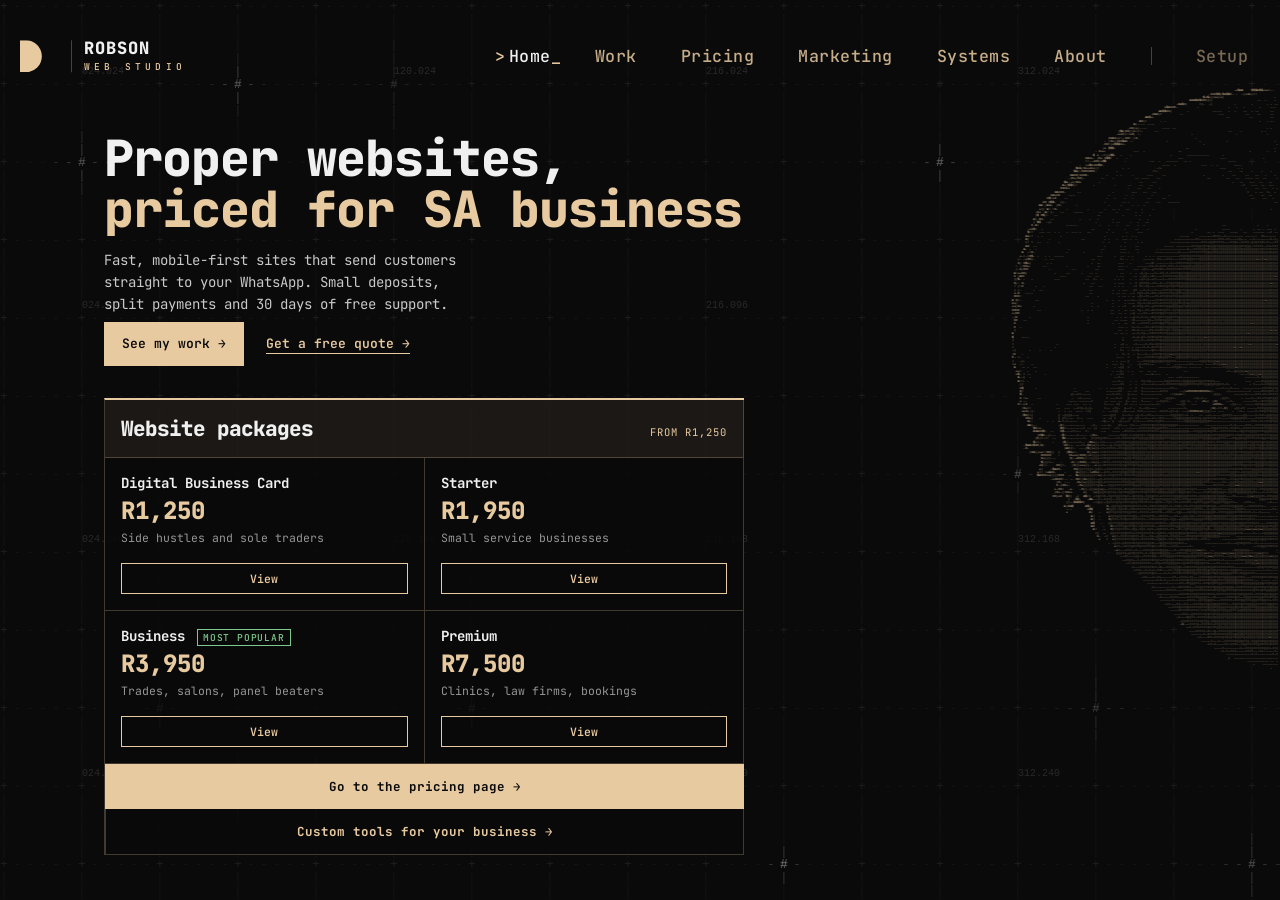
<file: index.html>
<!doctype html>
<html lang="en">
<head>
<meta charset="utf-8">
<meta name="viewport" content="width=device-width, initial-scale=1">
<title>Robson Web Studio — Websites for South African business</title>
<meta name="description" content="Fast, mobile-first websites for South African businesses. Packages from R1,250, split payments, free copywriting and 30 days of free support. Johannesburg.">
<link rel="canonical" href="https://robsonwebstudio.com/">
<meta property="og:type" content="website">
<meta property="og:site_name" content="Robson Web Studio">
<meta property="og:title" content="Robson Web Studio — Websites for South African business">
<meta property="og:description" content="Fast, mobile-first websites for South African businesses. Packages from R1,250, split payments, free copywriting and 30 days of free support. Johannesburg.">
<meta property="og:url" content="https://robsonwebstudio.com/">
<meta property="og:image" content="https://robsonwebstudio.com/img/og-studio.png">
<meta property="og:image:width" content="1200">
<meta property="og:image:height" content="630">
<meta property="og:image:alt" content="Robson Web Studio: Proper websites, priced for SA business">
<meta name="twitter:card" content="summary_large_image">
<meta name="twitter:image" content="https://robsonwebstudio.com/img/og-studio.png">
<meta name="theme-color" content="#0a0a0a">
<link rel="icon" type="image/svg+xml" href="img/favicon.svg?v=2">
<link rel="preconnect" href="https://fonts.googleapis.com">
<link rel="preconnect" href="https://fonts.gstatic.com" crossorigin>
<link href="https://fonts.googleapis.com/css2?family=JetBrains+Mono:wght@400..800&amp;display=swap" rel="stylesheet">
<link rel="stylesheet" href="css/style.css?v=187">
<script src="js/nav.js?v=14"></script>
<script type="application/ld+json">{
  "@context": "https://schema.org",
  "@type": "ProfessionalService",
  "name": "Robson Web Studio",
  "url": "https://robsonwebstudio.com/",
  "image": "https://robsonwebstudio.com/img/og-studio.png",
  "description": "Fast, mobile-first websites for South African businesses. Packages from R1,250, split payments, free copywriting and 30 days of free support.",
  "telephone": "+27844114748",
  "email": "darren@robsonwebstudio.com",
  "priceRange": "R1,250 - R7,500",
  "areaServed": {
    "@type": "Country",
    "name": "South Africa"
  },
  "address": {
    "@type": "PostalAddress",
    "addressLocality": "Johannesburg",
    "addressCountry": "ZA"
  },
  "founder": {
    "@type": "Person",
    "name": "Darren Robson"
  },
  "sameAs": [
    "https://github.com/darrenrosbon",
    "https://www.linkedin.com/in/darren-robson-215b77373/",
    "https://www.instagram.com/robsonwebstudio_/"
  ]
}</script>
</head>
<body>
<a class="skip-link" href="#main">Skip to content</a>

<section id="hero" data-page="home">
  <canvas id="c"></canvas>
  <header>
  <a class="site-mark" href="#hero" aria-label="Darren Robson — back to top">
    <img src="img/logo-mark.svg?v=4" width="37" height="31" alt="">
    <span class="site-mark-text" aria-hidden="true"><b>ROBSON</b><i>WEB STUDIO</i></span>
  </a>
  <div class="heading-wrap">
    <div class="hero-eyebrow">ROBSON WEB STUDIO</div>
    <h1 class="heading">Proper websites,<br><span class="heading-accent">priced for SA business</span></h1>
    <p class="hero-sub">Fast, mobile-first sites that send customers straight to your WhatsApp. Small deposits, split payments and 30 days of free support.</p>
    <div class="hero-actions">
      <a class="hero-work-btn" href="work.html">See my work &rarr;</a>
      <a class="hero-quote-link" href="pricing.html#quote">Get a free quote &rarr;</a>
    </div>
  </div>
  <nav class="byline top-nav" aria-label="Main">
    <a href="index.html" aria-current="page">Home</a><a href="work.html">Work</a><a href="pricing.html">Pricing</a><a href="ads.html">Marketing</a><a href="custom.html">Systems</a><a href="about.html">About</a><span class="nav-div" aria-hidden="true"></span><a class="nav-muted" href="setup-guide.html">Setup</a>
  </nav>
  </header>

  <main id="main" tabindex="-1">
  <div id="packages">
    <div class="cards offer-block">
      <div class="grid-head"><h2 class="heading2">Website packages</h2><span class="grid-meta">From R1,250</span></div>
      <div class="offer-cell"><div class="offer-name">Digital Business Card</div><div class="offer-price">R1,250</div><div class="offer-for">Side hustles and sole traders</div><a class="offer-add" href="pricing.html?view=Digital%20Business%20Card" aria-label="View the Digital Business Card package">View</a></div>
      <div class="offer-cell"><div class="offer-name">Starter</div><div class="offer-price">R1,950</div><div class="offer-for">Small service businesses</div><a class="offer-add" href="pricing.html?view=Starter" aria-label="View the Starter package">View</a></div>
      <div class="offer-cell"><div class="offer-name">Business <span class="offer-badge">Most popular</span></div><div class="offer-price">R3,950</div><div class="offer-for">Trades, salons, panel beaters</div><a class="offer-add" href="pricing.html?view=Business" aria-label="View the Business package">View</a></div>
      <div class="offer-cell"><div class="offer-name">Premium</div><div class="offer-price">R7,500</div><div class="offer-for">Clinics, law firms, bookings</div><a class="offer-add" href="pricing.html?view=Premium" aria-label="View the Premium package">View</a></div>
      <a class="offer-link" href="pricing.html">Go to the pricing page &rarr;</a>
      <a class="offer-link offer-link-alt" href="custom.html">Custom tools for your business &rarr;</a>
    </div>
  </div>

  </main>

  <div class="contact-modal-overlay" id="contactModalOverlay" hidden>
    <div class="contact-modal" id="contactModal" role="dialog" aria-modal="true" aria-labelledby="contactModalTitle">
      <div class="contact-modal-head">
        <span id="contactModalTitle">Contact me</span>
        <button class="contact-modal-close" type="button" aria-label="Close">
          <svg viewBox="0 0 24 24" fill="none" stroke="currentColor" stroke-width="2" stroke-linecap="round" aria-hidden="true"><path d="M6 6l12 12M18 6 6 18"/></svg>
        </button>
      </div>
      <ul class="contact-modal-list">
        <li>
          <svg viewBox="0 0 24 24" fill="none" stroke="currentColor" stroke-width="1.8" stroke-linecap="round" stroke-linejoin="round" aria-hidden="true"><rect x="3" y="5" width="18" height="14" rx="2"/><path d="m4 7 8 6 8-6"/></svg>
          <a href="mailto:darren@robsonwebstudio.com">darren@robsonwebstudio.com</a>
        </li>
        <li>
          <svg viewBox="0 0 24 24" width="24" height="24" fill="currentColor" aria-hidden="true"><path d="M12 .5C5.73.5.5 5.73.5 12c0 5.09 3.29 9.39 7.86 10.91.57.1.78-.25.78-.55 0-.27-.01-1.13-.02-2.05-3.2.7-3.88-1.36-3.88-1.36-.53-1.34-1.29-1.7-1.29-1.7-1.05-.72.08-.71.08-.71 1.17.08 1.78 1.2 1.78 1.2 1.03 1.77 2.71 1.26 3.37.96.1-.75.4-1.26.73-1.55-2.55-.29-5.23-1.28-5.23-5.7 0-1.26.45-2.29 1.19-3.09-.12-.29-.52-1.46.11-3.05 0 0 .97-.31 3.18 1.18a11.1 11.1 0 0 1 2.9-.39c.98.01 1.97.13 2.9.39 2.2-1.49 3.17-1.18 3.17-1.18.63 1.59.23 2.76.11 3.05.74.8 1.19 1.83 1.19 3.09 0 4.43-2.69 5.4-5.25 5.69.41.36.78 1.06.78 2.15 0 1.55-.01 2.8-.01 3.18 0 .3.2.66.79.55A10.52 10.52 0 0 0 23.5 12C23.5 5.73 18.27.5 12 .5Z"/></svg>
          <a href="https://github.com/darrenrosbon" target="_blank" rel="noopener noreferrer">github.com/darrenrosbon</a>
        </li>
        <li>
          <svg viewBox="0 0 24 24" width="24" height="24" fill="currentColor" aria-hidden="true"><path d="M20.45 20.45h-3.55v-5.57c0-1.33-.02-3.04-1.85-3.04-1.85 0-2.14 1.45-2.14 2.94v5.67H9.36V9h3.41v1.56h.05c.47-.9 1.63-1.85 3.36-1.85 3.59 0 4.26 2.36 4.26 5.44v6.3ZM5.34 7.43a2.06 2.06 0 1 1 0-4.12 2.06 2.06 0 0 1 0 4.12ZM7.12 20.45H3.56V9h3.56v11.45Z"/></svg>
          <a href="https://www.linkedin.com/in/darren-robson-215b77373/" target="_blank" rel="noopener noreferrer">linkedin.com/in/darren-robson</a>
        </li>
        <li>
          <svg viewBox="0 0 24 24" width="24" height="24" fill="currentColor" aria-hidden="true"><path fill-rule="evenodd" d="M7 2h10a5 5 0 0 1 5 5v10a5 5 0 0 1-5 5H7a5 5 0 0 1-5-5V7a5 5 0 0 1 5-5zm0 2a3 3 0 0 0-3 3v10a3 3 0 0 0 3 3h10a3 3 0 0 0 3-3V7a3 3 0 0 0-3-3H7zm5 3.5a4.5 4.5 0 1 1 0 9 4.5 4.5 0 0 1 0-9zm0 2a2.5 2.5 0 1 0 0 5 2.5 2.5 0 0 0 0-5zM17.5 5.5a1.2 1.2 0 1 1 0 2.4 1.2 1.2 0 0 1 0-2.4z"/></svg>
          <a href="https://www.instagram.com/robsonwebstudio_/" target="_blank" rel="noopener noreferrer">instagram.com/robsonwebstudio_</a>
        </li>
        <li>
          <svg viewBox="0 0 24 24" width="24" height="24" fill="currentColor" aria-hidden="true"><path d="M20.317 4.37a19.79 19.79 0 0 0-4.885-1.515.074.074 0 0 0-.079.037c-.21.375-.444.864-.608 1.25a18.27 18.27 0 0 0-5.487 0 12.64 12.64 0 0 0-.617-1.25.077.077 0 0 0-.079-.037A19.736 19.736 0 0 0 3.677 4.37a.07.07 0 0 0-.032.027C.533 9.046-.32 13.58.099 18.057a.082.082 0 0 0 .031.056 19.9 19.9 0 0 0 5.993 3.03.078.078 0 0 0 .084-.028c.462-.63.874-1.295 1.226-1.994a.076.076 0 0 0-.041-.106 13.107 13.107 0 0 1-1.872-.892.077.077 0 0 1-.008-.128c.126-.094.252-.192.372-.291a.074.074 0 0 1 .077-.01c3.928 1.793 8.18 1.793 12.062 0a.074.074 0 0 1 .078.01c.12.099.246.198.373.292a.077.077 0 0 1-.006.127c-.598.35-1.22.645-1.873.892a.076.076 0 0 0-.04.107c.36.698.772 1.362 1.225 1.993a.077.077 0 0 0 .084.028 19.84 19.84 0 0 0 6.002-3.03.077.077 0 0 0 .032-.055c.5-5.177-.838-9.674-3.549-13.66a.061.061 0 0 0-.031-.028ZM8.02 15.33c-1.183 0-2.157-1.085-2.157-2.419 0-1.333.955-2.418 2.157-2.418 1.21 0 2.176 1.094 2.157 2.418 0 1.334-.955 2.419-2.157 2.419Zm7.975 0c-1.183 0-2.157-1.085-2.157-2.419 0-1.333.955-2.418 2.157-2.418 1.21 0 2.176 1.094 2.157 2.418 0 1.334-.946 2.419-2.157 2.419Z"/></svg>
          <span><a href="https://discord.com/users/971722365669109780" target="_blank" rel="noopener noreferrer">Discord</a> <span class="contact-modal-hint">- darrencord</span></span>
        </li>
      </ul>
    </div>
  </div>
</section>


<script defer src="js/face-art.js?v=113"></script>
<script defer src="js/site.js?v=140"></script>
<script>
  (function () {
    // Mobile and desktop each have their own .copy-btn — wire up every one
    // found, not just the first.
    document.querySelectorAll('.copy-btn').forEach((btn) => {
      const iconCopy = btn.querySelector('.icon-copy');
      const iconCheck = btn.querySelector('.icon-check');
      let resetTimer = null;

      btn.addEventListener('click', async () => {
        const email = btn.dataset.email;
        try {
          await navigator.clipboard.writeText(email);
        } catch (err) {
          // Clipboard API needs a secure context (https/localhost) and can be
          // blocked by browser permissions — fall back to a manual copy via
          // a temporary offscreen textarea rather than silently doing nothing.
          const ta = document.createElement('textarea');
          ta.value = email;
          ta.style.position = 'fixed';
          ta.style.opacity = '0';
          document.body.appendChild(ta);
          ta.select();
          document.execCommand('copy');
          document.body.removeChild(ta);
        }
        btn.classList.add('copied');
        iconCopy.hidden = true;
        iconCheck.hidden = false;
        clearTimeout(resetTimer);
        resetTimer = setTimeout(() => {
          btn.classList.remove('copied');
          iconCopy.hidden = false;
          iconCheck.hidden = true;
        }, 1600);
      });
    });
  })();

  (function () {
    // Both the mobile and desktop icon rows have their own [i] trigger —
    // either one opens the same shared modal.
    const overlay = document.getElementById('contactModalOverlay');
    const closeBtn = overlay.querySelector('.contact-modal-close');
    let lastFocused = null;

    function openModal() {
      lastFocused = document.activeElement;
      overlay.hidden = false;
      closeBtn.focus();
      document.addEventListener('keydown', onKeydown);
    }
    function closeModal() {
      overlay.hidden = true;
      document.removeEventListener('keydown', onKeydown);
      if (lastFocused) lastFocused.focus();
    }
    function onKeydown(e) {
      if (e.key === 'Escape') closeModal();
    }

    document.querySelectorAll('.info-btn').forEach((btn) => {
      btn.addEventListener('click', (e) => {
        e.preventDefault(); // it's an <a href="#"> for sizing parity with its sibling icons, not real navigation
        openModal();
      });
    });
    closeBtn.addEventListener('click', closeModal);
    overlay.addEventListener('click', (e) => {
      if (e.target === overlay) closeModal(); // click on the backdrop, not the modal itself
    });
  })();
</script>
<script defer src="js/scrollbar.js?v=2"></script>
</body>
</html>
</file>
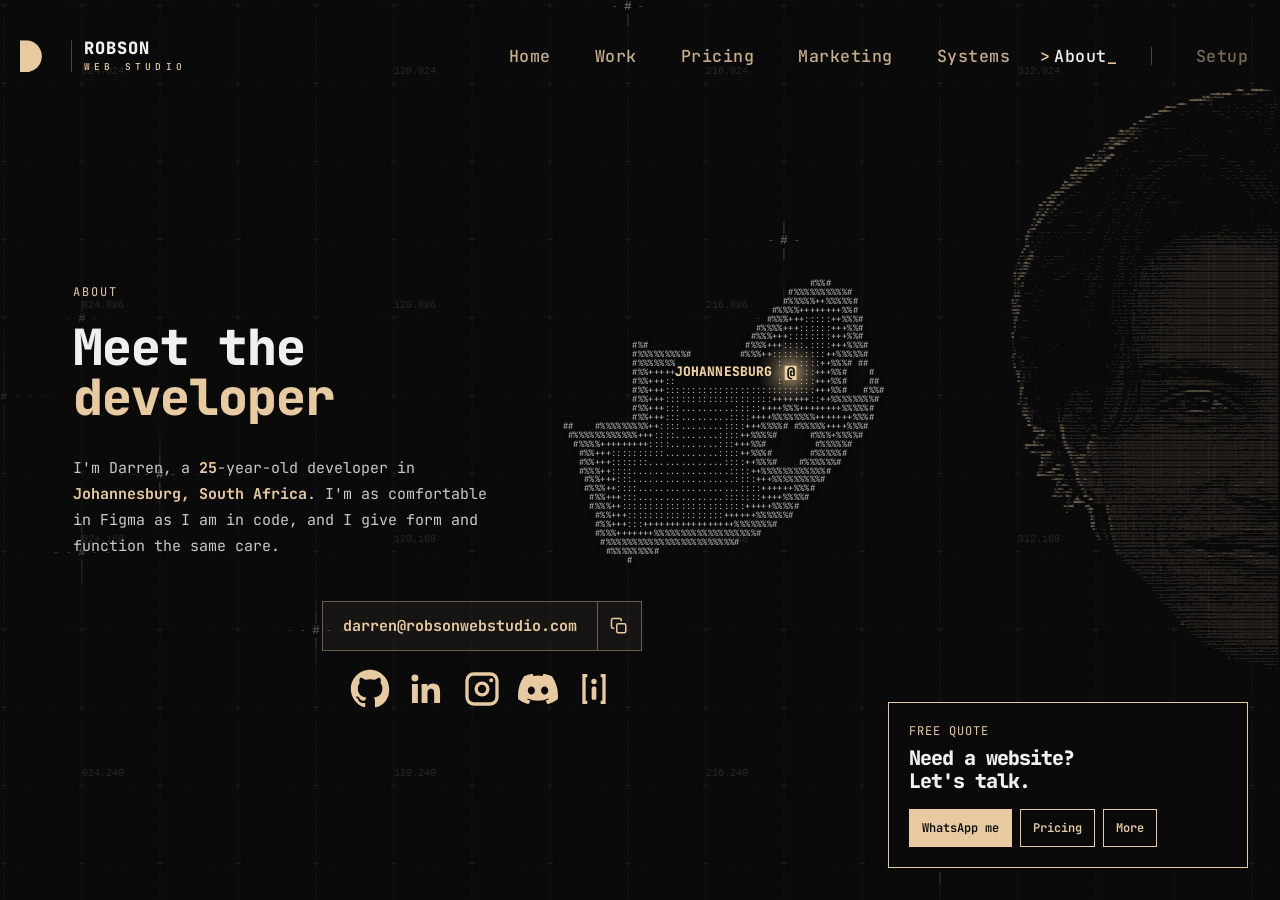
<file: about.html>
<!doctype html>
<html lang="en">
<head>
<meta charset="utf-8">
<meta name="viewport" content="width=device-width, initial-scale=1">
<title>About — Robson Web Studio</title>
<meta name="description" content="Meet Darren Robson, the developer behind Robson Web Studio in Johannesburg. Websites, chatbots and brand work for South African businesses.">
<link rel="canonical" href="https://robsonwebstudio.com/about.html">
<meta property="og:type" content="website">
<meta property="og:site_name" content="Robson Web Studio">
<meta property="og:title" content="About — Robson Web Studio">
<meta property="og:description" content="Meet Darren Robson, the developer behind Robson Web Studio in Johannesburg. Websites, chatbots and brand work for South African businesses.">
<meta property="og:url" content="https://robsonwebstudio.com/about.html">
<meta property="og:image" content="https://robsonwebstudio.com/img/og-studio.png">
<meta property="og:image:width" content="1200">
<meta property="og:image:height" content="630">
<meta property="og:image:alt" content="Robson Web Studio: Proper websites, priced for SA business">
<meta name="twitter:card" content="summary_large_image">
<meta name="twitter:image" content="https://robsonwebstudio.com/img/og-studio.png">
<meta name="theme-color" content="#0a0a0a">
<link rel="icon" type="image/svg+xml" href="img/favicon.svg?v=2">
<link rel="preconnect" href="https://fonts.googleapis.com">
<link rel="preconnect" href="https://fonts.gstatic.com" crossorigin>
<link href="https://fonts.googleapis.com/css2?family=JetBrains+Mono:wght@400..800&amp;display=swap" rel="stylesheet">
<link rel="stylesheet" href="css/style.css?v=187">
<script src="js/nav.js?v=14"></script>
</head>
<body>
<a class="skip-link" href="#main">Skip to content</a>

<section id="hero" data-page="about">
  <canvas id="c"></canvas>
  <header>
  <a class="site-mark" href="index.html" aria-label="Robson Web Studio, home">
    <img src="img/logo-mark.svg?v=4" width="37" height="31" alt="">
    <span class="site-mark-text" aria-hidden="true"><b>ROBSON</b><i>WEB STUDIO</i></span>
  </a>
  <div class="heading-wrap">
    <div class="hero-eyebrow">ROBSON WEB STUDIO</div>
  </div>
  <nav class="byline top-nav" aria-label="Main">
    <a href="index.html">Home</a><a href="work.html">Work</a><a href="pricing.html">Pricing</a><a href="ads.html">Marketing</a><a href="custom.html">Systems</a><a href="about.html" aria-current="page">About</a><span class="nav-div" aria-hidden="true"></span><a class="nav-muted" href="setup-guide.html">Setup</a>
  </nav>
  <aside class="cta-card" aria-labelledby="ctaTitle">
    <div class="cta-copy">
      <div class="cta-eyebrow">FREE QUOTE</div>
      <div class="cta-title" id="ctaTitle">Need a website? <br>Let's talk.</div>
    </div>
    <div class="cta-actions">
      <a class="cta-btn cta-btn-primary" href="https://wa.me/27844114748?text=Hi%20Darren%2C%20I%27d%20like%20a%20website%20quote" target="_blank" rel="noopener noreferrer">WhatsApp me</a>
      <a class="cta-btn cta-btn-ghost cta-btn-pricing" href="pricing.html">Pricing</a>
      <button class="cta-btn cta-btn-ghost info-btn" type="button" aria-haspopup="dialog" aria-controls="contactModal" aria-label="More contact options">More</button>
    </div>
  </aside>
  </header>

  <main id="main" tabindex="-1">
  <div id="about">
    <div class="about-eyebrow">ABOUT</div>
    <div class="guy-heading-row">
      <h1 class="guy-heading">Meet the <br class="force-break"><span class="heading-accent">developer</span></h1>
    </div>
    <div class="about-body">
      <p class="about-text">
        I'm Darren, a <span id="age"></span>-year-old developer in <span class="location">Johannesburg, South Africa</span>.
        I'm as comfortable in Figma as I am in code, and I give form and
        function the same care.
      </p>
      <canvas id="saMap" class="sa-map" width="372" height="320" role="img" aria-label="Map of South Africa with Johannesburg marked"></canvas>
    </div>
  </div>

  </main>

  <footer>
  <!-- Desktop only: centered in the empty space below the about section.
       Mobile has its own separate contact bar + icon row (in the
       heading row), hidden/shown per breakpoint in CSS. -->
  <div class="desktop-contact">
    <div class="contact-bar-desktop">
      <a class="contact-email-desktop" href="mailto:darren@robsonwebstudio.com">darren@robsonwebstudio.com</a>
      <button class="copy-btn" type="button" aria-label="Copy email address" data-email="darren@robsonwebstudio.com">
        <svg class="icon-copy" viewBox="0 0 24 24" fill="none" stroke="currentColor" stroke-width="2" stroke-linecap="round" stroke-linejoin="round" aria-hidden="true">
          <rect x="9" y="9" width="12" height="12" rx="2"></rect>
          <path d="M5 15H4a2 2 0 0 1-2-2V4a2 2 0 0 1 2-2h9a2 2 0 0 1 2 2v1"></path>
        </svg>
        <svg class="icon-check" viewBox="0 0 24 24" fill="none" stroke="currentColor" stroke-width="2" stroke-linecap="round" stroke-linejoin="round" aria-hidden="true" hidden>
          <path d="M20 6 9 17l-5-5"></path>
        </svg>
      </button>
    </div>
    <div class="social-row-desktop">
      <a class="social-icon-desktop" href="https://github.com/darrenrosbon" target="_blank" rel="noopener noreferrer" aria-label="GitHub">
        <svg viewBox="0 0 24 24" width="24" height="24" fill="currentColor" aria-hidden="true"><path d="M12 .5C5.73.5.5 5.73.5 12c0 5.09 3.29 9.39 7.86 10.91.57.1.78-.25.78-.55 0-.27-.01-1.13-.02-2.05-3.2.7-3.88-1.36-3.88-1.36-.53-1.34-1.29-1.7-1.29-1.7-1.05-.72.08-.71.08-.71 1.17.08 1.78 1.2 1.78 1.2 1.03 1.77 2.71 1.26 3.37.96.1-.75.4-1.26.73-1.55-2.55-.29-5.23-1.28-5.23-5.7 0-1.26.45-2.29 1.19-3.09-.12-.29-.52-1.46.11-3.05 0 0 .97-.31 3.18 1.18a11.1 11.1 0 0 1 2.9-.39c.98.01 1.97.13 2.9.39 2.2-1.49 3.17-1.18 3.17-1.18.63 1.59.23 2.76.11 3.05.74.8 1.19 1.83 1.19 3.09 0 4.43-2.69 5.4-5.25 5.69.41.36.78 1.06.78 2.15 0 1.55-.01 2.8-.01 3.18 0 .3.2.66.79.55A10.52 10.52 0 0 0 23.5 12C23.5 5.73 18.27.5 12 .5Z"/></svg>
      </a>
      <a class="social-icon-desktop" href="https://www.linkedin.com/in/darren-robson-215b77373/" target="_blank" rel="noopener noreferrer" aria-label="LinkedIn">
        <svg viewBox="0 0 24 24" width="24" height="24" fill="currentColor" aria-hidden="true"><path d="M20.45 20.45h-3.55v-5.57c0-1.33-.02-3.04-1.85-3.04-1.85 0-2.14 1.45-2.14 2.94v5.67H9.36V9h3.41v1.56h.05c.47-.9 1.63-1.85 3.36-1.85 3.59 0 4.26 2.36 4.26 5.44v6.3ZM5.34 7.43a2.06 2.06 0 1 1 0-4.12 2.06 2.06 0 0 1 0 4.12ZM7.12 20.45H3.56V9h3.56v11.45Z"/></svg>
      </a>
      <a class="social-icon-desktop" href="https://www.instagram.com/robsonwebstudio_/" target="_blank" rel="noopener noreferrer" aria-label="Instagram">
        <svg viewBox="0 0 24 24" width="24" height="24" fill="currentColor" aria-hidden="true"><path fill-rule="evenodd" d="M7 2h10a5 5 0 0 1 5 5v10a5 5 0 0 1-5 5H7a5 5 0 0 1-5-5V7a5 5 0 0 1 5-5zm0 2a3 3 0 0 0-3 3v10a3 3 0 0 0 3 3h10a3 3 0 0 0 3-3V7a3 3 0 0 0-3-3H7zm5 3.5a4.5 4.5 0 1 1 0 9 4.5 4.5 0 0 1 0-9zm0 2a2.5 2.5 0 1 0 0 5 2.5 2.5 0 0 0 0-5zM17.5 5.5a1.2 1.2 0 1 1 0 2.4 1.2 1.2 0 0 1 0-2.4z"/></svg>
      </a>
      <a class="social-icon-desktop" href="https://discord.com/users/971722365669109780" target="_blank" rel="noopener noreferrer" aria-label="Discord">
        <svg viewBox="0 0 24 24" width="24" height="24" fill="currentColor" aria-hidden="true"><path d="M20.317 4.37a19.79 19.79 0 0 0-4.885-1.515.074.074 0 0 0-.079.037c-.21.375-.444.864-.608 1.25a18.27 18.27 0 0 0-5.487 0 12.64 12.64 0 0 0-.617-1.25.077.077 0 0 0-.079-.037A19.736 19.736 0 0 0 3.677 4.37a.07.07 0 0 0-.032.027C.533 9.046-.32 13.58.099 18.057a.082.082 0 0 0 .031.056 19.9 19.9 0 0 0 5.993 3.03.078.078 0 0 0 .084-.028c.462-.63.874-1.295 1.226-1.994a.076.076 0 0 0-.041-.106 13.107 13.107 0 0 1-1.872-.892.077.077 0 0 1-.008-.128c.126-.094.252-.192.372-.291a.074.074 0 0 1 .077-.01c3.928 1.793 8.18 1.793 12.062 0a.074.074 0 0 1 .078.01c.12.099.246.198.373.292a.077.077 0 0 1-.006.127c-.598.35-1.22.645-1.873.892a.076.076 0 0 0-.04.107c.36.698.772 1.362 1.225 1.993a.077.077 0 0 0 .084.028 19.84 19.84 0 0 0 6.002-3.03.077.077 0 0 0 .032-.055c.5-5.177-.838-9.674-3.549-13.66a.061.061 0 0 0-.031-.028ZM8.02 15.33c-1.183 0-2.157-1.085-2.157-2.419 0-1.333.955-2.418 2.157-2.418 1.21 0 2.176 1.094 2.157 2.418 0 1.334-.955 2.419-2.157 2.419Zm7.975 0c-1.183 0-2.157-1.085-2.157-2.419 0-1.333.955-2.418 2.157-2.418 1.21 0 2.176 1.094 2.157 2.418 0 1.334-.946 2.419-2.157 2.419Z"/></svg>
      </a>
      <a class="social-icon-desktop info-btn" href="#" role="button" aria-haspopup="dialog" aria-controls="contactModal" aria-label="More contact options">
        <svg viewBox="0 0 24 24" width="24" height="24" fill="currentColor" aria-hidden="true">
          <path d="M8 3H5v18h3v-2H7V5h1V3z"/>
          <path d="M16 3h3v18h-3v-2h1V5h-1V3z"/>
          <circle cx="12" cy="7.5" r="1.6"/>
          <rect x="10.6" y="10.5" width="2.8" height="8" rx="1"/>
        </svg>
      </a>
    </div>
  </div>

  <div class="contact-bar">
    <a class="contact-email" href="mailto:darren@robsonwebstudio.com">darren@robsonwebstudio.com</a>
    <button class="copy-btn" type="button" aria-label="Copy email address" data-email="darren@robsonwebstudio.com">
      <svg class="icon-copy" viewBox="0 0 24 24" fill="none" stroke="currentColor" stroke-width="2" stroke-linecap="round" stroke-linejoin="round" aria-hidden="true">
        <rect x="9" y="9" width="12" height="12" rx="2"></rect>
        <path d="M5 15H4a2 2 0 0 1-2-2V4a2 2 0 0 1 2-2h9a2 2 0 0 1 2 2v1"></path>
      </svg>
      <svg class="icon-check" viewBox="0 0 24 24" fill="none" stroke="currentColor" stroke-width="2" stroke-linecap="round" stroke-linejoin="round" aria-hidden="true" hidden>
        <path d="M20 6 9 17l-5-5"></path>
      </svg>
    </button>
  </div>
  <div class="social-row-mobile">
      <a class="social-icon" href="https://github.com/darrenrosbon" target="_blank" rel="noopener noreferrer" aria-label="GitHub">
        <svg viewBox="0 0 24 24" width="24" height="24" fill="currentColor" aria-hidden="true"><path d="M12 .5C5.73.5.5 5.73.5 12c0 5.09 3.29 9.39 7.86 10.91.57.1.78-.25.78-.55 0-.27-.01-1.13-.02-2.05-3.2.7-3.88-1.36-3.88-1.36-.53-1.34-1.29-1.7-1.29-1.7-1.05-.72.08-.71.08-.71 1.17.08 1.78 1.2 1.78 1.2 1.03 1.77 2.71 1.26 3.37.96.1-.75.4-1.26.73-1.55-2.55-.29-5.23-1.28-5.23-5.7 0-1.26.45-2.29 1.19-3.09-.12-.29-.52-1.46.11-3.05 0 0 .97-.31 3.18 1.18a11.1 11.1 0 0 1 2.9-.39c.98.01 1.97.13 2.9.39 2.2-1.49 3.17-1.18 3.17-1.18.63 1.59.23 2.76.11 3.05.74.8 1.19 1.83 1.19 3.09 0 4.43-2.69 5.4-5.25 5.69.41.36.78 1.06.78 2.15 0 1.55-.01 2.8-.01 3.18 0 .3.2.66.79.55A10.52 10.52 0 0 0 23.5 12C23.5 5.73 18.27.5 12 .5Z"/></svg>
      </a>
      <a class="social-icon" href="https://www.linkedin.com/in/darren-robson-215b77373/" target="_blank" rel="noopener noreferrer" aria-label="LinkedIn">
        <svg viewBox="0 0 24 24" width="24" height="24" fill="currentColor" aria-hidden="true"><path d="M20.45 20.45h-3.55v-5.57c0-1.33-.02-3.04-1.85-3.04-1.85 0-2.14 1.45-2.14 2.94v5.67H9.36V9h3.41v1.56h.05c.47-.9 1.63-1.85 3.36-1.85 3.59 0 4.26 2.36 4.26 5.44v6.3ZM5.34 7.43a2.06 2.06 0 1 1 0-4.12 2.06 2.06 0 0 1 0 4.12ZM7.12 20.45H3.56V9h3.56v11.45Z"/></svg>
      </a>
      <a class="social-icon" href="https://www.instagram.com/robsonwebstudio_/" target="_blank" rel="noopener noreferrer" aria-label="Instagram">
        <svg viewBox="0 0 24 24" width="24" height="24" fill="currentColor" aria-hidden="true"><path fill-rule="evenodd" d="M7 2h10a5 5 0 0 1 5 5v10a5 5 0 0 1-5 5H7a5 5 0 0 1-5-5V7a5 5 0 0 1 5-5zm0 2a3 3 0 0 0-3 3v10a3 3 0 0 0 3 3h10a3 3 0 0 0 3-3V7a3 3 0 0 0-3-3H7zm5 3.5a4.5 4.5 0 1 1 0 9 4.5 4.5 0 0 1 0-9zm0 2a2.5 2.5 0 1 0 0 5 2.5 2.5 0 0 0 0-5zM17.5 5.5a1.2 1.2 0 1 1 0 2.4 1.2 1.2 0 0 1 0-2.4z"/></svg>
      </a>
      <a class="social-icon" href="https://discord.com/users/971722365669109780" target="_blank" rel="noopener noreferrer" aria-label="Discord">
        <svg viewBox="0 0 24 24" width="24" height="24" fill="currentColor" aria-hidden="true"><path d="M20.317 4.37a19.79 19.79 0 0 0-4.885-1.515.074.074 0 0 0-.079.037c-.21.375-.444.864-.608 1.25a18.27 18.27 0 0 0-5.487 0 12.64 12.64 0 0 0-.617-1.25.077.077 0 0 0-.079-.037A19.736 19.736 0 0 0 3.677 4.37a.07.07 0 0 0-.032.027C.533 9.046-.32 13.58.099 18.057a.082.082 0 0 0 .031.056 19.9 19.9 0 0 0 5.993 3.03.078.078 0 0 0 .084-.028c.462-.63.874-1.295 1.226-1.994a.076.076 0 0 0-.041-.106 13.107 13.107 0 0 1-1.872-.892.077.077 0 0 1-.008-.128c.126-.094.252-.192.372-.291a.074.074 0 0 1 .077-.01c3.928 1.793 8.18 1.793 12.062 0a.074.074 0 0 1 .078.01c.12.099.246.198.373.292a.077.077 0 0 1-.006.127c-.598.35-1.22.645-1.873.892a.076.076 0 0 0-.04.107c.36.698.772 1.362 1.225 1.993a.077.077 0 0 0 .084.028 19.84 19.84 0 0 0 6.002-3.03.077.077 0 0 0 .032-.055c.5-5.177-.838-9.674-3.549-13.66a.061.061 0 0 0-.031-.028ZM8.02 15.33c-1.183 0-2.157-1.085-2.157-2.419 0-1.333.955-2.418 2.157-2.418 1.21 0 2.176 1.094 2.157 2.418 0 1.334-.955 2.419-2.157 2.419Zm7.975 0c-1.183 0-2.157-1.085-2.157-2.419 0-1.333.955-2.418 2.157-2.418 1.21 0 2.176 1.094 2.157 2.418 0 1.334-.946 2.419-2.157 2.419Z"/></svg>
      </a>
      <a class="social-icon info-btn" href="#" role="button" aria-haspopup="dialog" aria-controls="contactModal" aria-label="More contact options">
        <svg viewBox="0 0 24 24" width="24" height="24" fill="currentColor" aria-hidden="true">
          <path d="M8 3H5v18h3v-2H7V5h1V3z"/>
          <path d="M16 3h3v18h-3v-2h1V5h-1V3z"/>
          <circle cx="12" cy="7.5" r="1.6"/>
          <rect x="10.6" y="10.5" width="2.8" height="8" rx="1"/>
        </svg>
      </a>
  </div>

  </footer>

  <div class="contact-modal-overlay" id="contactModalOverlay" hidden>
    <div class="contact-modal" id="contactModal" role="dialog" aria-modal="true" aria-labelledby="contactModalTitle">
      <div class="contact-modal-head">
        <span id="contactModalTitle">Contact me</span>
        <button class="contact-modal-close" type="button" aria-label="Close">
          <svg viewBox="0 0 24 24" fill="none" stroke="currentColor" stroke-width="2" stroke-linecap="round" aria-hidden="true"><path d="M6 6l12 12M18 6 6 18"/></svg>
        </button>
      </div>
      <ul class="contact-modal-list">
        <li>
          <svg viewBox="0 0 24 24" fill="none" stroke="currentColor" stroke-width="1.8" stroke-linecap="round" stroke-linejoin="round" aria-hidden="true"><rect x="3" y="5" width="18" height="14" rx="2"/><path d="m4 7 8 6 8-6"/></svg>
          <a href="mailto:darren@robsonwebstudio.com">darren@robsonwebstudio.com</a>
        </li>
        <li>
          <svg viewBox="0 0 24 24" width="24" height="24" fill="currentColor" aria-hidden="true"><path d="M12 .5C5.73.5.5 5.73.5 12c0 5.09 3.29 9.39 7.86 10.91.57.1.78-.25.78-.55 0-.27-.01-1.13-.02-2.05-3.2.7-3.88-1.36-3.88-1.36-.53-1.34-1.29-1.7-1.29-1.7-1.05-.72.08-.71.08-.71 1.17.08 1.78 1.2 1.78 1.2 1.03 1.77 2.71 1.26 3.37.96.1-.75.4-1.26.73-1.55-2.55-.29-5.23-1.28-5.23-5.7 0-1.26.45-2.29 1.19-3.09-.12-.29-.52-1.46.11-3.05 0 0 .97-.31 3.18 1.18a11.1 11.1 0 0 1 2.9-.39c.98.01 1.97.13 2.9.39 2.2-1.49 3.17-1.18 3.17-1.18.63 1.59.23 2.76.11 3.05.74.8 1.19 1.83 1.19 3.09 0 4.43-2.69 5.4-5.25 5.69.41.36.78 1.06.78 2.15 0 1.55-.01 2.8-.01 3.18 0 .3.2.66.79.55A10.52 10.52 0 0 0 23.5 12C23.5 5.73 18.27.5 12 .5Z"/></svg>
          <a href="https://github.com/darrenrosbon" target="_blank" rel="noopener noreferrer">github.com/darrenrosbon</a>
        </li>
        <li>
          <svg viewBox="0 0 24 24" width="24" height="24" fill="currentColor" aria-hidden="true"><path d="M20.45 20.45h-3.55v-5.57c0-1.33-.02-3.04-1.85-3.04-1.85 0-2.14 1.45-2.14 2.94v5.67H9.36V9h3.41v1.56h.05c.47-.9 1.63-1.85 3.36-1.85 3.59 0 4.26 2.36 4.26 5.44v6.3ZM5.34 7.43a2.06 2.06 0 1 1 0-4.12 2.06 2.06 0 0 1 0 4.12ZM7.12 20.45H3.56V9h3.56v11.45Z"/></svg>
          <a href="https://www.linkedin.com/in/darren-robson-215b77373/" target="_blank" rel="noopener noreferrer">linkedin.com/in/darren-robson</a>
        </li>
        <li>
          <svg viewBox="0 0 24 24" width="24" height="24" fill="currentColor" aria-hidden="true"><path fill-rule="evenodd" d="M7 2h10a5 5 0 0 1 5 5v10a5 5 0 0 1-5 5H7a5 5 0 0 1-5-5V7a5 5 0 0 1 5-5zm0 2a3 3 0 0 0-3 3v10a3 3 0 0 0 3 3h10a3 3 0 0 0 3-3V7a3 3 0 0 0-3-3H7zm5 3.5a4.5 4.5 0 1 1 0 9 4.5 4.5 0 0 1 0-9zm0 2a2.5 2.5 0 1 0 0 5 2.5 2.5 0 0 0 0-5zM17.5 5.5a1.2 1.2 0 1 1 0 2.4 1.2 1.2 0 0 1 0-2.4z"/></svg>
          <a href="https://www.instagram.com/robsonwebstudio_/" target="_blank" rel="noopener noreferrer">instagram.com/robsonwebstudio_</a>
        </li>
        <li>
          <svg viewBox="0 0 24 24" width="24" height="24" fill="currentColor" aria-hidden="true"><path d="M20.317 4.37a19.79 19.79 0 0 0-4.885-1.515.074.074 0 0 0-.079.037c-.21.375-.444.864-.608 1.25a18.27 18.27 0 0 0-5.487 0 12.64 12.64 0 0 0-.617-1.25.077.077 0 0 0-.079-.037A19.736 19.736 0 0 0 3.677 4.37a.07.07 0 0 0-.032.027C.533 9.046-.32 13.58.099 18.057a.082.082 0 0 0 .031.056 19.9 19.9 0 0 0 5.993 3.03.078.078 0 0 0 .084-.028c.462-.63.874-1.295 1.226-1.994a.076.076 0 0 0-.041-.106 13.107 13.107 0 0 1-1.872-.892.077.077 0 0 1-.008-.128c.126-.094.252-.192.372-.291a.074.074 0 0 1 .077-.01c3.928 1.793 8.18 1.793 12.062 0a.074.074 0 0 1 .078.01c.12.099.246.198.373.292a.077.077 0 0 1-.006.127c-.598.35-1.22.645-1.873.892a.076.076 0 0 0-.04.107c.36.698.772 1.362 1.225 1.993a.077.077 0 0 0 .084.028 19.84 19.84 0 0 0 6.002-3.03.077.077 0 0 0 .032-.055c.5-5.177-.838-9.674-3.549-13.66a.061.061 0 0 0-.031-.028ZM8.02 15.33c-1.183 0-2.157-1.085-2.157-2.419 0-1.333.955-2.418 2.157-2.418 1.21 0 2.176 1.094 2.157 2.418 0 1.334-.955 2.419-2.157 2.419Zm7.975 0c-1.183 0-2.157-1.085-2.157-2.419 0-1.333.955-2.418 2.157-2.418 1.21 0 2.176 1.094 2.157 2.418 0 1.334-.946 2.419-2.157 2.419Z"/></svg>
          <span><a href="https://discord.com/users/971722365669109780" target="_blank" rel="noopener noreferrer">Discord</a> <span class="contact-modal-hint">- darrencord</span></span>
        </li>
      </ul>
    </div>
  </div>
</section>


<script defer src="js/face-art.js?v=113"></script>
<script defer src="js/site.js?v=140"></script>
<script defer src="js/sa-map.js?v=113"></script>
<script>
  // Computed on load, not hardcoded, so it stays correct without upkeep.
  (function () {
    const birthDate = new Date(2001, 5, 30); // June 30, 2001 (month is 0-indexed)
    const today = new Date();
    let age = today.getFullYear() - birthDate.getFullYear();
    const hasHadBirthdayThisYear =
      today.getMonth() > birthDate.getMonth() ||
      (today.getMonth() === birthDate.getMonth() && today.getDate() >= birthDate.getDate());
    if (!hasHadBirthdayThisYear) age--;
    document.getElementById('age').textContent = age;
  })();

  (function () {
    // Mobile and desktop each have their own .copy-btn — wire up every one
    // found, not just the first.
    document.querySelectorAll('.copy-btn').forEach((btn) => {
      const iconCopy = btn.querySelector('.icon-copy');
      const iconCheck = btn.querySelector('.icon-check');
      let resetTimer = null;

      btn.addEventListener('click', async () => {
        const email = btn.dataset.email;
        try {
          await navigator.clipboard.writeText(email);
        } catch (err) {
          // Clipboard API needs a secure context (https/localhost) and can be
          // blocked by browser permissions — fall back to a manual copy via
          // a temporary offscreen textarea rather than silently doing nothing.
          const ta = document.createElement('textarea');
          ta.value = email;
          ta.style.position = 'fixed';
          ta.style.opacity = '0';
          document.body.appendChild(ta);
          ta.select();
          document.execCommand('copy');
          document.body.removeChild(ta);
        }
        btn.classList.add('copied');
        iconCopy.hidden = true;
        iconCheck.hidden = false;
        clearTimeout(resetTimer);
        resetTimer = setTimeout(() => {
          btn.classList.remove('copied');
          iconCopy.hidden = false;
          iconCheck.hidden = true;
        }, 1600);
      });
    });
  })();

  (function () {
    // Both the mobile and desktop icon rows have their own [i] trigger —
    // either one opens the same shared modal.
    const overlay = document.getElementById('contactModalOverlay');
    const closeBtn = overlay.querySelector('.contact-modal-close');
    let lastFocused = null;

    function openModal() {
      lastFocused = document.activeElement;
      overlay.hidden = false;
      closeBtn.focus();
      document.addEventListener('keydown', onKeydown);
    }
    function closeModal() {
      overlay.hidden = true;
      document.removeEventListener('keydown', onKeydown);
      if (lastFocused) lastFocused.focus();
    }
    function onKeydown(e) {
      if (e.key === 'Escape') closeModal();
    }

    document.querySelectorAll('.info-btn').forEach((btn) => {
      btn.addEventListener('click', (e) => {
        e.preventDefault(); // it's an <a href="#"> for sizing parity with its sibling icons, not real navigation
        openModal();
      });
    });
    closeBtn.addEventListener('click', closeModal);
    overlay.addEventListener('click', (e) => {
      if (e.target === overlay) closeModal(); // click on the backdrop, not the modal itself
    });
  })();
</script>
<script defer src="js/scrollbar.js?v=2"></script>
</body>
</html>
</file>
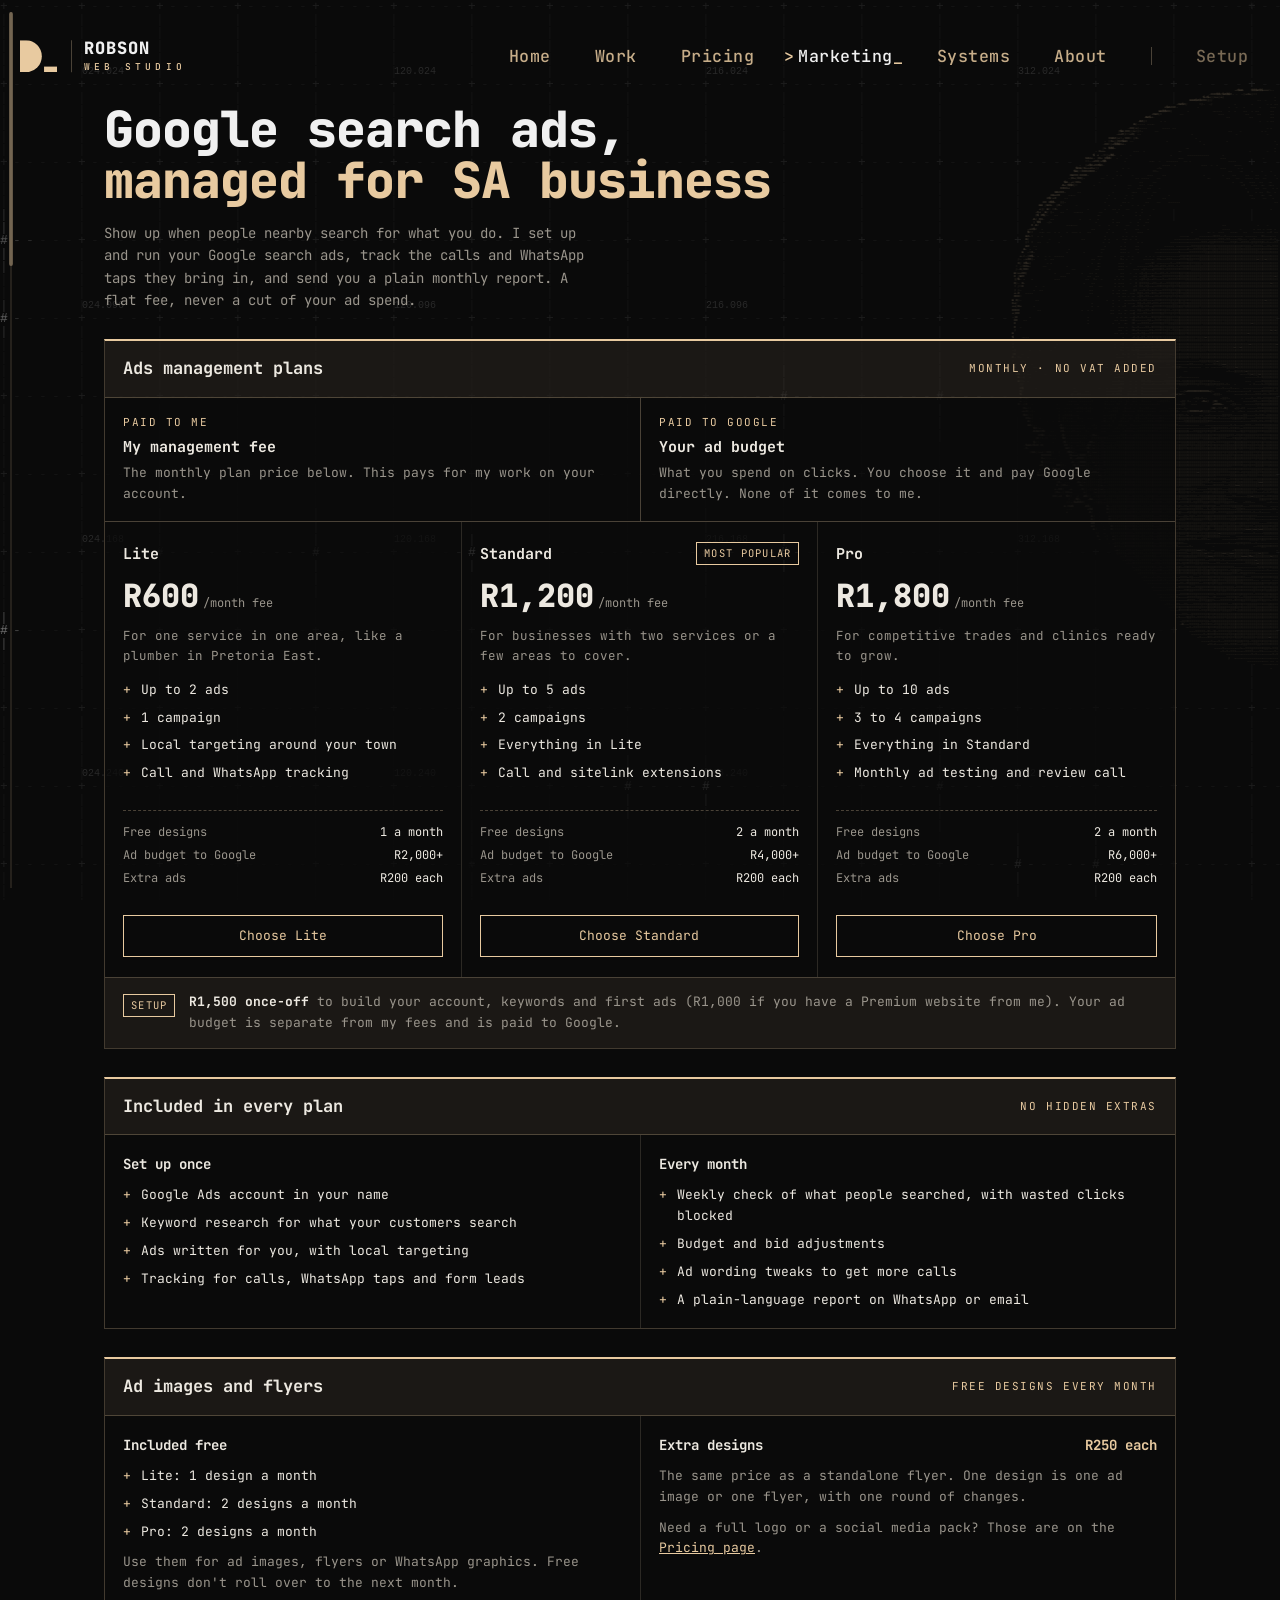
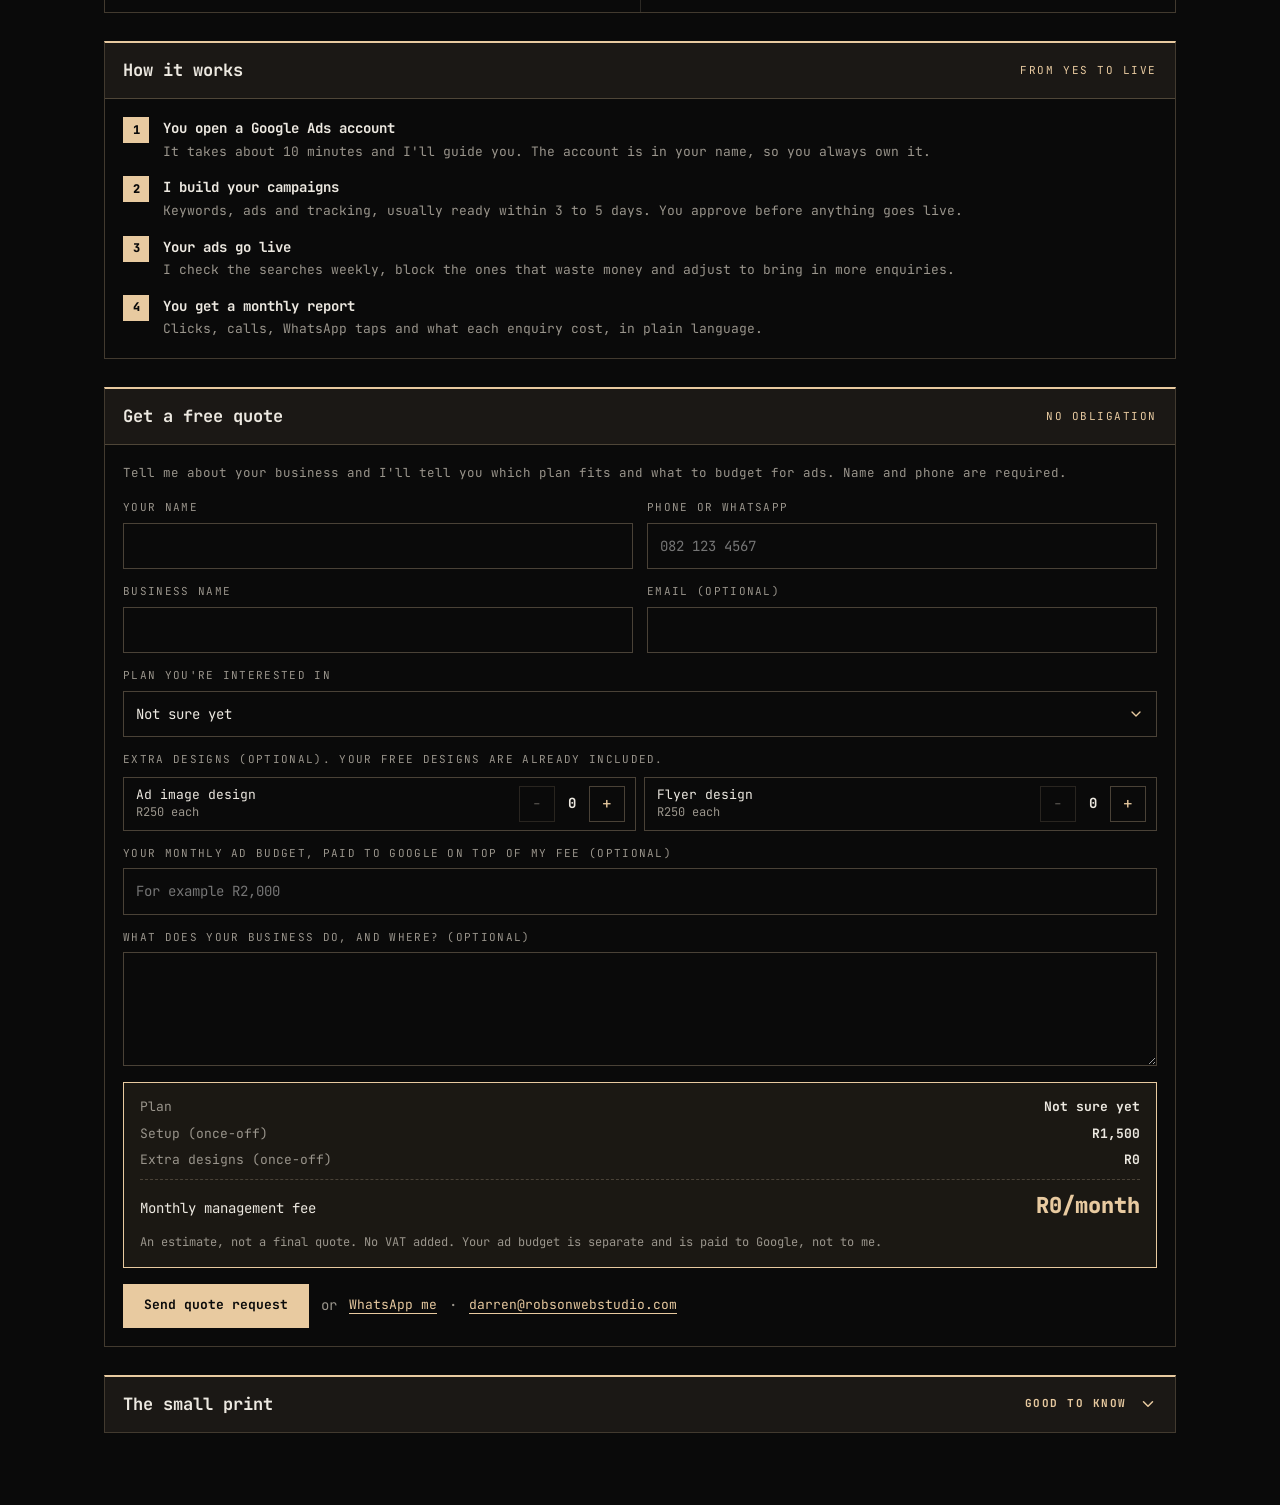
<file: ads.html>
<!doctype html>
<html lang="en">
<head>
<meta charset="utf-8">
<meta name="viewport" content="width=device-width, initial-scale=1, viewport-fit=cover">
<title>Google Ads — Robson Web Studio</title>
<meta name="description" content="Google search ads management for South African businesses from R600 a month. Flat fee, no percentage of your ad spend, and the account stays in your name.">
<link rel="canonical" href="https://robsonwebstudio.com/ads.html">
<meta property="og:type" content="website">
<meta property="og:site_name" content="Robson Web Studio">
<meta property="og:title" content="Google Ads — Robson Web Studio">
<meta property="og:description" content="Google search ads management from R600 a month. Flat fee, no percentage of your ad spend.">
<meta property="og:url" content="https://robsonwebstudio.com/ads.html">
<meta property="og:image" content="https://robsonwebstudio.com/img/og-studio.png">
<meta property="og:image:width" content="1200">
<meta property="og:image:height" content="630">
<meta property="og:image:alt" content="Robson Web Studio: Proper websites, priced for SA business">
<meta name="twitter:card" content="summary_large_image">
<meta name="twitter:image" content="https://robsonwebstudio.com/img/og-studio.png">
<meta name="theme-color" content="#0a0a0a">
<link rel="icon" type="image/svg+xml" href="img/favicon.svg?v=2">
<link rel="preconnect" href="https://fonts.googleapis.com">
<link rel="preconnect" href="https://fonts.gstatic.com" crossorigin>
<link rel="stylesheet" href="https://fonts.googleapis.com/css2?family=JetBrains+Mono:wght@400;500;700;800&display=swap">
<style>
/* Layout: one column of terminal-style panels (header strip + body), matching robsonwebstudio.com.
   Single dark look by choice: it is the studio's brand. */
:root {
  --bg: #0a0a0a;
  --panel: rgba(10, 10, 10, .7);
  --panel-head: rgba(232, 202, 160, .08);
  --line: #2c2924;
  --line-strong: #4a4237;
  --fg: #ede9e1;
  --muted: #9a958c;
  --gold: #e8caa0;
  --on-gold: #0a0a0a;
  --green: #7ec98f;
  --mono: "JetBrains Mono", ui-monospace, "Cascadia Mono", Consolas, monospace;
  color-scheme: dark;
}
* { box-sizing: border-box; }
html { scrollbar-width: none; }
html::-webkit-scrollbar { display: none; width: 0; height: 0; }
body {
  margin: 0;
  background: var(--bg);
  color: var(--fg);
  font-family: var(--mono);
  font-size: 14px;
  line-height: 1.6;
}
.wrap { max-width: 1200px; margin: 0 auto; padding-inline: 64px; padding-block: 48px 72px; display: grid; gap: 28px; }
a { color: var(--gold); }
:focus-visible { outline: 2px solid var(--gold); outline-offset: 2px; }

/* Site nav: same as the home page */
.skip-link { position: absolute; left: -9999px; top: 8px; background: var(--bg); color: var(--gold); border: 1px solid var(--gold); padding: 8px 12px; z-index: 100; font-weight: 700; font-size: 13px; text-decoration: none; }
.skip-link:focus { left: 12px; top: 12px; }
.site-head { height: 0; }
.site-mark { position: absolute; top: 56px; transform: translateY(-50%); left: 20px; z-index: 6; display: block; line-height: 0; transition: opacity .15s ease; }
.site-mark img { display: block; }
.site-mark:hover { opacity: .8; }
.site-mark { display: flex; align-items: center; gap: 14px; text-decoration: none; }
.site-mark img { height: 31.5px; width: auto; }
@media (max-width: 700px) { .site-mark img { box-sizing: content-box; width: 18.8px; height: 16px; padding: 6px 4.6px; } }
.site-mark-text { display: block; line-height: 1; border-left: 1px solid #4a4237; padding-left: 12px; font-family: 'JetBrains Mono', monospace; text-align: left; }
.site-mark-text b { display: block; color: #f0f0f0; font-weight: 800; font-size: 17px; letter-spacing: 1px; }
.site-mark-text i { display: block; color: #e8caa0; font-style: normal; font-weight: 500; font-size: 9.5px; letter-spacing: 4.2px; margin-top: 5px; white-space: nowrap; }
@media (max-width: 700px) { .site-mark-text { display: none; } }
.byline { position: absolute; top: 56px; transform: translateY(-50%); right: 32px; z-index: 5; color: var(--gold); font-weight: 500; font-size: clamp(13px, 1.3vw, 18px); letter-spacing: .5px; text-align: right; line-height: normal; }
.top-nav { display: flex; gap: 6px 18px; align-items: center; }
.top-nav a { color: var(--gold); text-decoration: none; opacity: .85; }
.top-nav a:hover { opacity: 1; text-decoration: underline; text-underline-offset: 4px; }
.top-nav a[aria-current="page"] { opacity: 1; text-decoration: underline; text-underline-offset: 6px; text-decoration-thickness: 1px; }
.nav-div { display: none; }
@media (min-width: 701px) {
  .top-nav { gap: 6px clamp(12px, calc((100vw - 255px - 26.2 * clamp(13px, 1.3vw, 18px)) / 7), 44px); }
  .top-nav .nav-div { display: block; width: 1px; height: 18px; background: #4a4237; }
  .top-nav a.nav-muted { opacity: .5; }
  .top-nav a.nav-muted:hover { opacity: 1; }
  .top-nav a[aria-current="page"] { position: relative; color: #f0f0f0; opacity: 1; text-decoration: none; }
  .top-nav a[aria-current="page"]::before { content: ">"; position: absolute; left: -14px; color: #e8caa0; }
  .top-nav a[aria-current="page"]::after { content: "_"; position: absolute; right: -11px; color: #e8caa0; animation: nav-blink 1.1s steps(1) infinite; }
}
@keyframes nav-blink { 0%, 45% { opacity: 1; } 50%, 95% { opacity: 0; } }
@media (prefers-reduced-motion: reduce) { .top-nav a[aria-current="page"]::after { animation: none; } }
@media (max-width: 700px) { .site-mark { top: 34px; } .byline { top: 34px; right: 16px; font-size: 11px; } .top-nav { gap: 4px 12px; } }

/* Hero */
@media (min-width: 701px) { .eyebrow { visibility: hidden; } }
.eyebrow { color: var(--gold); font-size: 12px; line-height: normal; letter-spacing: 2px; font-weight: 500; text-transform: uppercase; margin: 0 0 40px; }
/* Same headline scale and eyebrow gap as the Home, Work and About pages */
h1 { color: #f0f0f0; font-size: clamp(26px, 3.9vw, 60px); line-height: 1.02; margin: 0; font-weight: 800; letter-spacing: -1px; text-wrap: balance; }
h1 span { color: var(--gold); }
.lede { color: var(--muted); max-width: 62ch; margin: 16px 0 0; }

/* Panels */
canvas#c { display: block; position: fixed; top: 0; left: 0; z-index: 0; pointer-events: none; }
.wrap { position: relative; z-index: 5; }
.site-head { position: relative; z-index: 20; }
.panel { border: 1px solid rgba(232, 202, 160, .25); border-top: 2px solid var(--gold); background: var(--panel); }
.panel > header {
  display: flex; justify-content: space-between; align-items: center; gap: 12px; flex-wrap: wrap;
  padding: 14px 18px; background: var(--panel-head); border-bottom: 1px solid rgba(232, 202, 160, .25);
}
.panel > header h2 { margin: 0; font-size: 17px; font-weight: 700; }
.tag { font-size: 11px; letter-spacing: .14em; text-transform: uppercase; color: var(--gold); }
.panel-body { padding: 18px; }
.note { color: var(--muted); font-size: 12.5px; margin: 0; }

/* Package grid */
.grid { display: grid; grid-template-columns: repeat(4, minmax(0, 1fr)); }
.pkg { padding: 20px 18px; border-right: 1px solid var(--line); display: flex; flex-direction: column; gap: 14px; min-width: 0; position: relative; }
.pkg:last-child { border-right: 0; }
.pkg-top { display: flex; justify-content: space-between; align-items: center; gap: 8px; min-height: 24px; }
.pkg h3 { margin: 0; font-size: 15px; font-weight: 700; }
.badge { font-size: 10.5px; letter-spacing: .12em; text-transform: uppercase; padding: 2px 7px; border: 1px solid var(--green); color: var(--green); white-space: nowrap; }
.badge.gold { border-color: var(--gold); color: var(--gold); }
.price { font-size: 32px; font-weight: 800; line-height: 1; font-variant-numeric: tabular-nums; }
.price small { font-size: 12px; font-weight: 400; color: var(--muted); margin-left: 4px; }
.for { color: var(--muted); font-size: 12.5px; margin: 0; min-height: 40px; }
.feats { list-style: none; margin: 0; padding: 0; display: grid; align-content: start; gap: 7px; font-size: 13px; flex: 1; }
.feats li { padding-left: 18px; position: relative; }
.feats li::before { content: "+"; position: absolute; left: 0; color: var(--gold); }
.meta { display: grid; grid-template-columns: auto 1fr; gap: 4px 12px; font-size: 12px; color: var(--muted); border-top: 1px dashed var(--line-strong); padding-top: 12px; }
.meta dd { margin: 0; color: var(--fg); text-align: right; font-variant-numeric: tabular-nums; }
.splits { display: grid; grid-template-columns: 1fr auto; gap: 6px 12px; margin: 0; padding: 10px 12px; border: 1px solid var(--line-strong); font-size: 12.5px; color: var(--muted); font-variant-numeric: tabular-nums; }
.splits dt { margin: 0; }
.splits dd { margin: 0; text-align: right; color: var(--fg); }
.splits dd.first { color: var(--gold); font-weight: 700; font-size: 14px; }
.deposit { border: 1px solid var(--line-strong); padding: 10px 12px; font-size: 12.5px; display: flex; justify-content: space-between; align-items: baseline; gap: 4px 10px; flex-wrap: wrap; color: var(--muted); }
.deposit strong { color: var(--gold); font-size: 14px; font-variant-numeric: tabular-nums; }

.support { display: flex; align-items: flex-start; gap: 14px; padding: 14px 18px; border-top: 1px solid var(--line-strong); background: var(--panel-head); }
.support p { margin: 0; font-size: 13px; color: var(--muted); min-width: 0; }
.support strong { color: var(--fg); }
.support .badge { margin-top: 2px; }
@media (max-width: 600px) { .support { flex-direction: column; gap: 8px; } }

.add-quote { width: 100%; min-height: 40px; transition: background-color .2s ease, color .2s ease; }
.add-quote[aria-pressed="true"] { background: var(--gold); color: var(--on-gold); font-weight: 700; }
.add-quote[aria-pressed="true"]::before { content: "\2713\00a0"; }

/* Accordion (small print) */
.acc-h { margin: 0; font-size: inherit; }
.acc-btn { font: inherit; color: var(--fg); width: 100%; display: flex; justify-content: space-between; align-items: center; gap: 12px; flex-wrap: wrap; padding: 14px 18px; background: var(--panel-head); border: 0; cursor: pointer; text-align: left; transition: background-color .2s ease; }
.acc-btn:hover { background: rgba(232, 202, 160, .14); }
.acc-btn:focus-visible { outline: 2px solid var(--gold); outline-offset: -2px; }
.acc-title { font-size: 17px; font-weight: 700; }
.acc-meta { display: inline-flex; align-items: center; gap: 12px; }
.acc-chev { width: 18px; height: 18px; color: var(--gold); flex: none; transition: transform .25s cubic-bezier(.4, 0, .2, 1); }
.acc-btn[aria-expanded="true"] .acc-chev { transform: rotate(180deg); }
.acc-btn[aria-expanded="true"] { border-bottom: 1px solid var(--line-strong); }
.acc-wrap { display: grid; grid-template-rows: 0fr; visibility: hidden; transition: grid-template-rows .3s cubic-bezier(.4, 0, .2, 1), visibility 0s linear .3s; }
.acc-wrap.open { grid-template-rows: 1fr; visibility: visible; transition: grid-template-rows .3s cubic-bezier(.4, 0, .2, 1), visibility 0s; }
.acc-inner { overflow: hidden; min-height: 0; }

.pkg.highlight { box-shadow: inset 0 0 0 2px var(--gold); background: rgba(27, 24, 19, .8); animation: pkgPulse 1.4s ease-out 1; }
@keyframes pkgPulse { 0% { box-shadow: inset 0 0 0 2px var(--gold), 0 0 0 0 rgba(232, 202, 160, .55); } 100% { box-shadow: inset 0 0 0 2px var(--gold), 0 0 0 18px rgba(232, 202, 160, 0); } }
@media (prefers-reduced-motion: reduce) { .pkg.highlight { animation: none; } }

/* Tables */
.table-scroll { overflow-x: auto; }
table { width: 100%; border-collapse: collapse; font-size: 13px; font-variant-numeric: tabular-nums; }
th, td { text-align: left; padding: 11px 18px; border-bottom: 1px solid var(--line); vertical-align: top; }
th { font-size: 11px; letter-spacing: .14em; text-transform: uppercase; color: var(--muted); font-weight: 500; background: var(--panel); }
tr:last-child td { border-bottom: 0; }
td.num { white-space: nowrap; }
td .sub { display: block; color: var(--muted); font-size: 12px; }
.gold-t { color: var(--gold); }

/* Two-column sections */
.duo { display: grid; grid-template-columns: repeat(2, minmax(0, 1fr)); }
.duo > div { padding: 18px; display: grid; gap: 10px; align-content: start; min-width: 0; }
.duo > div + div { border-left: 1px solid var(--line); }
.duo h3 { margin: 0; font-size: 14px; display: flex; justify-content: space-between; gap: 10px; flex-wrap: wrap; }
.duo h3 .gold-t { font-variant-numeric: tabular-nums; }
.duo p { margin: 0; color: var(--muted); font-size: 13px; }


.fine { list-style: none; margin: 0; padding: 0; display: grid; gap: 10px; font-size: 13px; }
.fine li { padding-left: 22px; position: relative; color: var(--fg); }
.fine li::before { content: "//"; position: absolute; left: 0; color: var(--gold); }

/* Quote form */
.qform { padding: 18px; display: grid; gap: 16px; }
.qgrid { display: grid; grid-template-columns: repeat(2, minmax(0, 1fr)); gap: 14px; }
.field { display: grid; gap: 6px; min-width: 0; }
.field.wide { grid-column: 1 / -1; }
.field label { font-size: 11px; letter-spacing: .12em; text-transform: uppercase; color: var(--muted); }
.field input, .field select, .field textarea {
  font: inherit; font-size: 14px; color: var(--fg); background: var(--bg); border: 1px solid var(--line-strong);
  border-radius: 0; padding: 11px 12px; width: 100%; min-width: 0;
}
.field textarea { resize: vertical; min-height: 96px; }
.field input:focus, .field select:focus, .field textarea:focus { outline: 2px solid var(--gold); outline-offset: 1px; border-color: var(--gold); }
.field .bad { border-color: #e07a7a; }

/* Custom dropdown (built from the native select by JS; the select stays as the form value) */
.dd { position: relative; }
.dd-ready select { position: absolute; width: 1px; height: 1px; opacity: 0; pointer-events: none; }
.dd-btn { font: inherit; font-size: 14px; width: 100%; display: flex; align-items: center; justify-content: space-between; gap: 12px; text-align: left; color: var(--fg); background: var(--bg); border: 1px solid var(--line-strong); padding: 11px 12px; cursor: pointer; border-radius: 0; transition: border-color .2s ease, background-color .2s ease; }
.dd-btn:hover { border-color: var(--gold); }
.dd-btn:focus-visible, .dd.open .dd-btn { outline: 2px solid var(--gold); outline-offset: 1px; border-color: var(--gold); }
.dd.open .dd-btn { background: #1b1813; }
.dd-chev { width: 16px; height: 16px; flex: none; color: var(--gold); transition: transform .25s cubic-bezier(.4, 0, .2, 1); }
.dd.open .dd-chev { transform: rotate(180deg); }
.dd-menu { list-style: none; margin: 4px 0 0; padding: 0; position: absolute; left: 0; right: 0; top: 100%; z-index: 20; max-height: 400px; overflow-y: auto; scrollbar-width: thin; scrollbar-color: var(--line-strong) transparent; background: #12110f; border: 1px solid var(--gold); box-shadow: 0 12px 28px rgba(0, 0, 0, .6);
  opacity: 0; visibility: hidden; transform: translateY(-6px); transform-origin: top; transition: opacity .18s ease, transform .18s ease, visibility 0s linear .18s; }
.dd.open .dd-menu { opacity: 1; visibility: visible; transform: none; transition: opacity .18s ease, transform .18s ease, visibility 0s; }
.dd-opt { display: flex; justify-content: space-between; align-items: baseline; gap: 12px; padding: 10px 12px 10px 14px; font-size: 13px; cursor: pointer; border-bottom: 1px solid var(--line); position: relative; }
.dd-opt:last-child { border-bottom: 0; }
.dd-opt .p { color: var(--muted); font-variant-numeric: tabular-nums; white-space: nowrap; }
.dd-opt.active { background: rgba(232, 202, 160, .1); }
.dd-opt[aria-selected="true"] { color: var(--gold); }
.dd-opt[aria-selected="true"]::before { content: ""; position: absolute; left: 0; top: 0; bottom: 0; width: 3px; background: var(--gold); }
.dd-opt[aria-selected="true"] .p { color: var(--gold); }
.addons-field { border: 0; padding: 0; margin: 0; }
.addons-field legend { font-size: 11px; letter-spacing: .12em; text-transform: uppercase; color: var(--muted); padding: 0; margin-bottom: 8px; }
.qty-list { display: grid; grid-template-columns: repeat(2, minmax(0, 1fr)); gap: 8px; }
.qty-row { display: flex; align-items: center; justify-content: space-between; gap: 10px; border: 1px solid var(--line-strong); padding: 8px 10px 8px 12px; min-width: 0; }
.qty-row.has { border-color: var(--gold); background: #1b1813; }
.qty-label { min-width: 0; font-size: 13px; line-height: 1.4; }
.qty-label span { display: block; }
.qty-label em { display: block; font-style: normal; color: var(--muted); font-size: 12px; }
.stepper { display: flex; align-items: center; flex: none; }
.stepper button { font: inherit; font-size: 16px; width: 36px; height: 36px; background: transparent; color: var(--gold); border: 1px solid var(--line-strong); cursor: pointer; padding: 0; }
.stepper button:hover:not([disabled]) { border-color: var(--gold); }
.stepper button[disabled] { color: var(--muted); opacity: .5; cursor: default; }
.stepper output { min-width: 34px; text-align: center; font-variant-numeric: tabular-nums; font-weight: 700; }
.qtotal { border: 1px solid var(--gold); background: #1b1813; padding: 14px 16px; display: grid; gap: 6px; }
.qt-row { display: flex; justify-content: space-between; align-items: baseline; gap: 12px; font-size: 13px; color: var(--muted); }
.qt-row strong { color: var(--fg); font-variant-numeric: tabular-nums; text-align: right; }
.qt-sum { border-top: 1px dashed var(--line-strong); padding-top: 8px; margin-top: 2px; color: var(--fg); font-size: 14px; }
.qt-sum strong { color: var(--gold); font-size: 22px; font-weight: 800; }
.qtotal .note { margin-top: 4px; font-size: 12px; }
@media (max-width: 600px) { .qty-list { grid-template-columns: 1fr; } }
.hp { position: absolute; left: -9999px; width: 1px; height: 1px; opacity: 0; }
.qerr { margin: 0; color: #e07a7a; font-size: 13px; }
.qok { margin: 0; color: var(--green); font-size: 13px; border: 1px solid var(--green); padding: 10px 12px; }
.qactions { display: flex; gap: 10px; flex-wrap: wrap; }
.qactions .btn { min-height: 44px; }
.qactions { align-items: center; gap: 10px 12px; }
.q-or { color: var(--muted); }
.q-link { font: inherit; font-size: 13px; color: var(--gold); background: none; border: 0; padding: 4px 0; cursor: pointer; text-decoration: underline; text-underline-offset: 4px; }
.q-link:hover { color: #f2dcb9; }
.q-link:focus-visible { outline: 2px solid var(--gold); outline-offset: 3px; }
@media (max-width: 600px) { .qactions { column-gap: 6px; } .qactions .q-or, .qactions .q-link { font-size: clamp(10px, 2.9vw, 11.5px); white-space: nowrap; } }
.qactions .btn[disabled] { opacity: .6; cursor: wait; }
@media (max-width: 600px) { .qgrid { grid-template-columns: 1fr; } .qform { padding: 14px; } .qactions .btn { flex: 1 1 100%; } }

/* CTA */
.cta { display: flex; justify-content: space-between; align-items: center; gap: 20px; flex-wrap: wrap; padding: 22px; }
.cta h2 { margin: 0 0 4px; font-size: 20px; }
.cta p { margin: 0; color: var(--muted); }
.actions { display: flex; gap: 10px; flex-wrap: wrap; align-items: stretch; }
.btn { font: inherit; font-size: 13px; padding: 10px 20px; display: inline-flex; align-items: center; justify-content: center; border: 1px solid var(--gold); cursor: pointer; text-decoration: none; }
.btn.solid { background: var(--gold); color: var(--on-gold); font-weight: 700; }
.btn.ghost { background: transparent; color: var(--gold); }
.btn:hover { filter: brightness(1.08); }
.contact-bar { display: flex; align-items: center; border: 1px solid rgba(232, 202, 160, .4); background: rgba(232, 202, 160, .06); min-width: 0; max-width: 100%; }
.contact-email { padding: 14px 20px; color: var(--gold); font-weight: 700; font-size: 15px; text-decoration: none; min-width: 0; overflow: hidden; text-overflow: ellipsis; white-space: nowrap; }
.contact-email:hover, .copy-btn:hover { background: rgba(232, 202, 160, .12); }
.copy-btn { flex: 0 0 auto; display: flex; align-items: center; justify-content: center; width: 44px; align-self: stretch; border: 0; border-left: 1px solid rgba(232, 202, 160, .4); background: transparent; color: var(--gold); padding: 0; cursor: pointer; }
.copy-btn svg { width: 18px; height: 18px; }
.copy-btn.copied { color: var(--green); }
.actions .btn { min-height: 54px; }
@media (max-width: 600px) { .actions { flex-direction: column; width: 100%; } .contact-email { font-size: 13px; padding: 16px 14px; flex: 1 1 0; } .copy-btn { width: 52px; } }

@media (max-width: 980px) {
  .grid { grid-template-columns: repeat(2, minmax(0, 1fr)); }
  .pkg:nth-child(2n) { border-right: 0; }
  .pkg:nth-child(-n+2) { border-bottom: 1px solid var(--line); }
}
@media (max-width: 600px) {
  .wrap { padding-inline: 24px; padding-block: 56px 56px; }
  .eyebrow { margin-bottom: 28px; }
  .grid, .duo { grid-template-columns: 1fr; }
  .pkg { border-right: 0; border-bottom: 1px solid var(--line); }
  .pkg:last-child { border-bottom: 0; }
  .for { min-height: 0; }
  .duo > div + div { border-left: 0; border-top: 1px solid var(--line); }
  th, td { padding: 10px 12px; }
}
@media (prefers-reduced-motion: reduce) { * { transition: none !important; } }
/* Phones: 16px inputs (stops iOS zooming the page on focus) and 44px tap targets */
@media (max-width: 700px) {
  .field input, .field select, .field textarea { font-size: 16px; }
  .field input:not([type=checkbox]), .field select { min-height: 48px; }
  .dd-btn { font-size: 16px; min-height: 48px; }
  .dd-opt { padding-block: 13px; font-size: 14px; }
  .stepper button { width: 44px; height: 44px; }
  .add-quote { min-height: 44px; }
  .q-link { min-height: 44px; display: inline-flex; align-items: center; }
  .acc-btn { min-height: 56px; }
  .btn { min-height: 44px; }
  .support a { display: inline-block; padding: 13px 0; }
}


/* Ads page */
.grid.three { grid-template-columns: repeat(3, minmax(0, 1fr)); }
.costsplit { display: grid; grid-template-columns: repeat(2, minmax(0, 1fr)); border-bottom: 1px solid var(--line-strong); }
.costsplit > div { padding: 16px 18px; display: grid; gap: 4px; align-content: start; }
.costsplit > div + div { border-left: 1px solid var(--line-strong); }
.costsplit h3 { margin: 0; font-size: 15px; }
.costsplit p { margin: 0; color: var(--muted); font-size: 13px; }
@media (max-width: 600px) { .costsplit { grid-template-columns: 1fr; } .costsplit > div + div { border-left: 0; border-top: 1px solid var(--line-strong); } }
.setup-note { display: flex; align-items: flex-start; gap: 14px; padding: 14px 18px; border-top: 1px solid var(--line-strong); background: var(--panel-head); }
.setup-note p { margin: 0; font-size: 13px; color: var(--muted); min-width: 0; }
.setup-note strong { color: var(--fg); }
.setup-note .badge { margin-top: 2px; }
.steps-list { list-style: none; margin: 0; padding: 0; display: grid; gap: 14px; counter-reset: step; font-size: 13px; }
.steps-list li { counter-increment: step; padding-left: 40px; position: relative; color: var(--muted); }
.steps-list li strong { display: block; color: var(--fg); font-size: 14px; margin-bottom: 2px; }
.steps-list li::before { content: counter(step); position: absolute; left: 0; top: 0; width: 26px; height: 26px; display: flex; align-items: center; justify-content: center; background: var(--gold); color: var(--on-gold); font-weight: 800; font-size: 12px; }
@media (max-width: 980px) {
  .grid.three { grid-template-columns: 1fr; }
  .grid.three .pkg { border-right: 0; border-bottom: 1px solid var(--line); }
  .grid.three .pkg:last-child { border-bottom: 0; }
}
@media (max-width: 600px) { .setup-note { flex-direction: column; gap: 8px; } }
</style>
<script src="js/nav.js?v=14"></script>
</head>
<body>
<canvas id="c"></canvas>
<a class="skip-link" href="#main">Skip to content</a>
<header class="site-head">
  <a class="site-mark" href="index.html" aria-label="Robson Web Studio, home">
    <img src="img/logo-mark.svg?v=4" width="37" height="31" alt="">
    <span class="site-mark-text" aria-hidden="true"><b>ROBSON</b><i>WEB STUDIO</i></span>
  </a>
  <nav class="byline top-nav" aria-label="Main">
    <a href="index.html">Home</a><a href="work.html">Work</a><a href="pricing.html">Pricing</a><a href="ads.html" aria-current="page">Marketing</a><a href="custom.html">Systems</a><a href="about.html">About</a><span class="nav-div" aria-hidden="true"></span><a class="nav-muted" href="setup-guide.html">Setup</a>
  </nav>
</header>

<main class="wrap" id="main" tabindex="-1">
  <section>
    <p class="eyebrow">ROBSON WEB STUDIO</p>
    <h1>Google search ads,<br><span>managed for SA business</span></h1>
    <p class="lede">Show up when people nearby search for what you do. I set up and run your Google search ads, track the calls and WhatsApp taps they bring in, and send you a plain monthly report. A flat fee, never a cut of your ad spend.</p>
  </section>

  <section class="panel" aria-labelledby="pl">
    <header><h2 id="pl">Ads management plans</h2><span class="tag">Monthly · No VAT added</span></header>
    <div class="costsplit">
      <div>
        <span class="tag">Paid to me</span>
        <h3>My management fee</h3>
        <p>The monthly plan price below. This pays for my work on your account.</p>
      </div>
      <div>
        <span class="tag">Paid to Google</span>
        <h3>Your ad budget</h3>
        <p>What you spend on clicks. You choose it and pay Google directly. None of it comes to me.</p>
      </div>
    </div>
    <div class="grid three">
      <article class="pkg">
        <div class="pkg-top"><h3>Lite</h3></div>
        <div class="price">R600<small>/month fee</small></div>
        <p class="for">For one service in one area, like a plumber in Pretoria East.</p>
        <ul class="feats">
          <li>Up to 2 ads</li>
          <li>1 campaign</li>
          <li>Local targeting around your town</li>
          <li>Call and WhatsApp tracking</li>
        </ul>
        <dl class="meta"><dt>Free designs</dt><dd>1 a month</dd><dt>Ad budget to Google</dt><dd>R2,000+</dd><dt>Extra ads</dt><dd>R200 each</dd></dl>
        <button class="btn ghost add-quote" type="button" data-pkg="Lite (R600/month)" aria-pressed="false">Choose Lite</button>
      </article>

      <article class="pkg">
        <div class="pkg-top"><h3>Standard</h3><span class="badge gold">Most popular</span></div>
        <div class="price">R1,200<small>/month fee</small></div>
        <p class="for">For businesses with two services or a few areas to cover.</p>
        <ul class="feats">
          <li>Up to 5 ads</li>
          <li>2 campaigns</li>
          <li>Everything in Lite</li>
          <li>Call and sitelink extensions</li>
        </ul>
        <dl class="meta"><dt>Free designs</dt><dd>2 a month</dd><dt>Ad budget to Google</dt><dd>R4,000+</dd><dt>Extra ads</dt><dd>R200 each</dd></dl>
        <button class="btn ghost add-quote" type="button" data-pkg="Standard (R1,200/month)" aria-pressed="false">Choose Standard</button>
      </article>

      <article class="pkg">
        <div class="pkg-top"><h3>Pro</h3></div>
        <div class="price">R1,800<small>/month fee</small></div>
        <p class="for">For competitive trades and clinics ready to grow.</p>
        <ul class="feats">
          <li>Up to 10 ads</li>
          <li>3 to 4 campaigns</li>
          <li>Everything in Standard</li>
          <li>Monthly ad testing and review call</li>
        </ul>
        <dl class="meta"><dt>Free designs</dt><dd>2 a month</dd><dt>Ad budget to Google</dt><dd>R6,000+</dd><dt>Extra ads</dt><dd>R200 each</dd></dl>
        <button class="btn ghost add-quote" type="button" data-pkg="Pro (R1,800/month)" aria-pressed="false">Choose Pro</button>
      </article>
    </div>
    <div class="setup-note">
      <span class="badge gold">Setup</span>
      <p><strong>R1,500 once-off</strong> to build your account, keywords and first ads (R1,000 if you have a Premium website from me). Your ad budget is separate from my fees and is paid to Google.</p>
    </div>
  </section>

  <section class="panel" aria-labelledby="inc">
    <header><h2 id="inc">Included in every plan</h2><span class="tag">No hidden extras</span></header>
    <div class="duo">
      <div>
        <h3>Set up once</h3>
        <ul class="feats">
          <li>Google Ads account in your name</li>
          <li>Keyword research for what your customers search</li>
          <li>Ads written for you, with local targeting</li>
          <li>Tracking for calls, WhatsApp taps and form leads</li>
        </ul>
      </div>
      <div>
        <h3>Every month</h3>
        <ul class="feats">
          <li>Weekly check of what people searched, with wasted clicks blocked</li>
          <li>Budget and bid adjustments</li>
          <li>Ad wording tweaks to get more calls</li>
          <li>A plain-language report on WhatsApp or email</li>
        </ul>
      </div>
    </div>
  </section>

  <section class="panel" aria-labelledby="ds">
    <header><h2 id="ds">Ad images and flyers</h2><span class="tag">Free designs every month</span></header>
    <div class="duo">
      <div>
        <h3>Included free</h3>
        <ul class="feats">
          <li>Lite: 1 design a month</li>
          <li>Standard: 2 designs a month</li>
          <li>Pro: 2 designs a month</li>
        </ul>
        <p>Use them for ad images, flyers or WhatsApp graphics. Free designs don't roll over to the next month.</p>
      </div>
      <div>
        <h3>Extra designs <span class="gold-t">R250 each</span></h3>
        <p>The same price as a standalone flyer. One design is one ad image or one flyer, with one round of changes.</p>
        <p>Need a full logo or a social media pack? Those are on the <a href="pricing.html#quote">Pricing page</a>.</p>
      </div>
    </div>
  </section>

  <section class="panel" aria-labelledby="hw">
    <header><h2 id="hw">How it works</h2><span class="tag">From yes to live</span></header>
    <div class="panel-body">
      <ol class="steps-list">
        <li><strong>You open a Google Ads account</strong>It takes about 10 minutes and I'll guide you. The account is in your name, so you always own it.</li>
        <li><strong>I build your campaigns</strong>Keywords, ads and tracking, usually ready within 3 to 5 days. You approve before anything goes live.</li>
        <li><strong>Your ads go live</strong>I check the searches weekly, block the ones that waste money and adjust to bring in more enquiries.</li>
        <li><strong>You get a monthly report</strong>Clicks, calls, WhatsApp taps and what each enquiry cost, in plain language.</li>
      </ol>
    </div>
  </section>

  <section class="panel" id="quote" aria-labelledby="qt">
    <header><h2 id="qt">Get a free quote</h2><span class="tag">No obligation</span></header>
    <form class="qform" id="quoteForm" novalidate>
      <p class="note">Tell me about your business and I'll tell you which plan fits and what to budget for ads. Name and phone are required.</p>
      <div class="qgrid">
        <div class="field"><label for="qName">Your name</label><input id="qName" name="name" type="text" autocomplete="name" autocapitalize="words" enterkeyhint="next" required></div>
        <div class="field"><label for="qPhone">Phone or WhatsApp</label><input id="qPhone" name="phone" type="tel" autocomplete="tel" inputmode="tel" enterkeyhint="next" placeholder="082 123 4567" required></div>
        <div class="field"><label for="qBiz">Business name</label><input id="qBiz" name="business" type="text" autocomplete="organization" autocapitalize="words" enterkeyhint="next"></div>
        <div class="field"><label for="qEmail">Email (optional)</label><input id="qEmail" name="email" type="email" autocomplete="email" inputmode="email" autocapitalize="none" autocorrect="off" spellcheck="false" enterkeyhint="next"></div>
        <div class="field wide"><label for="qPkg">Plan you're interested in</label>
          <select id="qPkg" name="plan">
            <option value="Not sure yet">Not sure yet</option>
            <option data-monthly="600">Lite (R600/month)</option>
            <option data-monthly="1200">Standard (R1,200/month)</option>
            <option data-monthly="1800">Pro (R1,800/month)</option>
          </select>
        </div>
        <fieldset class="field wide addons-field">
          <legend>Extra designs (optional). Your free designs are already included.</legend>
          <div class="qty-list">
            <div class="qty-row" data-name="Ad image design" data-once="250"><div class="qty-label"><span>Ad image design</span><em>R250 each</em></div><div class="stepper"><button type="button" class="dec" aria-label="Remove one ad image design" disabled>&minus;</button><output aria-live="polite">0</output><button type="button" class="inc" aria-label="Add one ad image design">+</button></div></div>
            <div class="qty-row" data-name="Flyer design" data-once="250"><div class="qty-label"><span>Flyer design</span><em>R250 each</em></div><div class="stepper"><button type="button" class="dec" aria-label="Remove one flyer design" disabled>&minus;</button><output aria-live="polite">0</output><button type="button" class="inc" aria-label="Add one flyer design">+</button></div></div>
          </div>
        </fieldset>
        <div class="field wide"><label for="qSpend">Your monthly ad budget, paid to Google on top of my fee (optional)</label><input id="qSpend" name="ad_budget" type="text" placeholder="For example R2,000" enterkeyhint="next"></div>
        <div class="field wide"><label for="qMsg">What does your business do, and where? (optional)</label><textarea id="qMsg" name="message" rows="4" autocapitalize="sentences"></textarea></div>
      </div>
      <div class="qtotal" id="qTotal" aria-live="polite">
        <div class="qt-row"><span>Plan</span><strong id="qtPkg">Not chosen</strong></div>
        <div class="qt-row"><span>Setup (once-off)</span><strong id="qtSetup">R1,500</strong></div>
        <div class="qt-row"><span>Extra designs (once-off)</span><strong id="qtDesign">R0</strong></div>
        <div class="qt-row qt-sum"><span>Monthly management fee</span><strong id="qtMonth">R0/month</strong></div>
        <p class="note">An estimate, not a final quote. No VAT added. Your ad budget is separate and is paid to Google, not to me.</p>
      </div>
      <input type="text" name="_honey" tabindex="-1" autocomplete="off" aria-hidden="true" class="hp">
      <p class="qerr" id="qErr" role="alert" hidden></p>
      <div class="qactions">
        <button class="btn solid" type="submit" id="qSubmit">Send quote request</button>
        <span class="q-or">or</span>
        <button class="q-link" type="button" id="qWa">WhatsApp me</button>
        <span class="q-or q-dot">&middot;</span>
        <a class="q-link" href="mailto:darren@robsonwebstudio.com?subject=Google%20ads%20quote">darren@robsonwebstudio.com</a>
      </div>
      <p class="qok" id="qOk" role="status" hidden>Thanks, got it. I'll be in touch on the number you gave me.</p>
    </form>
  </section>

  <section class="panel acc" id="sp-panel">
    <h2 class="acc-h"><button class="acc-btn" type="button" id="spBtn" aria-expanded="false" aria-controls="spBody">
      <span class="acc-title">The small print</span>
      <span class="acc-meta"><span class="tag">Good to know</span><svg class="acc-chev" viewBox="0 0 24 24" fill="none" stroke="currentColor" stroke-width="2" stroke-linecap="round" stroke-linejoin="round" aria-hidden="true"><path d="M6 9l6 6 6-6"/></svg></span>
    </button></h2>
    <div class="acc-wrap" id="spBody" role="region" aria-labelledby="spBtn">
      <div class="acc-inner">
        <div class="panel-body">
          <ul class="fine">
            <li>My fee is flat and monthly. Your ad spend is separate and is paid straight to Google from your own account.</li>
            <li>The Google Ads account is in your name. You keep it, and everything in it, if we stop working together.</li>
            <li>Plans run month to month after a 3-month minimum. After that, give me a month's notice to stop.</li>
            <li>I manage the ads but can't promise results. Enquiries depend on your budget, your area, your competition and your website.</li>
            <li>An ad is one live search ad that I write and set up. Editing an existing ad is free, and a new service or offer counts as a new ad.</li>
            <li>The recommended ad spend on each plan is a guide, not a rule. You choose your own budget and can change it at any time.</li>
            <li>Extra ads beyond your plan are R200 each per month.</li>
            <li>Free designs (1 a month on Lite, 2 on Standard and Pro) don't roll over. Extra designs are R250 each, with one round of changes.</li>
            <li>The setup fee is R1,500 once-off, or R1,000 if you have a Premium website from me, and is paid before work starts.</li>
          </ul>
        </div>
      </div>
    </div>
  </section>
</main>

<script>
(function () {
  var form = document.getElementById('quoteForm');
  var err = document.getElementById('qErr'), ok = document.getElementById('qOk');
  var submit = document.getElementById('qSubmit');
  var ENDPOINT = 'https://formsubmit.co/ajax/darren@robsonwebstudio.com';
  var WA = 'https://wa.me/27844114748?text=';
  var SETUP = 1500;

  function val(id) { return document.getElementById(id).value.trim(); }
  function show(msg) { err.textContent = msg; err.hidden = !msg; }
  function check() {
    var bad = [];
    ['qName', 'qPhone'].forEach(function (id) {
      var el = document.getElementById(id), v = el.value.trim();
      var fail = !v || (id === 'qPhone' && v.replace(/\D/g, '').length < 9);
      el.classList.toggle('bad', fail);
      if (fail) bad.push(el);
    });
    var em = document.getElementById('qEmail');
    var emBad = em.value.trim() !== '' && !em.checkValidity();
    em.classList.toggle('bad', emBad);
    if (emBad) bad.push(em);
    if (bad.length) {
      show(bad[0].id === 'qPhone' ? 'Enter a phone number we can reach you on.' : bad[0].id === 'qEmail' ? 'That email address looks off.' : 'Enter your name.');
      bad[0].focus();
      return false;
    }
    show('');
    return true;
  }
  (function () {
    var sel = document.getElementById('qPkg');
    var wrap = document.createElement('div');
    wrap.className = 'dd';
    sel.parentNode.insertBefore(wrap, sel);
    wrap.appendChild(sel);
    wrap.classList.add('dd-ready');
    sel.tabIndex = -1;

    var btn = document.createElement('button');
    btn.type = 'button'; btn.className = 'dd-btn'; btn.id = 'qPkgBtn';
    btn.setAttribute('aria-haspopup', 'listbox'); btn.setAttribute('aria-expanded', 'false');
    btn.innerHTML = '<span class="dd-val"></span><svg class="dd-chev" viewBox="0 0 24 24" fill="none" stroke="currentColor" stroke-width="2" stroke-linecap="round" stroke-linejoin="round" aria-hidden="true"><path d="m6 9 6 6 6-6"></path></svg>';
    var menu = document.createElement('ul');
    menu.className = 'dd-menu'; menu.id = 'qPkgMenu'; menu.setAttribute('role', 'listbox'); menu.tabIndex = -1;
    btn.setAttribute('aria-controls', 'qPkgMenu');
    wrap.appendChild(btn); wrap.appendChild(menu);
    var label = document.querySelector('label[for="qPkg"]');
    if (label) { label.setAttribute('for', 'qPkgBtn'); menu.setAttribute('aria-labelledby', label.id || (label.id = 'qPkgLabel')); }

    var opts = Array.prototype.map.call(sel.options, function (o, i) {
      var m = /^(.*?)\s*\((R[\d,]+(?:\/month)?)\)$/.exec(o.value);
      var li = document.createElement('li');
      li.className = 'dd-opt'; li.id = 'qPkgOpt' + i; li.setAttribute('role', 'option');
      li.innerHTML = '<span></span><span class="p"></span>';
      li.children[0].textContent = m ? m[1] : o.value;
      li.children[1].textContent = m ? m[2] : '';
      li.addEventListener('mousedown', function (e) { e.preventDefault(); });
      li.addEventListener('click', function () { choose(i); close(true); });
      li.addEventListener('mousemove', function () { setActive(i); });
      menu.appendChild(li);
      return li;
    });
    var active = sel.selectedIndex;

    function paint() {
      var cur = sel.selectedIndex;
      btn.querySelector('.dd-val').textContent = sel.options[cur].value;
      opts.forEach(function (li, i) { li.setAttribute('aria-selected', i === cur ? 'true' : 'false'); });
    }
    function setActive(i) {
      active = Math.max(0, Math.min(opts.length - 1, i));
      opts.forEach(function (li, k) { li.classList.toggle('active', k === active); });
      btn.setAttribute('aria-activedescendant', opts[active].id);
      var li = opts[active];
      if (li.offsetTop < menu.scrollTop) menu.scrollTop = li.offsetTop;
      else if (li.offsetTop + li.offsetHeight > menu.scrollTop + menu.clientHeight) menu.scrollTop = li.offsetTop + li.offsetHeight - menu.clientHeight;
    }
    function choose(i) {
      sel.selectedIndex = i; paint();
      sel.dispatchEvent(new Event('change', { bubbles: true }));
    }
    function open() {
      wrap.classList.add('open'); btn.setAttribute('aria-expanded', 'true');
      setActive(sel.selectedIndex);
    }
    function close(refocus) {
      wrap.classList.remove('open'); btn.setAttribute('aria-expanded', 'false');
      btn.removeAttribute('aria-activedescendant');
      if (refocus) btn.focus();
    }
    function isOpen() { return wrap.classList.contains('open'); }

    btn.addEventListener('click', function () { isOpen() ? close() : open(); });
    btn.addEventListener('keydown', function (e) {
      var k = e.key;
      if (!isOpen()) {
        if (k === 'ArrowDown' || k === 'ArrowUp' || k === 'Enter' || k === ' ') { e.preventDefault(); open(); }
        return;
      }
      if (k === 'ArrowDown') { e.preventDefault(); setActive(active + 1); }
      else if (k === 'ArrowUp') { e.preventDefault(); setActive(active - 1); }
      else if (k === 'Home') { e.preventDefault(); setActive(0); }
      else if (k === 'End') { e.preventDefault(); setActive(opts.length - 1); }
      else if (k === 'Enter' || k === ' ') { e.preventDefault(); choose(active); close(true); }
      else if (k === 'Escape') { e.preventDefault(); close(true); }
      else if (k === 'Tab') { close(); }
    });
    document.addEventListener('click', function (e) { if (isOpen() && !wrap.contains(e.target)) close(); });
    form.addEventListener('reset', function () { setTimeout(function () { paint(); }, 0); });
    sel.addEventListener('change', paint);
    paint();
  })();

  function money(n) { return 'R' + n.toLocaleString('en-ZA').replace(/\s/g, ','); }
  function planInfo() {
    var sel = document.getElementById('qPkg'), opt = sel.options[sel.selectedIndex];
    return { name: opt.value, monthly: Number(opt.getAttribute('data-monthly')) || 0 };
  }
  var MAX_QTY = 20;
  function designs() {
    var list = [], once = 0;
    form.querySelectorAll('.qty-row').forEach(function (row) {
      var q = parseInt(row.querySelector('output').textContent, 10) || 0;
      if (q > 0) { list.push(q + ' x ' + row.dataset.name); once += q * Number(row.dataset.once); }
    });
    return { list: list, once: once };
  }
  var btns = document.querySelectorAll('.add-quote');
  function estimate() {
    var p = planInfo();
    document.getElementById('qtPkg').textContent = p.monthly ? p.name.replace(/ \(R[\d,]+\/month\)$/, '') : p.name;
    document.getElementById('qtSetup').textContent = money(SETUP);
    document.getElementById('qtDesign').textContent = money(designs().once);
    document.getElementById('qtMonth').textContent = money(p.monthly) + '/month';
  }
  function syncBtns() {
    var cur = document.getElementById('qPkg').value;
    btns.forEach(function (b) {
      var on = b.getAttribute('data-pkg') === cur;
      b.setAttribute('aria-pressed', on ? 'true' : 'false');
      b.textContent = on ? 'Chosen' : 'Choose ' + b.getAttribute('data-pkg').split(' (')[0];
    });
  }
  document.getElementById('qPkg').addEventListener('change', function () { estimate(); syncBtns(); });
  form.addEventListener('reset', function () { setTimeout(function () { estimate(); syncBtns(); }, 0); });
  btns.forEach(function (b) {
    b.addEventListener('click', function () {
      var sel = document.getElementById('qPkg');
      sel.value = b.getAttribute('data-pkg');
      sel.dispatchEvent(new Event('change', { bubbles: true }));
      var reduce = window.matchMedia && matchMedia('(prefers-reduced-motion: reduce)').matches;
      document.getElementById('quote').scrollIntoView({ behavior: reduce ? 'auto' : 'smooth', block: 'start' });
    });
  });
  form.querySelectorAll('.qty-row').forEach(function (row) {
    var out = row.querySelector('output'), dec = row.querySelector('.dec'), inc = row.querySelector('.inc');
    function set(n) {
      n = Math.max(0, Math.min(MAX_QTY, n));
      out.textContent = n; dec.disabled = n === 0; inc.disabled = n === MAX_QTY;
      row.classList.toggle('has', n > 0); estimate();
    }
    dec.addEventListener('click', function () { set((parseInt(out.textContent, 10) || 0) - 1); });
    inc.addEventListener('click', function () { set((parseInt(out.textContent, 10) || 0) + 1); });
    row._reset = function () { set(0); };
  });
  form.addEventListener('reset', function () {
    setTimeout(function () { form.querySelectorAll('.qty-row').forEach(function (r) { r._reset(); }); estimate(); }, 0);
  });
  estimate(); syncBtns();

  function waText() {
    var t = "Hi Darren, I'm " + val('qName');
    if (val('qBiz')) t += ' from ' + val('qBiz');
    t += ". I'd like a quote for Google ads management. Plan: " + document.getElementById('qPkg').value + '.';
    if (val('qSpend')) t += ' Ad budget: ' + val('qSpend') + '.';
    if (designs().list.length) t += ' Extra designs: ' + designs().list.join(', ') + '.';
    if (val('qMsg')) t += ' ' + val('qMsg');
    return t;
  }

  form.addEventListener('submit', function (e) {
    e.preventDefault();
    ok.hidden = true;
    if (!check()) return;
    if (document.querySelector('[name=_honey]').value) return;
    submit.disabled = true; submit.textContent = 'Sending…';
    fetch(ENDPOINT, {
      method: 'POST',
      headers: { 'Content-Type': 'application/json', 'Accept': 'application/json' },
      body: JSON.stringify({
        _subject: 'Google ads quote request: ' + val('qName'),
        _template: 'table',
        name: val('qName'), phone: val('qPhone'), business: val('qBiz'), email: val('qEmail'),
        plan: document.getElementById('qPkg').value,
        ad_budget: val('qSpend') || 'Not given',
        extra_designs: designs().list.join(', ') || 'None',
        message: val('qMsg')
      })
    }).then(function (r) { return r.json().then(function (j) { return { ok: r.ok, j: j }; }); })
      .then(function (res) {
        if (!res.ok || String(res.j.success) === 'false') throw new Error('send failed');
        form.reset(); ok.hidden = false; ok.scrollIntoView({ block: 'nearest' });
      })
      .catch(function () { show("Couldn't send that. Try WhatsApp instead, or email darren@robsonwebstudio.com."); })
      .then(function () { submit.disabled = false; submit.textContent = 'Send quote request'; });
  });

  document.getElementById('qWa').addEventListener('click', function () {
    if (!val('qName')) { document.getElementById('qName').classList.add('bad'); show('Enter your name first.'); document.getElementById('qName').focus(); return; }
    show('');
    window.open(WA + encodeURIComponent(waText()), '_blank', 'noopener');
  });
})();

(function () {
  var btn = document.getElementById('spBtn'), body = document.getElementById('spBody');
  btn.addEventListener('click', function () {
    var open = btn.getAttribute('aria-expanded') !== 'true';
    btn.setAttribute('aria-expanded', open ? 'true' : 'false');
    body.classList.toggle('open', open);
  });
})();
</script>
<script defer src="js/face-art.js?v=113"></script>
<script defer src="js/site.js?v=140"></script>
<script defer src="js/scrollbar.js?v=2"></script>
</body>
</html>
</file>
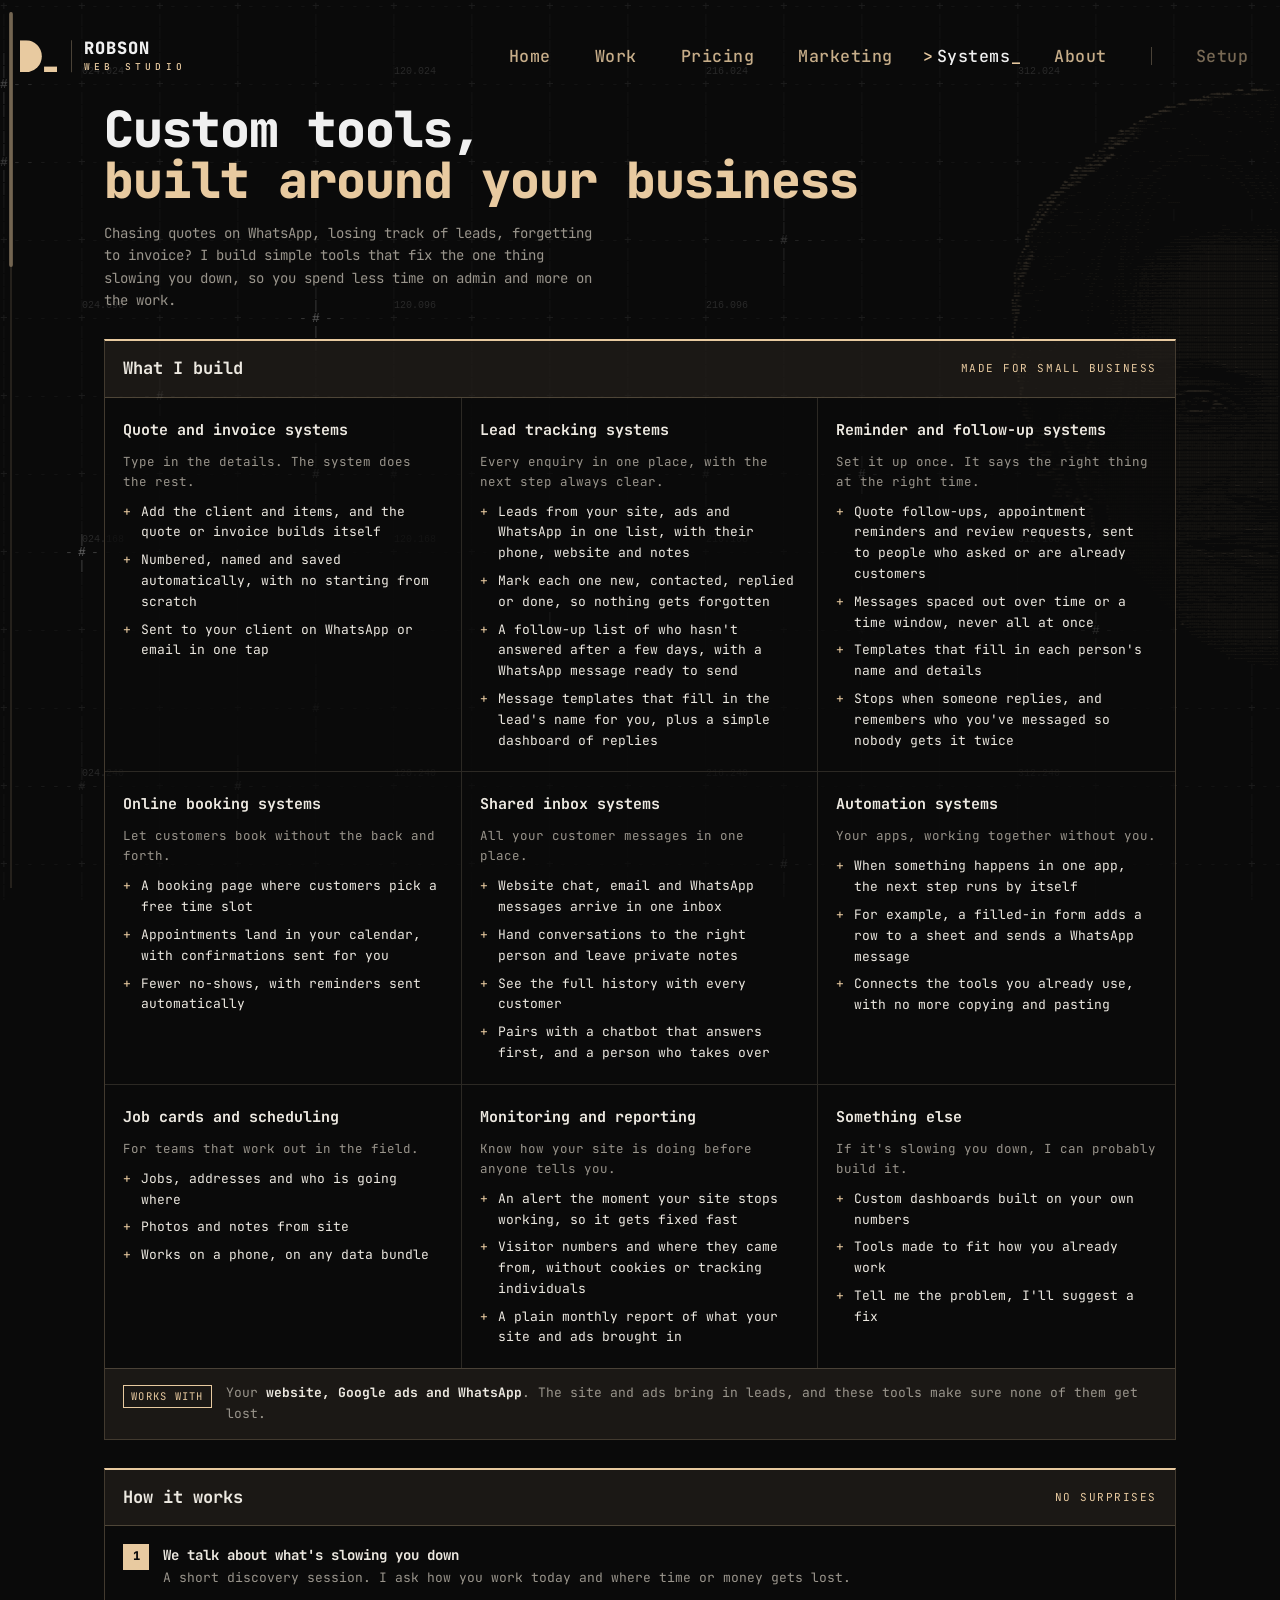
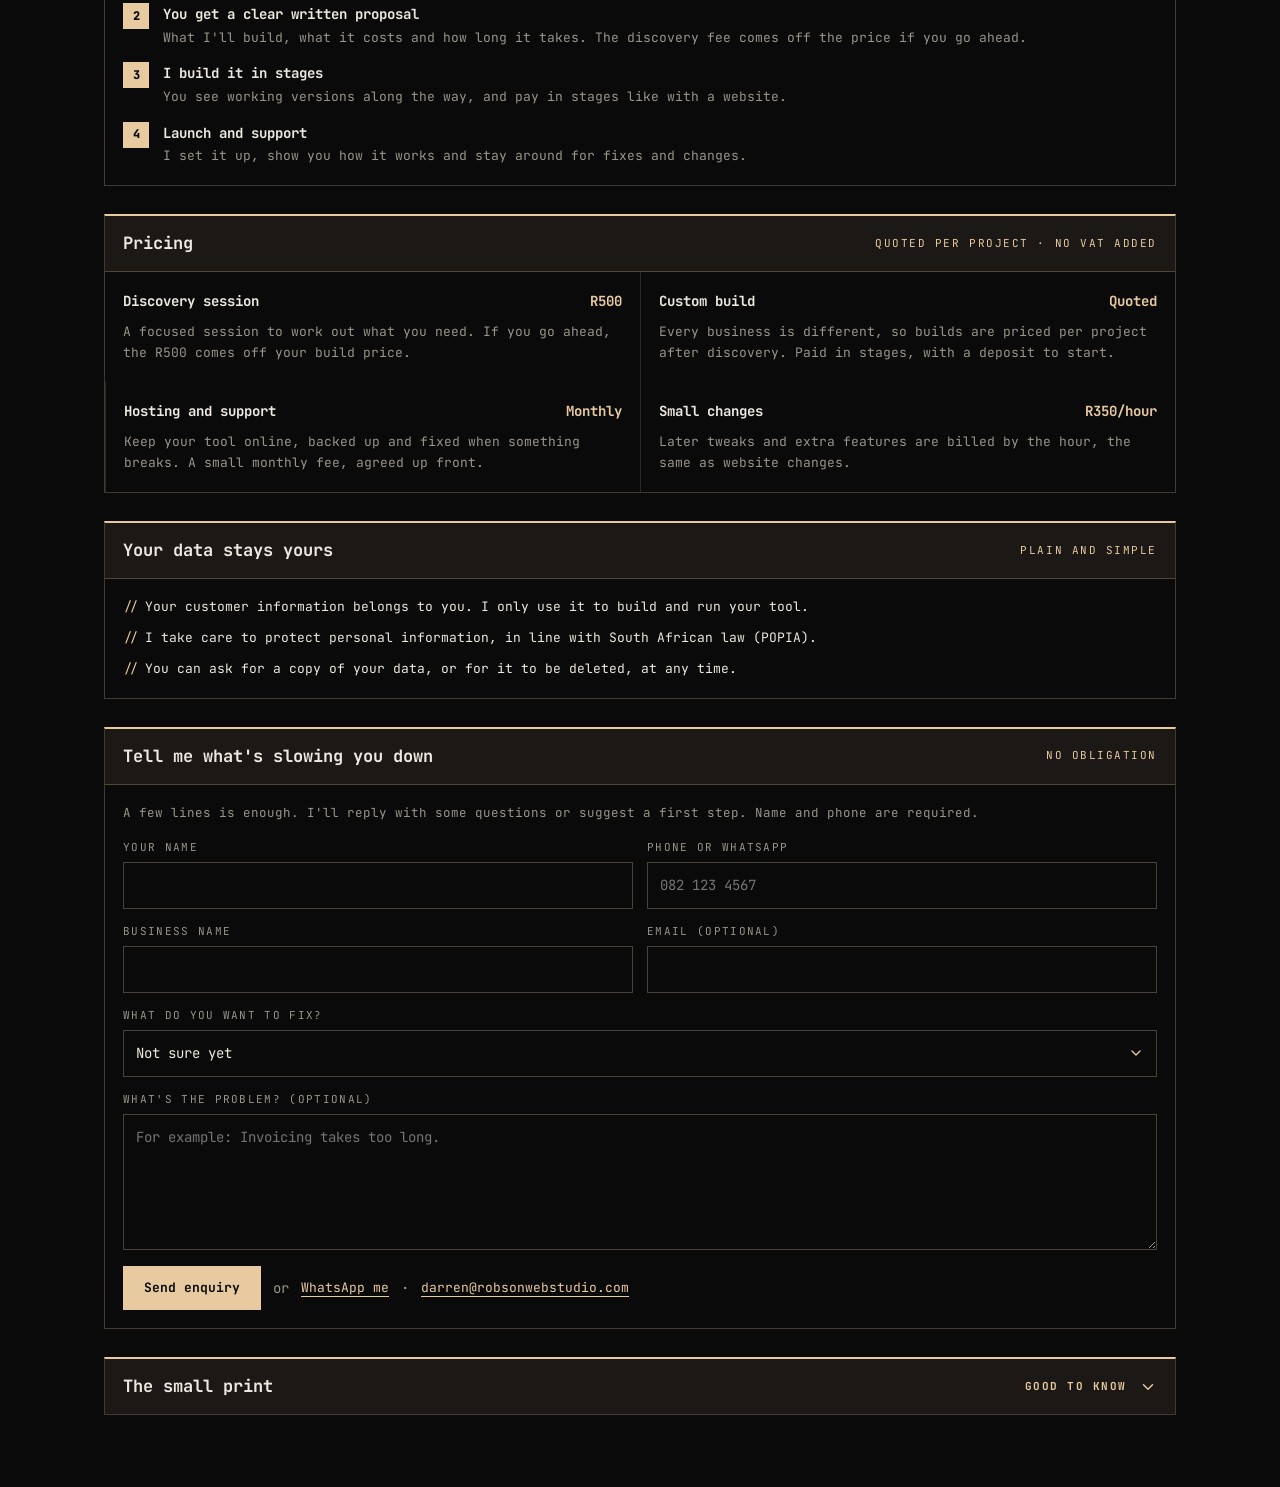
<file: custom.html>
<!doctype html>
<html lang="en">
<head>
<meta charset="utf-8">
<meta name="viewport" content="width=device-width, initial-scale=1, viewport-fit=cover">
<title>Custom Tools — Robson Web Studio</title>
<meta name="description" content="Custom tools for small business: quotes and invoices, lead tracking, reminders, job cards and bookings, built around how you work.">
<link rel="canonical" href="https://robsonwebstudio.com/custom.html">
<meta property="og:type" content="website">
<meta property="og:site_name" content="Robson Web Studio">
<meta property="og:title" content="Custom Tools — Robson Web Studio">
<meta property="og:description" content="Custom tools for small business, built around how you work.">
<meta property="og:url" content="https://robsonwebstudio.com/custom.html">
<meta property="og:image" content="https://robsonwebstudio.com/img/og-studio.png">
<meta property="og:image:width" content="1200">
<meta property="og:image:height" content="630">
<meta property="og:image:alt" content="Robson Web Studio: Proper websites, priced for SA business">
<meta name="twitter:card" content="summary_large_image">
<meta name="twitter:image" content="https://robsonwebstudio.com/img/og-studio.png">
<meta name="theme-color" content="#0a0a0a">
<link rel="icon" type="image/svg+xml" href="img/favicon.svg?v=2">
<link rel="preconnect" href="https://fonts.googleapis.com">
<link rel="preconnect" href="https://fonts.gstatic.com" crossorigin>
<link rel="stylesheet" href="https://fonts.googleapis.com/css2?family=JetBrains+Mono:wght@400;500;700;800&display=swap">
<style>
/* Layout: one column of terminal-style panels (header strip + body), matching robsonwebstudio.com.
   Single dark look by choice: it is the studio's brand. */
:root {
  --bg: #0a0a0a;
  --panel: rgba(10, 10, 10, .7);
  --panel-head: rgba(232, 202, 160, .08);
  --line: #2c2924;
  --line-strong: #4a4237;
  --fg: #ede9e1;
  --muted: #9a958c;
  --gold: #e8caa0;
  --on-gold: #0a0a0a;
  --green: #7ec98f;
  --mono: "JetBrains Mono", ui-monospace, "Cascadia Mono", Consolas, monospace;
  color-scheme: dark;
}
* { box-sizing: border-box; }
html { scrollbar-width: none; }
html::-webkit-scrollbar { display: none; width: 0; height: 0; }
body {
  margin: 0;
  background: var(--bg);
  color: var(--fg);
  font-family: var(--mono);
  font-size: 14px;
  line-height: 1.6;
}
.wrap { max-width: 1200px; margin: 0 auto; padding-inline: 64px; padding-block: 48px 72px; display: grid; gap: 28px; }
a { color: var(--gold); }
:focus-visible { outline: 2px solid var(--gold); outline-offset: 2px; }

/* Site nav: same as the home page */
.skip-link { position: absolute; left: -9999px; top: 8px; background: var(--bg); color: var(--gold); border: 1px solid var(--gold); padding: 8px 12px; z-index: 100; font-weight: 700; font-size: 13px; text-decoration: none; }
.skip-link:focus { left: 12px; top: 12px; }
.site-head { height: 0; }
.site-mark { position: absolute; top: 56px; transform: translateY(-50%); left: 20px; z-index: 6; display: block; line-height: 0; transition: opacity .15s ease; }
.site-mark img { display: block; }
.site-mark:hover { opacity: .8; }
.site-mark { display: flex; align-items: center; gap: 14px; text-decoration: none; }
.site-mark img { height: 31.5px; width: auto; }
@media (max-width: 700px) { .site-mark img { box-sizing: content-box; width: 18.8px; height: 16px; padding: 6px 4.6px; } }
.site-mark-text { display: block; line-height: 1; border-left: 1px solid #4a4237; padding-left: 12px; font-family: 'JetBrains Mono', monospace; text-align: left; }
.site-mark-text b { display: block; color: #f0f0f0; font-weight: 800; font-size: 17px; letter-spacing: 1px; }
.site-mark-text i { display: block; color: #e8caa0; font-style: normal; font-weight: 500; font-size: 9.5px; letter-spacing: 4.2px; margin-top: 5px; white-space: nowrap; }
@media (max-width: 700px) { .site-mark-text { display: none; } }
.byline { position: absolute; top: 56px; transform: translateY(-50%); right: 32px; z-index: 5; color: var(--gold); font-weight: 500; font-size: clamp(13px, 1.3vw, 18px); letter-spacing: .5px; text-align: right; line-height: normal; }
.top-nav { display: flex; gap: 6px 18px; align-items: center; }
.top-nav a { color: var(--gold); text-decoration: none; opacity: .85; }
.top-nav a:hover { opacity: 1; text-decoration: underline; text-underline-offset: 4px; }
.top-nav a[aria-current="page"] { opacity: 1; text-decoration: underline; text-underline-offset: 6px; text-decoration-thickness: 1px; }
.nav-div { display: none; }
@media (min-width: 701px) {
  .top-nav { gap: 6px clamp(12px, calc((100vw - 255px - 26.2 * clamp(13px, 1.3vw, 18px)) / 7), 44px); }
  .top-nav .nav-div { display: block; width: 1px; height: 18px; background: #4a4237; }
  .top-nav a.nav-muted { opacity: .5; }
  .top-nav a.nav-muted:hover { opacity: 1; }
  .top-nav a[aria-current="page"] { position: relative; color: #f0f0f0; opacity: 1; text-decoration: none; }
  .top-nav a[aria-current="page"]::before { content: ">"; position: absolute; left: -14px; color: #e8caa0; }
  .top-nav a[aria-current="page"]::after { content: "_"; position: absolute; right: -11px; color: #e8caa0; animation: nav-blink 1.1s steps(1) infinite; }
}
@keyframes nav-blink { 0%, 45% { opacity: 1; } 50%, 95% { opacity: 0; } }
@media (prefers-reduced-motion: reduce) { .top-nav a[aria-current="page"]::after { animation: none; } }
@media (max-width: 700px) { .site-mark { top: 34px; } .byline { top: 34px; right: 16px; font-size: 11px; } .top-nav { gap: 4px 12px; } }

/* Hero */
@media (min-width: 701px) { .eyebrow { visibility: hidden; } }
.eyebrow { color: var(--gold); font-size: 12px; line-height: normal; letter-spacing: 2px; font-weight: 500; text-transform: uppercase; margin: 0 0 40px; }
/* Same headline scale and eyebrow gap as the Home, Work and About pages */
h1 { color: #f0f0f0; font-size: clamp(26px, 3.9vw, 60px); line-height: 1.02; margin: 0; font-weight: 800; letter-spacing: -1px; text-wrap: balance; }
h1 span { color: var(--gold); }
.lede { color: var(--muted); max-width: 62ch; margin: 16px 0 0; }

/* Panels */
canvas#c { display: block; position: fixed; top: 0; left: 0; z-index: 0; pointer-events: none; }
.wrap { position: relative; z-index: 5; }
.site-head { position: relative; z-index: 20; }
.panel { border: 1px solid rgba(232, 202, 160, .25); border-top: 2px solid var(--gold); background: var(--panel); }
.panel > header {
  display: flex; justify-content: space-between; align-items: center; gap: 12px; flex-wrap: wrap;
  padding: 14px 18px; background: var(--panel-head); border-bottom: 1px solid rgba(232, 202, 160, .25);
}
.panel > header h2 { margin: 0; font-size: 17px; font-weight: 700; }
.tag { font-size: 11px; letter-spacing: .14em; text-transform: uppercase; color: var(--gold); }
.panel-body { padding: 18px; }
.note { color: var(--muted); font-size: 12.5px; margin: 0; }

/* Package grid */
.grid { display: grid; grid-template-columns: repeat(4, minmax(0, 1fr)); }
.pkg { padding: 20px 18px; border-right: 1px solid var(--line); display: flex; flex-direction: column; gap: 14px; min-width: 0; position: relative; }
.pkg:last-child { border-right: 0; }
.pkg-top { display: flex; justify-content: space-between; align-items: center; gap: 8px; min-height: 24px; }
.pkg h3 { margin: 0; font-size: 15px; font-weight: 700; }
.badge { font-size: 10.5px; letter-spacing: .12em; text-transform: uppercase; padding: 2px 7px; border: 1px solid var(--green); color: var(--green); white-space: nowrap; }
.badge.gold { border-color: var(--gold); color: var(--gold); }
.price { font-size: 32px; font-weight: 800; line-height: 1; font-variant-numeric: tabular-nums; }
.price small { font-size: 12px; font-weight: 400; color: var(--muted); margin-left: 4px; }
.for { color: var(--muted); font-size: 12.5px; margin: 0; min-height: 40px; }
.feats { list-style: none; margin: 0; padding: 0; display: grid; align-content: start; gap: 7px; font-size: 13px; flex: 1; }
.feats li { padding-left: 18px; position: relative; }
.feats li::before { content: "+"; position: absolute; left: 0; color: var(--gold); }
.meta { display: grid; grid-template-columns: auto 1fr; gap: 4px 12px; font-size: 12px; color: var(--muted); border-top: 1px dashed var(--line-strong); padding-top: 12px; }
.meta dd { margin: 0; color: var(--fg); text-align: right; font-variant-numeric: tabular-nums; }
.splits { display: grid; grid-template-columns: 1fr auto; gap: 6px 12px; margin: 0; padding: 10px 12px; border: 1px solid var(--line-strong); font-size: 12.5px; color: var(--muted); font-variant-numeric: tabular-nums; }
.splits dt { margin: 0; }
.splits dd { margin: 0; text-align: right; color: var(--fg); }
.splits dd.first { color: var(--gold); font-weight: 700; font-size: 14px; }
.deposit { border: 1px solid var(--line-strong); padding: 10px 12px; font-size: 12.5px; display: flex; justify-content: space-between; align-items: baseline; gap: 4px 10px; flex-wrap: wrap; color: var(--muted); }
.deposit strong { color: var(--gold); font-size: 14px; font-variant-numeric: tabular-nums; }

.support { display: flex; align-items: flex-start; gap: 14px; padding: 14px 18px; border-top: 1px solid var(--line-strong); background: var(--panel-head); }
.support p { margin: 0; font-size: 13px; color: var(--muted); min-width: 0; }
.support strong { color: var(--fg); }
.support .badge { margin-top: 2px; }
@media (max-width: 600px) { .support { flex-direction: column; gap: 8px; } }

.add-quote { width: 100%; min-height: 40px; transition: background-color .2s ease, color .2s ease; }
.add-quote[aria-pressed="true"] { background: var(--gold); color: var(--on-gold); font-weight: 700; }
.add-quote[aria-pressed="true"]::before { content: "\2713\00a0"; }

/* Accordion (small print) */
.acc-h { margin: 0; font-size: inherit; }
.acc-btn { font: inherit; color: var(--fg); width: 100%; display: flex; justify-content: space-between; align-items: center; gap: 12px; flex-wrap: wrap; padding: 14px 18px; background: var(--panel-head); border: 0; cursor: pointer; text-align: left; transition: background-color .2s ease; }
.acc-btn:hover { background: rgba(232, 202, 160, .14); }
.acc-btn:focus-visible { outline: 2px solid var(--gold); outline-offset: -2px; }
.acc-title { font-size: 17px; font-weight: 700; }
.acc-meta { display: inline-flex; align-items: center; gap: 12px; }
.acc-chev { width: 18px; height: 18px; color: var(--gold); flex: none; transition: transform .25s cubic-bezier(.4, 0, .2, 1); }
.acc-btn[aria-expanded="true"] .acc-chev { transform: rotate(180deg); }
.acc-btn[aria-expanded="true"] { border-bottom: 1px solid var(--line-strong); }
.acc-wrap { display: grid; grid-template-rows: 0fr; visibility: hidden; transition: grid-template-rows .3s cubic-bezier(.4, 0, .2, 1), visibility 0s linear .3s; }
.acc-wrap.open { grid-template-rows: 1fr; visibility: visible; transition: grid-template-rows .3s cubic-bezier(.4, 0, .2, 1), visibility 0s; }
.acc-inner { overflow: hidden; min-height: 0; }

.pkg.highlight { box-shadow: inset 0 0 0 2px var(--gold); background: rgba(27, 24, 19, .8); animation: pkgPulse 1.4s ease-out 1; }
@keyframes pkgPulse { 0% { box-shadow: inset 0 0 0 2px var(--gold), 0 0 0 0 rgba(232, 202, 160, .55); } 100% { box-shadow: inset 0 0 0 2px var(--gold), 0 0 0 18px rgba(232, 202, 160, 0); } }
@media (prefers-reduced-motion: reduce) { .pkg.highlight { animation: none; } }

/* Tables */
.table-scroll { overflow-x: auto; }
table { width: 100%; border-collapse: collapse; font-size: 13px; font-variant-numeric: tabular-nums; }
th, td { text-align: left; padding: 11px 18px; border-bottom: 1px solid var(--line); vertical-align: top; }
th { font-size: 11px; letter-spacing: .14em; text-transform: uppercase; color: var(--muted); font-weight: 500; background: var(--panel); }
tr:last-child td { border-bottom: 0; }
td.num { white-space: nowrap; }
td .sub { display: block; color: var(--muted); font-size: 12px; }
.gold-t { color: var(--gold); }

/* Two-column sections */
.duo { display: grid; grid-template-columns: repeat(2, minmax(0, 1fr)); }
.duo > div { padding: 18px; display: grid; gap: 10px; align-content: start; min-width: 0; }
.duo > div + div { border-left: 1px solid var(--line); }
.duo h3 { margin: 0; font-size: 14px; display: flex; justify-content: space-between; gap: 10px; flex-wrap: wrap; }
.duo h3 .gold-t { font-variant-numeric: tabular-nums; }
.duo p { margin: 0; color: var(--muted); font-size: 13px; }


.fine { list-style: none; margin: 0; padding: 0; display: grid; gap: 10px; font-size: 13px; }
.fine li { padding-left: 22px; position: relative; color: var(--fg); }
.fine li::before { content: "//"; position: absolute; left: 0; color: var(--gold); }

/* Quote form */
.qform { padding: 18px; display: grid; gap: 16px; }
.qgrid { display: grid; grid-template-columns: repeat(2, minmax(0, 1fr)); gap: 14px; }
.field { display: grid; gap: 6px; min-width: 0; }
.field.wide { grid-column: 1 / -1; }
.field label { font-size: 11px; letter-spacing: .12em; text-transform: uppercase; color: var(--muted); }
.field input, .field select, .field textarea {
  font: inherit; font-size: 14px; color: var(--fg); background: var(--bg); border: 1px solid var(--line-strong);
  border-radius: 0; padding: 11px 12px; width: 100%; min-width: 0;
}
.field textarea { resize: vertical; min-height: 96px; }
.field input:focus, .field select:focus, .field textarea:focus { outline: 2px solid var(--gold); outline-offset: 1px; border-color: var(--gold); }
.field .bad { border-color: #e07a7a; }

/* Custom dropdown (built from the native select by JS; the select stays as the form value) */
.dd { position: relative; }
.dd-ready select { position: absolute; width: 1px; height: 1px; opacity: 0; pointer-events: none; }
.dd-btn { font: inherit; font-size: 14px; width: 100%; display: flex; align-items: center; justify-content: space-between; gap: 12px; text-align: left; color: var(--fg); background: var(--bg); border: 1px solid var(--line-strong); padding: 11px 12px; cursor: pointer; border-radius: 0; transition: border-color .2s ease, background-color .2s ease; }
.dd-btn:hover { border-color: var(--gold); }
.dd-btn:focus-visible, .dd.open .dd-btn { outline: 2px solid var(--gold); outline-offset: 1px; border-color: var(--gold); }
.dd.open .dd-btn { background: #1b1813; }
.dd-chev { width: 16px; height: 16px; flex: none; color: var(--gold); transition: transform .25s cubic-bezier(.4, 0, .2, 1); }
.dd.open .dd-chev { transform: rotate(180deg); }
.dd-menu { list-style: none; margin: 4px 0 0; padding: 0; position: absolute; left: 0; right: 0; top: 100%; z-index: 20; max-height: 400px; overflow-y: auto; scrollbar-width: thin; scrollbar-color: var(--line-strong) transparent; background: #12110f; border: 1px solid var(--gold); box-shadow: 0 12px 28px rgba(0, 0, 0, .6);
  opacity: 0; visibility: hidden; transform: translateY(-6px); transform-origin: top; transition: opacity .18s ease, transform .18s ease, visibility 0s linear .18s; }
.dd.open .dd-menu { opacity: 1; visibility: visible; transform: none; transition: opacity .18s ease, transform .18s ease, visibility 0s; }
.dd-opt { display: flex; justify-content: space-between; align-items: baseline; gap: 12px; padding: 10px 12px 10px 14px; font-size: 13px; cursor: pointer; border-bottom: 1px solid var(--line); position: relative; }
.dd-opt:last-child { border-bottom: 0; }
.dd-opt .p { color: var(--muted); font-variant-numeric: tabular-nums; white-space: nowrap; }
.dd-opt.active { background: rgba(232, 202, 160, .1); }
.dd-opt[aria-selected="true"] { color: var(--gold); }
.dd-opt[aria-selected="true"]::before { content: ""; position: absolute; left: 0; top: 0; bottom: 0; width: 3px; background: var(--gold); }
.dd-opt[aria-selected="true"] .p { color: var(--gold); }
.addons-field { border: 0; padding: 0; margin: 0; }
.addons-field legend { font-size: 11px; letter-spacing: .12em; text-transform: uppercase; color: var(--muted); padding: 0; margin-bottom: 8px; }
.qty-list { display: grid; grid-template-columns: repeat(2, minmax(0, 1fr)); gap: 8px; }
.qty-row { display: flex; align-items: center; justify-content: space-between; gap: 10px; border: 1px solid var(--line-strong); padding: 8px 10px 8px 12px; min-width: 0; }
.qty-row.has { border-color: var(--gold); background: #1b1813; }
.qty-label { min-width: 0; font-size: 13px; line-height: 1.4; }
.qty-label span { display: block; }
.qty-label em { display: block; font-style: normal; color: var(--muted); font-size: 12px; }
.stepper { display: flex; align-items: center; flex: none; }
.stepper button { font: inherit; font-size: 16px; width: 36px; height: 36px; background: transparent; color: var(--gold); border: 1px solid var(--line-strong); cursor: pointer; padding: 0; }
.stepper button:hover:not([disabled]) { border-color: var(--gold); }
.stepper button[disabled] { color: var(--muted); opacity: .5; cursor: default; }
.stepper output { min-width: 34px; text-align: center; font-variant-numeric: tabular-nums; font-weight: 700; }
.qtotal { border: 1px solid var(--gold); background: #1b1813; padding: 14px 16px; display: grid; gap: 6px; }
.qt-row { display: flex; justify-content: space-between; align-items: baseline; gap: 12px; font-size: 13px; color: var(--muted); }
.qt-row strong { color: var(--fg); font-variant-numeric: tabular-nums; text-align: right; }
.qt-sum { border-top: 1px dashed var(--line-strong); padding-top: 8px; margin-top: 2px; color: var(--fg); font-size: 14px; }
.qt-sum strong { color: var(--gold); font-size: 22px; font-weight: 800; }
.qtotal .note { margin-top: 4px; font-size: 12px; }
@media (max-width: 600px) { .qty-list { grid-template-columns: 1fr; } }
.hp { position: absolute; left: -9999px; width: 1px; height: 1px; opacity: 0; }
.qerr { margin: 0; color: #e07a7a; font-size: 13px; }
.qok { margin: 0; color: var(--green); font-size: 13px; border: 1px solid var(--green); padding: 10px 12px; }
.qactions { display: flex; gap: 10px; flex-wrap: wrap; }
.qactions .btn { min-height: 44px; }
.qactions { align-items: center; gap: 10px 12px; }
.q-or { color: var(--muted); }
.q-link { font: inherit; font-size: 13px; color: var(--gold); background: none; border: 0; padding: 4px 0; cursor: pointer; text-decoration: underline; text-underline-offset: 4px; }
.q-link:hover { color: #f2dcb9; }
.q-link:focus-visible { outline: 2px solid var(--gold); outline-offset: 3px; }
@media (max-width: 600px) { .qactions { column-gap: 6px; } .qactions .q-or, .qactions .q-link { font-size: clamp(10px, 2.9vw, 11.5px); white-space: nowrap; } }
.qactions .btn[disabled] { opacity: .6; cursor: wait; }
@media (max-width: 600px) { .qgrid { grid-template-columns: 1fr; } .qform { padding: 14px; } .qactions .btn { flex: 1 1 100%; } }

/* CTA */
.cta { display: flex; justify-content: space-between; align-items: center; gap: 20px; flex-wrap: wrap; padding: 22px; }
.cta h2 { margin: 0 0 4px; font-size: 20px; }
.cta p { margin: 0; color: var(--muted); }
.actions { display: flex; gap: 10px; flex-wrap: wrap; align-items: stretch; }
.btn { font: inherit; font-size: 13px; padding: 10px 20px; display: inline-flex; align-items: center; justify-content: center; border: 1px solid var(--gold); cursor: pointer; text-decoration: none; }
.btn.solid { background: var(--gold); color: var(--on-gold); font-weight: 700; }
.btn.ghost { background: transparent; color: var(--gold); }
.btn:hover { filter: brightness(1.08); }
.contact-bar { display: flex; align-items: center; border: 1px solid rgba(232, 202, 160, .4); background: rgba(232, 202, 160, .06); min-width: 0; max-width: 100%; }
.contact-email { padding: 14px 20px; color: var(--gold); font-weight: 700; font-size: 15px; text-decoration: none; min-width: 0; overflow: hidden; text-overflow: ellipsis; white-space: nowrap; }
.contact-email:hover, .copy-btn:hover { background: rgba(232, 202, 160, .12); }
.copy-btn { flex: 0 0 auto; display: flex; align-items: center; justify-content: center; width: 44px; align-self: stretch; border: 0; border-left: 1px solid rgba(232, 202, 160, .4); background: transparent; color: var(--gold); padding: 0; cursor: pointer; }
.copy-btn svg { width: 18px; height: 18px; }
.copy-btn.copied { color: var(--green); }
.actions .btn { min-height: 54px; }
@media (max-width: 600px) { .actions { flex-direction: column; width: 100%; } .contact-email { font-size: 13px; padding: 16px 14px; flex: 1 1 0; } .copy-btn { width: 52px; } }

@media (max-width: 980px) {
  .grid { grid-template-columns: repeat(2, minmax(0, 1fr)); }
  .pkg:nth-child(2n) { border-right: 0; }
  .pkg:nth-child(-n+2) { border-bottom: 1px solid var(--line); }
}
@media (max-width: 600px) {
  .wrap { padding-inline: 24px; padding-block: 56px 56px; }
  .eyebrow { margin-bottom: 28px; }
  .grid, .duo { grid-template-columns: 1fr; }
  .pkg { border-right: 0; border-bottom: 1px solid var(--line); }
  .pkg:last-child { border-bottom: 0; }
  .for { min-height: 0; }
  .duo > div + div { border-left: 0; border-top: 1px solid var(--line); }
  th, td { padding: 10px 12px; }
}
@media (prefers-reduced-motion: reduce) { * { transition: none !important; } }
/* Phones: 16px inputs (stops iOS zooming the page on focus) and 44px tap targets */
@media (max-width: 700px) {
  .field input, .field select, .field textarea { font-size: 16px; }
  .field input:not([type=checkbox]), .field select { min-height: 48px; }
  .dd-btn { font-size: 16px; min-height: 48px; }
  .dd-opt { padding-block: 13px; font-size: 14px; }
  .stepper button { width: 44px; height: 44px; }
  .add-quote { min-height: 44px; }
  .q-link { min-height: 44px; display: inline-flex; align-items: center; }
  .acc-btn { min-height: 56px; }
  .btn { min-height: 44px; }
  .support a { display: inline-block; padding: 13px 0; }
}


/* Ads page */
.grid.three { grid-template-columns: repeat(3, minmax(0, 1fr)); }
.costsplit { display: grid; grid-template-columns: repeat(2, minmax(0, 1fr)); border-bottom: 1px solid var(--line-strong); }
.costsplit > div { padding: 16px 18px; display: grid; gap: 4px; align-content: start; }
.costsplit > div + div { border-left: 1px solid var(--line-strong); }
.costsplit h3 { margin: 0; font-size: 15px; }
.costsplit p { margin: 0; color: var(--muted); font-size: 13px; }
@media (max-width: 600px) { .costsplit { grid-template-columns: 1fr; } .costsplit > div + div { border-left: 0; border-top: 1px solid var(--line-strong); } }
.setup-note { display: flex; align-items: flex-start; gap: 14px; padding: 14px 18px; border-top: 1px solid var(--line-strong); background: var(--panel-head); }
.setup-note p { margin: 0; font-size: 13px; color: var(--muted); min-width: 0; }
.setup-note strong { color: var(--fg); }
.setup-note .badge { margin-top: 2px; }
.steps-list { list-style: none; margin: 0; padding: 0; display: grid; gap: 14px; counter-reset: step; font-size: 13px; }
.steps-list li { counter-increment: step; padding-left: 40px; position: relative; color: var(--muted); }
.steps-list li strong { display: block; color: var(--fg); font-size: 14px; margin-bottom: 2px; }
.steps-list li::before { content: counter(step); position: absolute; left: 0; top: 0; width: 26px; height: 26px; display: flex; align-items: center; justify-content: center; background: var(--gold); color: var(--on-gold); font-weight: 800; font-size: 12px; }
@media (max-width: 980px) {
  .grid.three { grid-template-columns: 1fr; }
  .grid.three .pkg { border-right: 0; border-bottom: 1px solid var(--line); }
  .grid.three .pkg:last-child { border-bottom: 0; }
}
@media (max-width: 600px) { .setup-note { flex-direction: column; gap: 8px; } }

/* Custom page */
.tools .pkg { gap: 10px; }
.tools .for { min-height: 0; }
@media (min-width: 981px) {
  .tools .pkg:nth-child(3n) { border-right: 0; }
  .tools .pkg:nth-child(-n+6) { border-bottom: 1px solid var(--line); }
}
</style>
<script src="js/nav.js?v=14"></script>
</head>
<body>
<canvas id="c"></canvas>
<a class="skip-link" href="#main">Skip to content</a>
<header class="site-head">
  <a class="site-mark" href="index.html" aria-label="Robson Web Studio, home">
    <img src="img/logo-mark.svg?v=4" width="37" height="31" alt="">
    <span class="site-mark-text" aria-hidden="true"><b>ROBSON</b><i>WEB STUDIO</i></span>
  </a>
  <nav class="byline top-nav" aria-label="Main">
    <a href="index.html">Home</a><a href="work.html">Work</a><a href="pricing.html">Pricing</a><a href="ads.html">Marketing</a><a href="custom.html" aria-current="page">Systems</a><a href="about.html">About</a><span class="nav-div" aria-hidden="true"></span><a class="nav-muted" href="setup-guide.html">Setup</a>
  </nav>
</header>

<main class="wrap" id="main" tabindex="-1">
  <section>
    <p class="eyebrow">ROBSON WEB STUDIO</p>
    <h1>Custom tools,<br><span>built around your business</span></h1>
    <p class="lede">Chasing quotes on WhatsApp, losing track of leads, forgetting to invoice? I build simple tools that fix the one thing slowing you down, so you spend less time on admin and more on the work.</p>
  </section>

  <section class="panel" aria-labelledby="wb">
    <header><h2 id="wb">What I build</h2><span class="tag">Made for small business</span></header>
    <div class="grid three tools">
      <article class="pkg">
        <div class="pkg-top"><h3>Quote and invoice systems</h3></div>
        <p class="for">Type in the details. The system does the rest.</p>
        <ul class="feats">
          <li>Add the client and items, and the quote or invoice builds itself</li>
          <li>Numbered, named and saved automatically, with no starting from scratch</li>
          <li>Sent to your client on WhatsApp or email in one tap</li>
        </ul>
      </article>
      <article class="pkg">
        <div class="pkg-top"><h3>Lead tracking systems</h3></div>
        <p class="for">Every enquiry in one place, with the next step always clear.</p>
        <ul class="feats">
          <li>Leads from your site, ads and WhatsApp in one list, with their phone, website and notes</li>
          <li>Mark each one new, contacted, replied or done, so nothing gets forgotten</li>
          <li>A follow-up list of who hasn't answered after a few days, with a WhatsApp message ready to send</li>
          <li>Message templates that fill in the lead's name for you, plus a simple dashboard of replies</li>
        </ul>
      </article>
      <article class="pkg">
        <div class="pkg-top"><h3>Reminder and follow-up systems</h3></div>
        <p class="for">Set it up once. It says the right thing at the right time.</p>
        <ul class="feats">
          <li>Quote follow-ups, appointment reminders and review requests, sent to people who asked or are already customers</li>
          <li>Messages spaced out over time or a time window, never all at once</li>
          <li>Templates that fill in each person's name and details</li>
          <li>Stops when someone replies, and remembers who you've messaged so nobody gets it twice</li>
        </ul>
      </article>
      <article class="pkg">
        <div class="pkg-top"><h3>Online booking systems</h3></div>
        <p class="for">Let customers book without the back and forth.</p>
        <ul class="feats">
          <li>A booking page where customers pick a free time slot</li>
          <li>Appointments land in your calendar, with confirmations sent for you</li>
          <li>Fewer no-shows, with reminders sent automatically</li>
        </ul>
      </article>
      <article class="pkg">
        <div class="pkg-top"><h3>Shared inbox systems</h3></div>
        <p class="for">All your customer messages in one place.</p>
        <ul class="feats">
          <li>Website chat, email and WhatsApp messages arrive in one inbox</li>
          <li>Hand conversations to the right person and leave private notes</li>
          <li>See the full history with every customer</li>
          <li>Pairs with a chatbot that answers first, and a person who takes over</li>
        </ul>
      </article>
      <article class="pkg">
        <div class="pkg-top"><h3>Automation systems</h3></div>
        <p class="for">Your apps, working together without you.</p>
        <ul class="feats">
          <li>When something happens in one app, the next step runs by itself</li>
          <li>For example, a filled-in form adds a row to a sheet and sends a WhatsApp message</li>
          <li>Connects the tools you already use, with no more copying and pasting</li>
        </ul>
      </article>
      <article class="pkg">
        <div class="pkg-top"><h3>Job cards and scheduling</h3></div>
        <p class="for">For teams that work out in the field.</p>
        <ul class="feats">
          <li>Jobs, addresses and who is going where</li>
          <li>Photos and notes from site</li>
          <li>Works on a phone, on any data bundle</li>
        </ul>
      </article>
      <article class="pkg">
        <div class="pkg-top"><h3>Monitoring and reporting</h3></div>
        <p class="for">Know how your site is doing before anyone tells you.</p>
        <ul class="feats">
          <li>An alert the moment your site stops working, so it gets fixed fast</li>
          <li>Visitor numbers and where they came from, without cookies or tracking individuals</li>
          <li>A plain monthly report of what your site and ads brought in</li>
        </ul>
      </article>
      <article class="pkg">
        <div class="pkg-top"><h3>Something else</h3></div>
        <p class="for">If it's slowing you down, I can probably build it.</p>
        <ul class="feats">
          <li>Custom dashboards built on your own numbers</li>
          <li>Tools made to fit how you already work</li>
          <li>Tell me the problem, I'll suggest a fix</li>
        </ul>
      </article>
    </div>
    <div class="setup-note">
      <span class="badge gold">Works with</span>
      <p>Your <strong>website, Google ads and WhatsApp</strong>. The site and ads bring in leads, and these tools make sure none of them get lost.</p>
    </div>
  </section>

  <section class="panel" aria-labelledby="hw">
    <header><h2 id="hw">How it works</h2><span class="tag">No surprises</span></header>
    <div class="panel-body">
      <ol class="steps-list">
        <li><strong>We talk about what's slowing you down</strong>A short discovery session. I ask how you work today and where time or money gets lost.</li>
        <li><strong>You get a clear written proposal</strong>What I'll build, what it costs and how long it takes. The discovery fee comes off the price if you go ahead.</li>
        <li><strong>I build it in stages</strong>You see working versions along the way, and pay in stages like with a website.</li>
        <li><strong>Launch and support</strong>I set it up, show you how it works and stay around for fixes and changes.</li>
      </ol>
    </div>
  </section>

  <section class="panel" aria-labelledby="pr">
    <header><h2 id="pr">Pricing</h2><span class="tag">Quoted per project · No VAT added</span></header>
    <div class="duo">
      <div>
        <h3>Discovery session <span class="gold-t">R500</span></h3>
        <p>A focused session to work out what you need. If you go ahead, the R500 comes off your build price.</p>
      </div>
      <div>
        <h3>Custom build <span class="gold-t">Quoted</span></h3>
        <p>Every business is different, so builds are priced per project after discovery. Paid in stages, with a deposit to start.</p>
      </div>
      <div>
        <h3>Hosting and support <span class="gold-t">Monthly</span></h3>
        <p>Keep your tool online, backed up and fixed when something breaks. A small monthly fee, agreed up front.</p>
      </div>
      <div>
        <h3>Small changes <span class="gold-t">R350/hour</span></h3>
        <p>Later tweaks and extra features are billed by the hour, the same as website changes.</p>
      </div>
    </div>
  </section>

  <section class="panel" aria-labelledby="dt">
    <header><h2 id="dt">Your data stays yours</h2><span class="tag">Plain and simple</span></header>
    <div class="panel-body">
      <ul class="fine">
        <li>Your customer information belongs to you. I only use it to build and run your tool.</li>
        <li>I take care to protect personal information, in line with South African law (POPIA).</li>
        <li>You can ask for a copy of your data, or for it to be deleted, at any time.</li>
      </ul>
    </div>
  </section>

  <section class="panel" id="quote" aria-labelledby="qt">
    <header><h2 id="qt">Tell me what's slowing you down</h2><span class="tag">No obligation</span></header>
    <form class="qform" id="quoteForm" novalidate>
      <p class="note">A few lines is enough. I'll reply with some questions or suggest a first step. Name and phone are required.</p>
      <div class="qgrid">
        <div class="field"><label for="qName">Your name</label><input id="qName" name="name" type="text" autocomplete="name" autocapitalize="words" enterkeyhint="next" required></div>
        <div class="field"><label for="qPhone">Phone or WhatsApp</label><input id="qPhone" name="phone" type="tel" autocomplete="tel" inputmode="tel" enterkeyhint="next" placeholder="082 123 4567" required></div>
        <div class="field"><label for="qBiz">Business name</label><input id="qBiz" name="business" type="text" autocomplete="organization" autocapitalize="words" enterkeyhint="next"></div>
        <div class="field"><label for="qEmail">Email (optional)</label><input id="qEmail" name="email" type="email" autocomplete="email" inputmode="email" autocapitalize="none" autocorrect="off" spellcheck="false" enterkeyhint="next"></div>
        <div class="field wide"><label for="qPkg">What do you want to fix?</label>
          <select id="qPkg" name="topic">
            <option value="Not sure yet">Not sure yet</option>
            <option>Quote and invoice systems</option>
            <option>Lead tracking systems</option>
            <option>Reminder and follow-up systems</option>
            <option>Online booking systems</option>
            <option>Shared inbox systems</option>
            <option>Automation systems</option>
            <option>Job cards and scheduling</option>
            <option>Monitoring and reporting</option>
            <option>Something else</option>
          </select>
        </div>
        <div class="field wide"><label for="qMsg">What's the problem? (optional)</label><textarea id="qMsg" name="message" rows="5" autocapitalize="sentences" placeholder="For example: Invoicing takes too long."></textarea></div>
      </div>
      <input type="text" name="_honey" tabindex="-1" autocomplete="off" aria-hidden="true" class="hp">
      <p class="qerr" id="qErr" role="alert" hidden></p>
      <div class="qactions">
        <button class="btn solid" type="submit" id="qSubmit">Send enquiry</button>
        <span class="q-or">or</span>
        <button class="q-link" type="button" id="qWa">WhatsApp me</button>
        <span class="q-or q-dot">&middot;</span>
        <a class="q-link" href="mailto:darren@robsonwebstudio.com?subject=Custom%20tool%20enquiry">darren@robsonwebstudio.com</a>
      </div>
      <p class="qok" id="qOk" role="status" hidden>Thanks, got it. I'll be in touch on the number you gave me.</p>
    </form>
  </section>

  <section class="panel acc" id="sp-panel">
    <h2 class="acc-h"><button class="acc-btn" type="button" id="spBtn" aria-expanded="false" aria-controls="spBody">
      <span class="acc-title">The small print</span>
      <span class="acc-meta"><span class="tag">Good to know</span><svg class="acc-chev" viewBox="0 0 24 24" fill="none" stroke="currentColor" stroke-width="2" stroke-linecap="round" stroke-linejoin="round" aria-hidden="true"><path d="M6 9l6 6 6-6"/></svg></span>
    </button></h2>
    <div class="acc-wrap" id="spBody" role="region" aria-labelledby="spBtn">
      <div class="acc-inner">
        <div class="panel-body">
          <ul class="fine">
            <li>Builds are quoted per project after the discovery session, and paid in stages shown in the proposal.</li>
            <li>The discovery fee is credited against your build price if you go ahead within 30 days.</li>
            <li>Deposits are non-refundable once building has started.</li>
            <li>Once the final payment clears, you own what I built for you. The agreement spells out what that includes.</li>
            <li>Hosting and support are a separate monthly fee, agreed before the tool goes live.</li>
            <li>Free changes cover fixing mistakes for 30 days after launch. New features are quoted separately.</li>
            <li>I'll only build tools that follow the law, including the rules on storing personal information and on direct marketing.</li>
          </ul>
        </div>
      </div>
    </div>
  </section>
</main>

<script>
(function () {
  var form = document.getElementById('quoteForm');
  var err = document.getElementById('qErr'), ok = document.getElementById('qOk');
  var submit = document.getElementById('qSubmit');
  var ENDPOINT = 'https://formsubmit.co/ajax/darren@robsonwebstudio.com';
  var WA = 'https://wa.me/27844114748?text=';

  function val(id) { return document.getElementById(id).value.trim(); }
  function show(msg) { err.textContent = msg; err.hidden = !msg; }
  function check() {
    var bad = [];
    ['qName', 'qPhone'].forEach(function (id) {
      var el = document.getElementById(id), v = el.value.trim();
      var fail = !v || (id === 'qPhone' && v.replace(/\D/g, '').length < 9);
      el.classList.toggle('bad', fail);
      if (fail) bad.push(el);
    });
    var em = document.getElementById('qEmail');
    var emBad = em.value.trim() !== '' && !em.checkValidity();
    em.classList.toggle('bad', emBad);
    if (emBad) bad.push(em);
    if (bad.length) {
      show(bad[0].id === 'qPhone' ? 'Enter a phone number we can reach you on.' : bad[0].id === 'qEmail' ? 'That email address looks off.' : 'Enter your name.');
      bad[0].focus();
      return false;
    }
    show('');
    return true;
  }
  (function () {
    var sel = document.getElementById('qPkg');
    var wrap = document.createElement('div');
    wrap.className = 'dd';
    sel.parentNode.insertBefore(wrap, sel);
    wrap.appendChild(sel);
    wrap.classList.add('dd-ready');
    sel.tabIndex = -1;

    var btn = document.createElement('button');
    btn.type = 'button'; btn.className = 'dd-btn'; btn.id = 'qPkgBtn';
    btn.setAttribute('aria-haspopup', 'listbox'); btn.setAttribute('aria-expanded', 'false');
    btn.innerHTML = '<span class="dd-val"></span><svg class="dd-chev" viewBox="0 0 24 24" fill="none" stroke="currentColor" stroke-width="2" stroke-linecap="round" stroke-linejoin="round" aria-hidden="true"><path d="m6 9 6 6 6-6"></path></svg>';
    var menu = document.createElement('ul');
    menu.className = 'dd-menu'; menu.id = 'qPkgMenu'; menu.setAttribute('role', 'listbox'); menu.tabIndex = -1;
    btn.setAttribute('aria-controls', 'qPkgMenu');
    wrap.appendChild(btn); wrap.appendChild(menu);
    var label = document.querySelector('label[for="qPkg"]');
    if (label) { label.setAttribute('for', 'qPkgBtn'); menu.setAttribute('aria-labelledby', label.id || (label.id = 'qPkgLabel')); }

    var opts = Array.prototype.map.call(sel.options, function (o, i) {
      var m = /^(.*?)\s*\((R[\d,]+(?:\/month)?)\)$/.exec(o.value);
      var li = document.createElement('li');
      li.className = 'dd-opt'; li.id = 'qPkgOpt' + i; li.setAttribute('role', 'option');
      li.innerHTML = '<span></span><span class="p"></span>';
      li.children[0].textContent = m ? m[1] : o.value;
      li.children[1].textContent = m ? m[2] : '';
      li.addEventListener('mousedown', function (e) { e.preventDefault(); });
      li.addEventListener('click', function () { choose(i); close(true); });
      li.addEventListener('mousemove', function () { setActive(i); });
      menu.appendChild(li);
      return li;
    });
    var active = sel.selectedIndex;

    function paint() {
      var cur = sel.selectedIndex;
      btn.querySelector('.dd-val').textContent = sel.options[cur].value;
      opts.forEach(function (li, i) { li.setAttribute('aria-selected', i === cur ? 'true' : 'false'); });
    }
    function setActive(i) {
      active = Math.max(0, Math.min(opts.length - 1, i));
      opts.forEach(function (li, k) { li.classList.toggle('active', k === active); });
      btn.setAttribute('aria-activedescendant', opts[active].id);
      var li = opts[active];
      if (li.offsetTop < menu.scrollTop) menu.scrollTop = li.offsetTop;
      else if (li.offsetTop + li.offsetHeight > menu.scrollTop + menu.clientHeight) menu.scrollTop = li.offsetTop + li.offsetHeight - menu.clientHeight;
    }
    function choose(i) {
      sel.selectedIndex = i; paint();
      sel.dispatchEvent(new Event('change', { bubbles: true }));
    }
    function open() {
      wrap.classList.add('open'); btn.setAttribute('aria-expanded', 'true');
      setActive(sel.selectedIndex);
    }
    function close(refocus) {
      wrap.classList.remove('open'); btn.setAttribute('aria-expanded', 'false');
      btn.removeAttribute('aria-activedescendant');
      if (refocus) btn.focus();
    }
    function isOpen() { return wrap.classList.contains('open'); }

    btn.addEventListener('click', function () { isOpen() ? close() : open(); });
    btn.addEventListener('keydown', function (e) {
      var k = e.key;
      if (!isOpen()) {
        if (k === 'ArrowDown' || k === 'ArrowUp' || k === 'Enter' || k === ' ') { e.preventDefault(); open(); }
        return;
      }
      if (k === 'ArrowDown') { e.preventDefault(); setActive(active + 1); }
      else if (k === 'ArrowUp') { e.preventDefault(); setActive(active - 1); }
      else if (k === 'Home') { e.preventDefault(); setActive(0); }
      else if (k === 'End') { e.preventDefault(); setActive(opts.length - 1); }
      else if (k === 'Enter' || k === ' ') { e.preventDefault(); choose(active); close(true); }
      else if (k === 'Escape') { e.preventDefault(); close(true); }
      else if (k === 'Tab') { close(); }
    });
    document.addEventListener('click', function (e) { if (isOpen() && !wrap.contains(e.target)) close(); });
    form.addEventListener('reset', function () { setTimeout(function () { paint(); }, 0); });
    sel.addEventListener('change', paint);
    paint();
  })();


  function waText() {
    var t = "Hi Darren, I'm " + val('qName');
    if (val('qBiz')) t += ' from ' + val('qBiz');
    t += ". I'd like to chat about a custom tool. Topic: " + document.getElementById('qPkg').value + '.';
    if (val('qMsg')) t += ' ' + val('qMsg');
    return t;
  }

  form.addEventListener('submit', function (e) {
    e.preventDefault();
    ok.hidden = true;
    if (!check()) return;
    if (document.querySelector('[name=_honey]').value) return;
    submit.disabled = true; submit.textContent = 'Sending…';
    fetch(ENDPOINT, {
      method: 'POST',
      headers: { 'Content-Type': 'application/json', 'Accept': 'application/json' },
      body: JSON.stringify({
        _subject: 'Custom tool enquiry: ' + val('qName'),
        _template: 'table',
        name: val('qName'), phone: val('qPhone'), business: val('qBiz'), email: val('qEmail'),
        topic: document.getElementById('qPkg').value,
        message: val('qMsg')
      })
    }).then(function (r) { return r.json().then(function (j) { return { ok: r.ok, j: j }; }); })
      .then(function (res) {
        if (!res.ok || String(res.j.success) === 'false') throw new Error('send failed');
        form.reset(); ok.hidden = false; ok.scrollIntoView({ block: 'nearest' });
      })
      .catch(function () { show("Couldn't send that. Try WhatsApp instead, or email darren@robsonwebstudio.com."); })
      .then(function () { submit.disabled = false; submit.textContent = 'Send enquiry'; });
  });

  document.getElementById('qWa').addEventListener('click', function () {
    if (!val('qName')) { document.getElementById('qName').classList.add('bad'); show('Enter your name first.'); document.getElementById('qName').focus(); return; }
    show('');
    window.open(WA + encodeURIComponent(waText()), '_blank', 'noopener');
  });
})();

(function () {
  var btn = document.getElementById('spBtn'), body = document.getElementById('spBody');
  btn.addEventListener('click', function () {
    var open = btn.getAttribute('aria-expanded') !== 'true';
    btn.setAttribute('aria-expanded', open ? 'true' : 'false');
    body.classList.toggle('open', open);
  });
})();
</script>
<script defer src="js/face-art.js?v=113"></script>
<script defer src="js/site.js?v=140"></script>
<script defer src="js/scrollbar.js?v=2"></script>
</body>
</html>
</file>
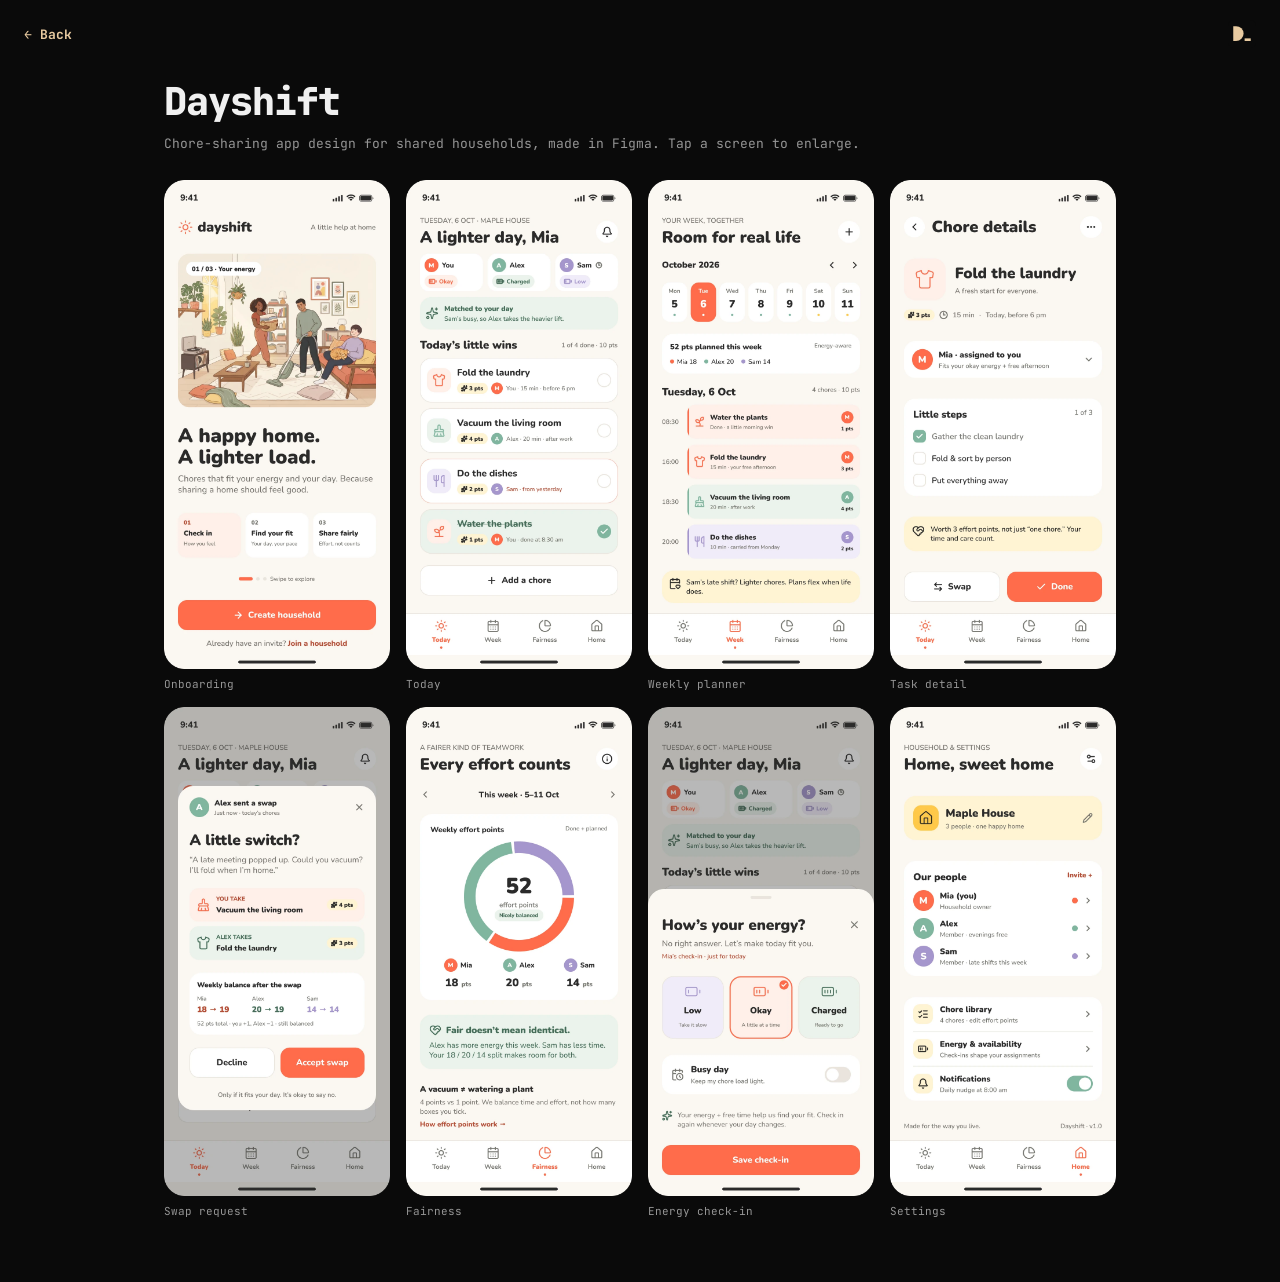
<file: dayshift.html>
<!doctype html>
<html lang="en">
<head>
<meta charset="utf-8">
<meta name="viewport" content="width=device-width, initial-scale=1">
<title>Dayshift, a chore-sharing app design — Darren Robson</title>
<meta name="description" content="Dayshift is an app design for shared households to manage and trade household chores, made in Figma: today, weekly planner, swap requests, fairness and energy check-in screens.">
<link rel="canonical" href="https://robsonwebstudio.com/dayshift.html">
<meta property="og:type" content="website">
<meta property="og:site_name" content="Darren Robson">
<meta property="og:title" content="Dayshift, a chore-sharing app design — Darren Robson">
<meta property="og:description" content="Dayshift is an app design for shared households to manage and trade household chores, made in Figma: today, weekly planner, swap requests, fairness and energy check-in screens.">
<meta property="og:url" content="https://robsonwebstudio.com/dayshift.html">
<meta property="og:image" content="https://robsonwebstudio.com/img/og.png">
<meta property="og:image:width" content="1200">
<meta property="og:image:height" content="630">
<meta property="og:image:alt" content="Darren Robson, websites, AI chatbots and marketing, beside an ASCII portrait">
<meta name="twitter:card" content="summary_large_image">
<meta name="theme-color" content="#0a0a0a">
<link rel="icon" type="image/svg+xml" href="img/favicon.svg?v=2">
<link rel="preconnect" href="https://fonts.googleapis.com">
<link rel="preconnect" href="https://fonts.gstatic.com" crossorigin>
<link href="https://fonts.googleapis.com/css2?family=JetBrains+Mono:wght@400..800&amp;display=swap" rel="stylesheet">
<link rel="stylesheet" href="css/gallery.css?v=12">
</head>
<body>

<header class="g-head">
  <a class="g-back" href="index.html">&larr; Back</a>
  <a class="g-mark" href="index.html" aria-label="Darren Robson — home">
    <img src="img/favicon.svg?v=2" width="28" height="28" alt="">
  </a>
</header>

<main class="g-main">
  <h1 class="g-title">Dayshift</h1>
  <p class="g-sub">Chore-sharing app design for shared households, made in Figma. Tap a screen to enlarge.</p>

  <div class="g-grid g-screens g-screens-4">
    <figure class="g-piece"><img src="img/dayshift/1-onboarding.webp?v=1" width="780" height="1688" alt="Onboarding screen: a happy home and a lighter load, with a create household button" loading="lazy"><figcaption>Onboarding</figcaption></figure>
    <figure class="g-piece"><img src="img/dayshift/2-today.webp?v=1" width="780" height="1688" alt="Today screen: each housemate's energy and today's little wins, a checklist of chores" loading="lazy"><figcaption>Today</figcaption></figure>
    <figure class="g-piece"><img src="img/dayshift/3-weekly-planner.webp?v=1" width="780" height="1688" alt="Weekly planner screen: the week as a calendar with each day's chores and effort points" loading="lazy"><figcaption>Weekly planner</figcaption></figure>
    <figure class="g-piece"><img src="img/dayshift/4-task-detail.webp?v=1" width="780" height="1688" alt="Chore details screen: fold the laundry, with the assignee, small steps, and swap or done buttons" loading="lazy"><figcaption>Task detail</figcaption></figure>
    <figure class="g-piece"><img src="img/dayshift/5-swap-request.webp?v=1" width="780" height="1688" alt="Swap request dialog: a housemate proposes trading chores, with decline and accept buttons" loading="lazy"><figcaption>Swap request</figcaption></figure>
    <figure class="g-piece"><img src="img/dayshift/6-fairness.webp?v=1" width="780" height="1688" alt="Fairness screen: weekly effort points split across the household, shown as a donut chart" loading="lazy"><figcaption>Fairness</figcaption></figure>
    <figure class="g-piece"><img src="img/dayshift/7-energy-check-in.webp?v=1" width="780" height="1688" alt="Energy check-in sheet: choose low, okay or charged to shape today's chores" loading="lazy"><figcaption>Energy check-in</figcaption></figure>
    <figure class="g-piece"><img src="img/dayshift/8-settings.webp?v=1" width="780" height="1688" alt="Settings screen: household members, chore library, energy and availability, notifications" loading="lazy"><figcaption>Settings</figcaption></figure>
  </div>
</main>

<div class="g-lightbox" id="lightbox" hidden>
  <button type="button" class="g-lightbox-close" aria-label="Close">&times;</button>
  <img id="lightboxImg" alt="">
</div>

<script src="js/lightbox.js?v=1"></script>

</body>
</html>
</file>
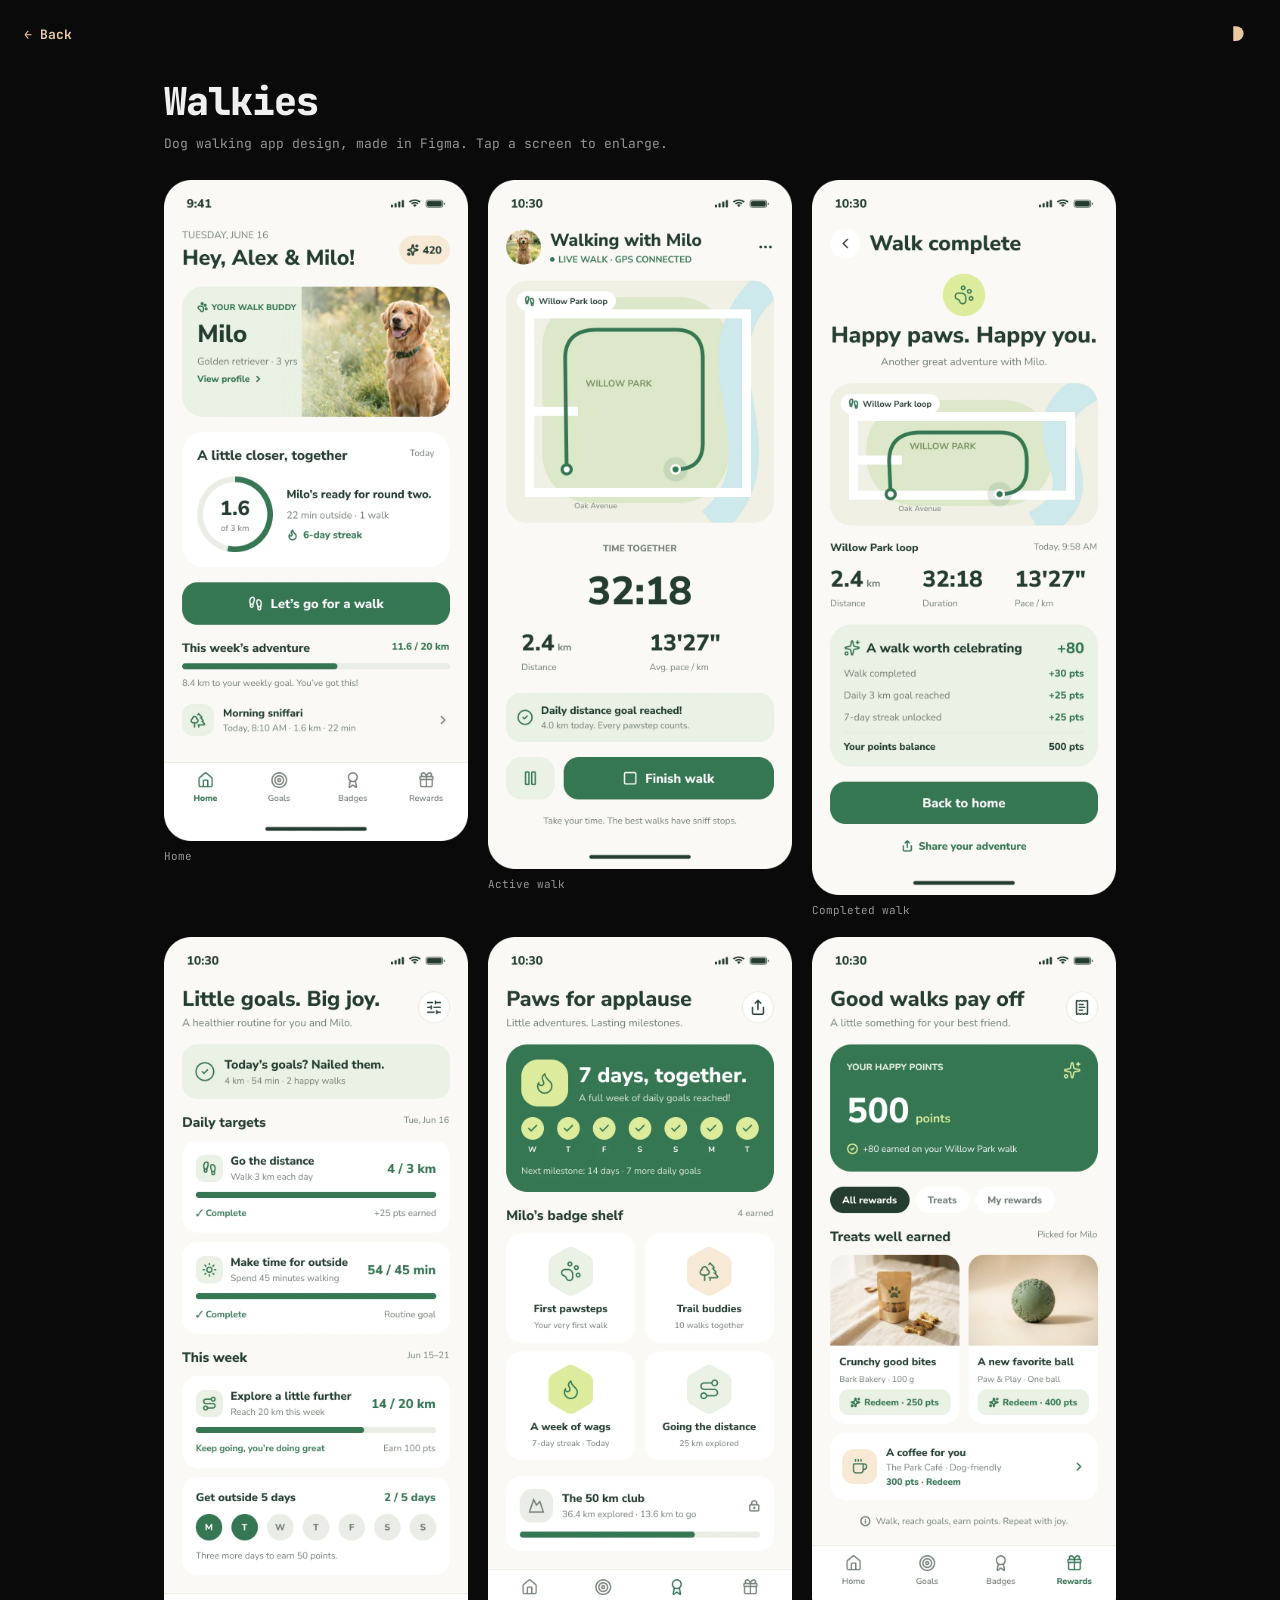
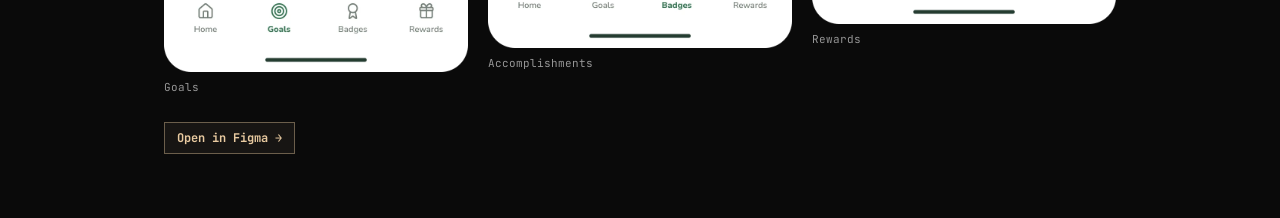
<file: figma.html>
<!doctype html>
<html lang="en">
<head>
<meta charset="utf-8">
<meta name="viewport" content="width=device-width, initial-scale=1">
<title>Walkies, a dog walking app design — Darren Robson</title>
<meta name="description" content="Walkies is a dog walking app design by Darren Robson, made in Figma: home, active walk, goals, badges and rewards screens.">
<link rel="canonical" href="https://robsonwebstudio.com/figma.html">
<meta property="og:type" content="website">
<meta property="og:site_name" content="Darren Robson">
<meta property="og:title" content="Walkies, a dog walking app design — Darren Robson">
<meta property="og:description" content="Walkies is a dog walking app design by Darren Robson, made in Figma: home, active walk, goals, badges and rewards screens.">
<meta property="og:url" content="https://robsonwebstudio.com/figma.html">
<meta property="og:image" content="https://robsonwebstudio.com/img/og.png">
<meta property="og:image:width" content="1200">
<meta property="og:image:height" content="630">
<meta property="og:image:alt" content="Darren Robson, websites, AI chatbots and marketing, beside an ASCII portrait">
<meta name="twitter:card" content="summary_large_image">
<meta name="theme-color" content="#0a0a0a">
<link rel="icon" type="image/svg+xml" href="img/favicon.svg?v=2">
<link rel="preconnect" href="https://fonts.googleapis.com">
<link rel="preconnect" href="https://fonts.gstatic.com" crossorigin>
<link href="https://fonts.googleapis.com/css2?family=JetBrains+Mono:wght@400..800&amp;display=swap" rel="stylesheet">
<link rel="stylesheet" href="css/gallery.css?v=12">
</head>
<body>

<header class="g-head">
  <a class="g-back" href="index.html">&larr; Back</a>
  <a class="g-mark" href="index.html" aria-label="Darren Robson — home">
    <img src="img/favicon.svg?v=2" width="28" height="28" alt="">
  </a>
</header>

<main class="g-main">
  <h1 class="g-title">Walkies</h1>
  <p class="g-sub">Dog walking app design, made in Figma. Tap a screen to enlarge.</p>

  <div class="g-grid g-screens">
    <figure class="g-piece"><img src="img/dog-walking-app/1-home.webp?v=2" width="804" height="1748" alt="Home screen: Milo's day, walk goal, weekly adventure" loading="lazy"><figcaption>Home</figcaption></figure>
    <figure class="g-piece"><img src="img/dog-walking-app/2-active-walk.webp?v=2" width="804" height="1822" alt="Active walk screen: route map and live timer at Willow Park" loading="lazy"><figcaption>Active walk</figcaption></figure>
    <figure class="g-piece"><img src="img/dog-walking-app/3-completed-walk.webp?v=2" width="804" height="1892" alt="Completed walk screen: happy paws summary" loading="lazy"><figcaption>Completed walk</figcaption></figure>
    <figure class="g-piece"><img src="img/dog-walking-app/4-goals.webp?v=2" width="804" height="1944" alt="Goals screen: daily and weekly targets" loading="lazy"><figcaption>Goals</figcaption></figure>
    <figure class="g-piece"><img src="img/dog-walking-app/5-accomplishments.webp?v=2" width="804" height="1880" alt="Accomplishments screen: streak and badge shelf" loading="lazy"><figcaption>Accomplishments</figcaption></figure>
    <figure class="g-piece"><img src="img/dog-walking-app/6-rewards.webp?v=2" width="804" height="1816" alt="Rewards screen: paw points and treats to spend them on" loading="lazy"><figcaption>Rewards</figcaption></figure>
  </div>

  <p class="g-actions">
    <a class="g-btn" href="https://www.figma.com/design/LqJj9WiqS7xjTNnFT09oZE/Dog-walking-app" target="_blank" rel="noopener noreferrer">Open in Figma &rarr;</a>
  </p>
</main>

<div class="g-lightbox" id="lightbox" hidden>
  <button type="button" class="g-lightbox-close" aria-label="Close">&times;</button>
  <img id="lightboxImg" alt="">
</div>

<script src="js/lightbox.js?v=1"></script>

</body>
</html>
</file>
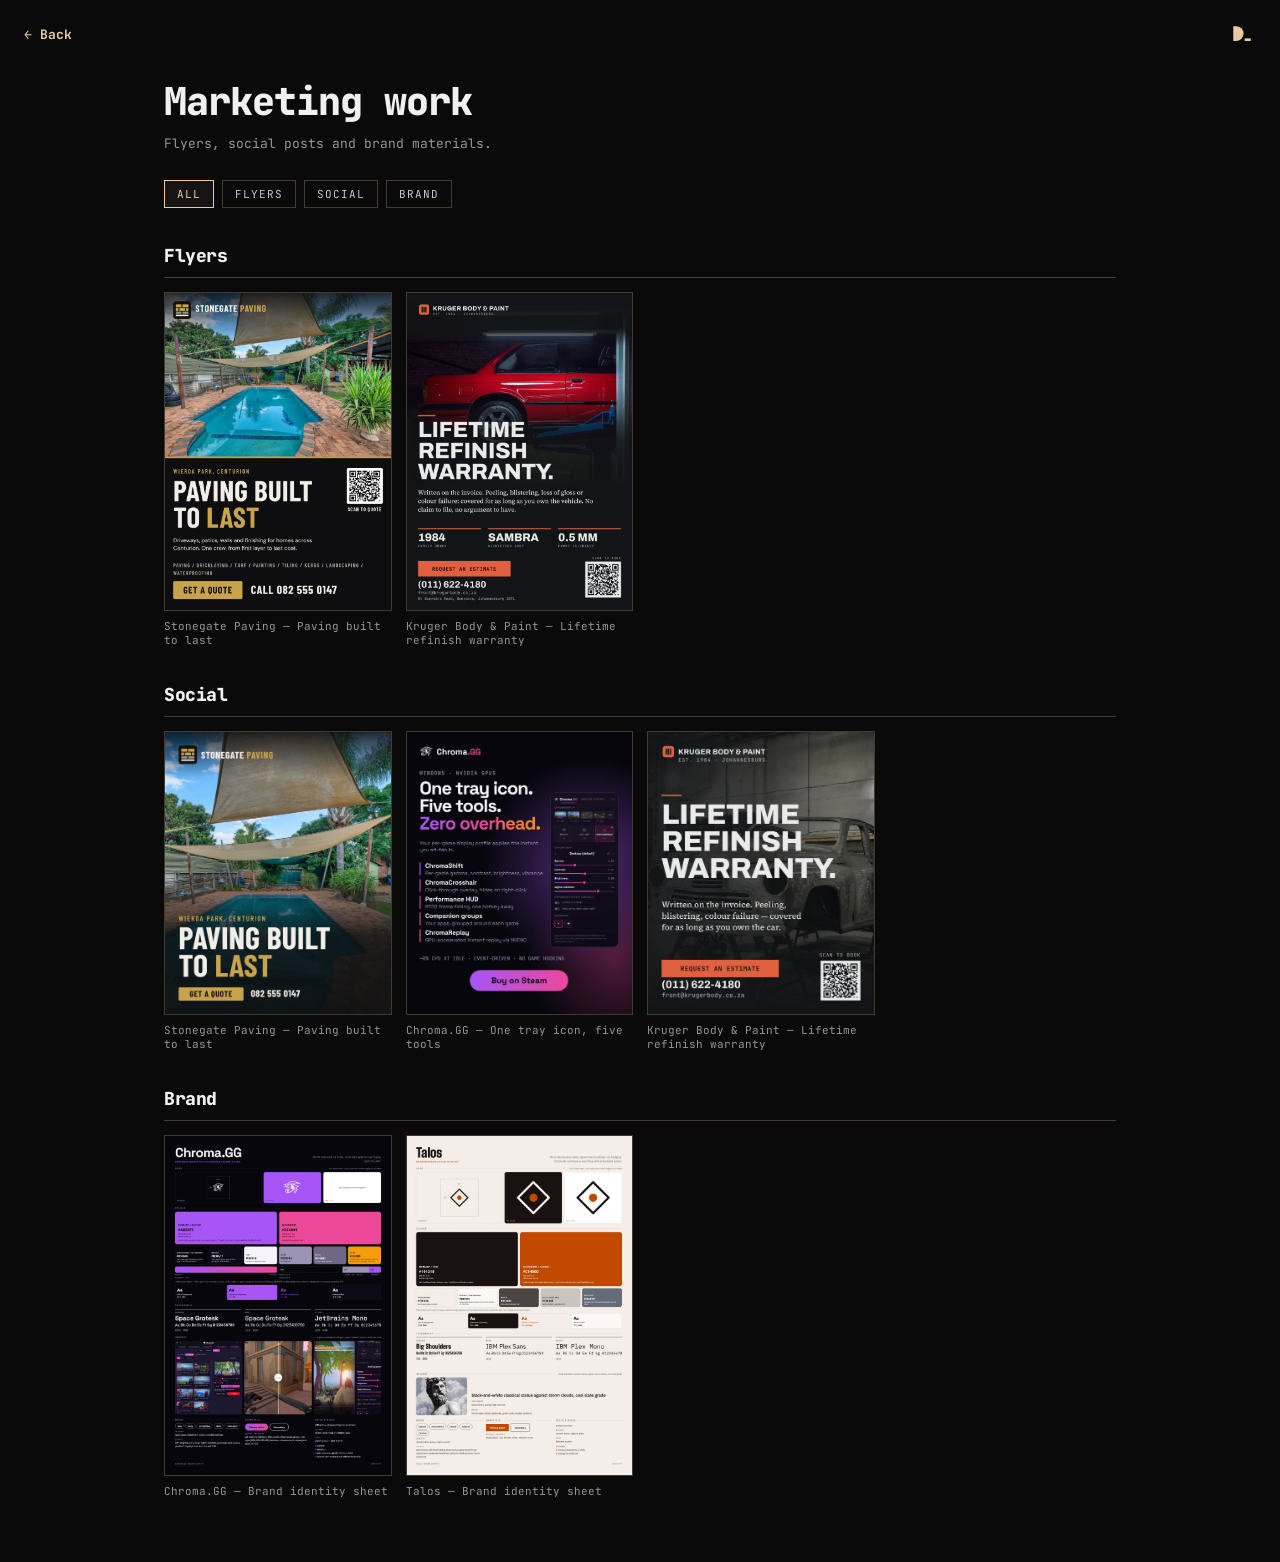
<file: marketing.html>
<!doctype html>
<html lang="en">
<head>
<meta charset="utf-8">
<meta name="viewport" content="width=device-width, initial-scale=1">
<title>Marketing work — Darren Robson</title>
<meta name="description" content="Flyers, social posts and brand identity sheets designed by Darren Robson for local businesses and software products.">
<link rel="canonical" href="https://robsonwebstudio.com/marketing.html">
<meta property="og:type" content="website">
<meta property="og:site_name" content="Darren Robson">
<meta property="og:title" content="Marketing work — Darren Robson">
<meta property="og:description" content="Flyers, social posts and brand identity sheets designed by Darren Robson for local businesses and software products.">
<meta property="og:url" content="https://robsonwebstudio.com/marketing.html">
<meta property="og:image" content="https://robsonwebstudio.com/img/og.png">
<meta property="og:image:width" content="1200">
<meta property="og:image:height" content="630">
<meta property="og:image:alt" content="Darren Robson, websites, AI chatbots and marketing, beside an ASCII portrait">
<meta name="twitter:card" content="summary_large_image">
<meta name="theme-color" content="#0a0a0a">
<link rel="icon" type="image/svg+xml" href="img/favicon.svg?v=2">
<link rel="preconnect" href="https://fonts.googleapis.com">
<link rel="preconnect" href="https://fonts.gstatic.com" crossorigin>
<link href="https://fonts.googleapis.com/css2?family=JetBrains+Mono:wght@400..800&amp;display=swap" rel="stylesheet">
<link rel="stylesheet" href="css/gallery.css?v=12">
</head>
<body>

<header class="g-head">
  <a class="g-back" href="index.html">&larr; Back</a>
  <a class="g-mark" href="index.html" aria-label="Darren Robson — home">
    <img src="img/favicon.svg?v=2" width="28" height="28" alt="">
  </a>
</header>

<main class="g-main">
  <h1 class="g-title">Marketing work</h1>
  <p class="g-sub">Flyers, social posts and brand materials.</p>

  <nav class="g-filters" aria-label="Filter by type">
    <button type="button" class="g-chip active" data-filter="all">All</button>
    <button type="button" class="g-chip" data-filter="flyers">Flyers</button>
    <button type="button" class="g-chip" data-filter="social">Social</button>
    <button type="button" class="g-chip" data-filter="brand">Brand</button>
  </nav>

  <section class="g-group" data-group="flyers">
    <h2 class="g-group-title">Flyers</h2>
    <div class="g-grid g-flyers">
      <figure class="g-piece"><img src="img/marketing/flyer-stonegate-paving-built-to-last.webp" alt="Stonegate Paving flyer: Paving built to last, Wierda Park, Centurion" loading="lazy"><figcaption>Stonegate Paving — Paving built to last</figcaption></figure>
      <figure class="g-piece"><img src="img/marketing/flyer-kruger-lifetime-refinish-warranty.webp" alt="Kruger Body and Paint flyer: Lifetime refinish warranty, est. 1984, Johannesburg" loading="lazy"><figcaption>Kruger Body &amp; Paint — Lifetime refinish warranty</figcaption></figure>
    </div>
  </section>

  <section class="g-group" data-group="social">
    <h2 class="g-group-title">Social</h2>
    <div class="g-grid g-social">
      <figure class="g-piece"><img src="img/marketing/social-stonegate-paving-built-to-last.webp" alt="Stonegate Paving social post: Paving built to last, get a quote" loading="lazy"><figcaption>Stonegate Paving — Paving built to last</figcaption></figure>
      <figure class="g-piece"><img src="img/marketing/social-chroma-gg-one-tray-icon.webp" alt="Chroma.GG social post: One tray icon, five tools, zero overhead. Buy on Steam" loading="lazy"><figcaption>Chroma.GG — One tray icon, five tools</figcaption></figure>
      <figure class="g-piece"><img src="img/marketing/social-kruger-lifetime-refinish-warranty.webp" alt="Kruger Body and Paint social post: Lifetime refinish warranty, request an estimate" loading="lazy"><figcaption>Kruger Body &amp; Paint — Lifetime refinish warranty</figcaption></figure>
    </div>
  </section>

  <section class="g-group" data-group="brand">
    <h2 class="g-group-title">Brand</h2>
    <div class="g-grid g-brand">
      <figure class="g-piece"><img src="img/marketing/brand-chroma-gg-sheet.webp" alt="Chroma.GG brand identity sheet: logo, colour palette, typography, imagery, mood and voice" loading="lazy"><figcaption>Chroma.GG — Brand identity sheet</figcaption></figure>
      <figure class="g-piece"><img src="img/marketing/brand-talos-sheet.webp" alt="Talos brand identity sheet: logo, colour palette, typography, imagery, mood and voice" loading="lazy"><figcaption>Talos — Brand identity sheet</figcaption></figure>
    </div>
  </section>
</main>

<div class="g-lightbox" id="lightbox" data-scroll-tall hidden>
  <button type="button" class="g-lightbox-close" aria-label="Close">&times;</button>
  <img id="lightboxImg" alt="">
</div>

<script>
  (function () {
    const chips = document.querySelectorAll('.g-chip');
    const groups = document.querySelectorAll('.g-group');
    chips.forEach((chip) => {
      chip.addEventListener('click', () => {
        const f = chip.dataset.filter;
        chips.forEach((c) => c.classList.toggle('active', c === chip));
        groups.forEach((g) => { g.hidden = f !== 'all' && g.dataset.group !== f; });
      });
    });

    // To add a piece: add one inside the matching .g-grid:
    // <figure class="g-piece"><img src="img/marketing/NAME.webp" alt="..."><figcaption>Title</figcaption></figure>
  })();
</script>
<script src="js/lightbox.js?v=1"></script>
</body>
</html>
</file>
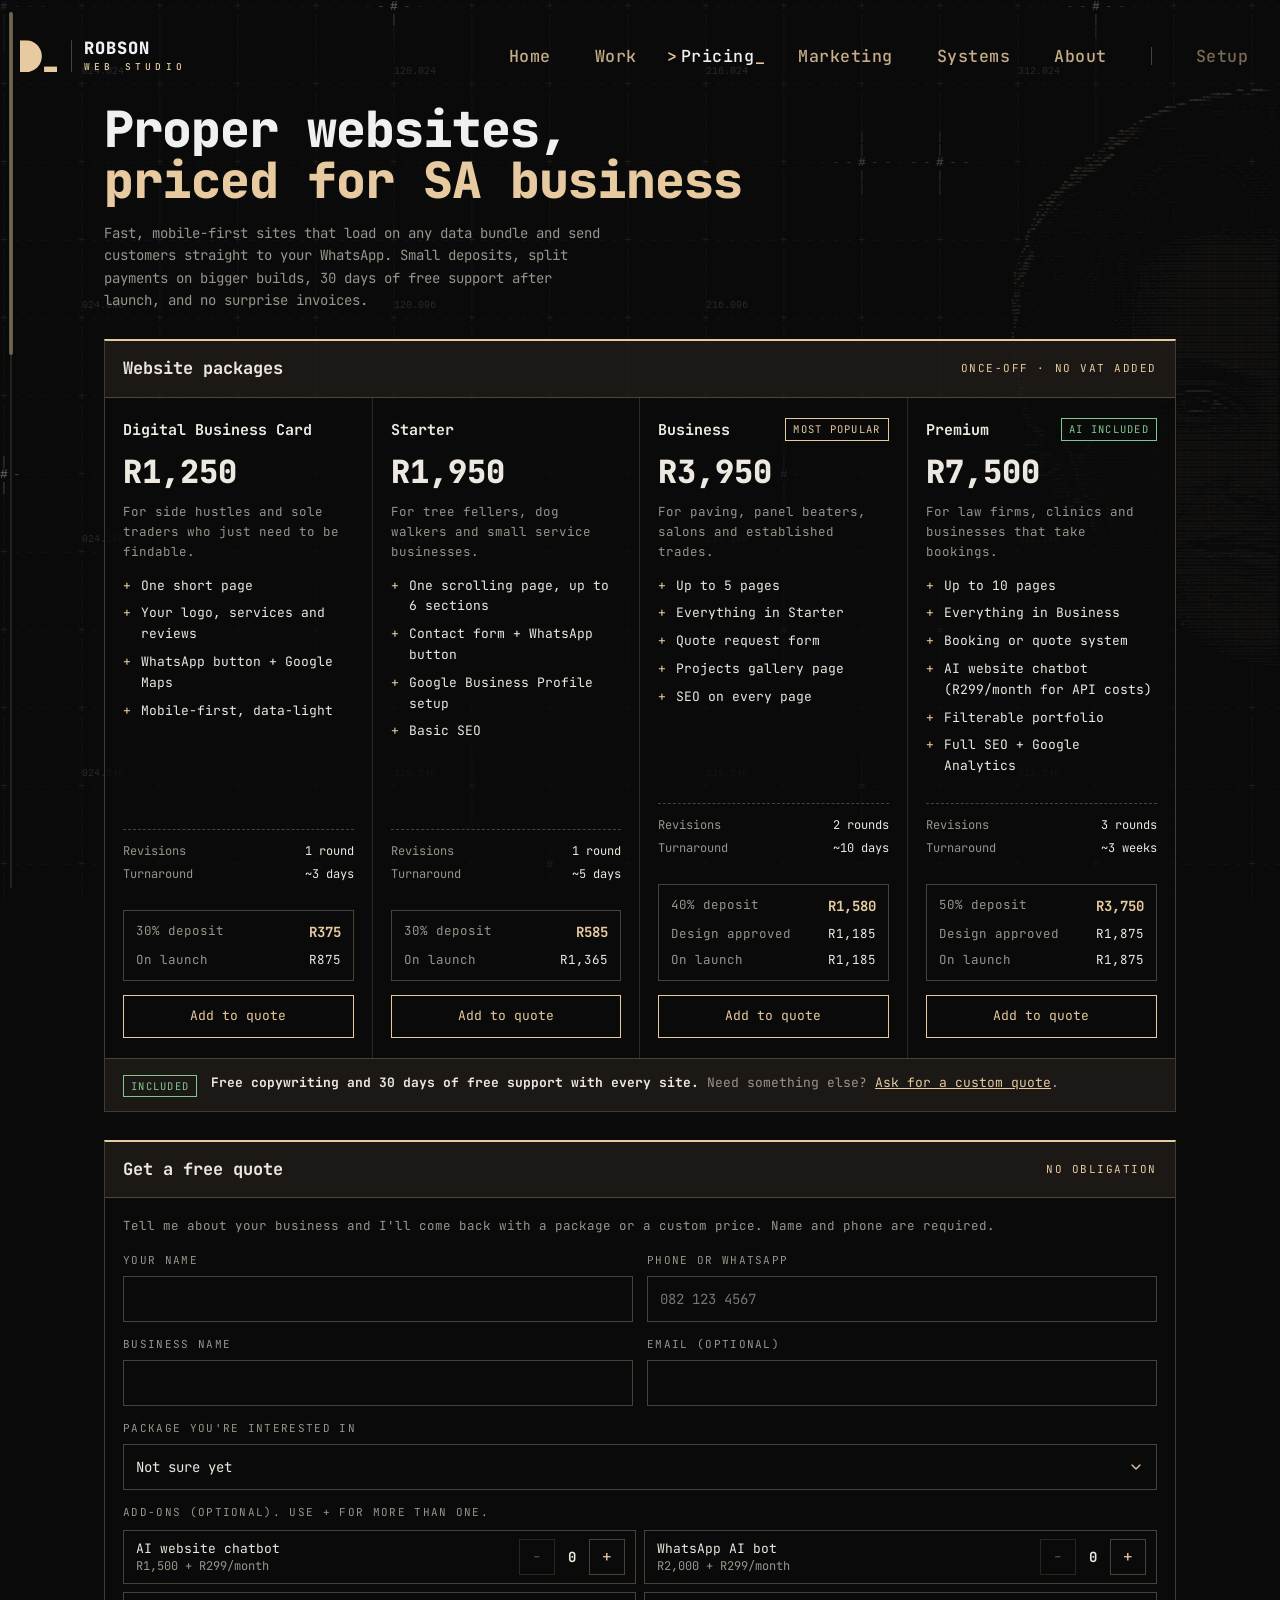
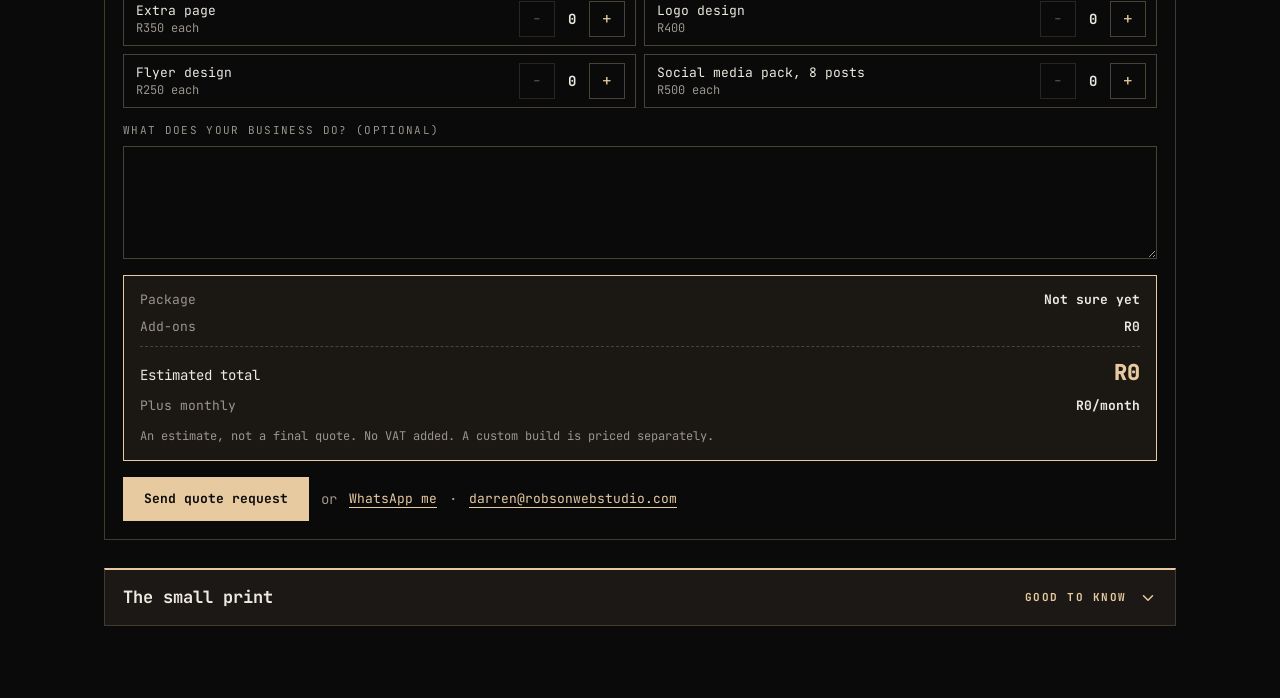
<file: pricing.html>
<!doctype html>
<html lang="en">
<head>
<meta charset="utf-8">
<meta name="viewport" content="width=device-width, initial-scale=1, viewport-fit=cover">
<title>Pricing — Robson Web Studio</title>
<meta name="description" content="Website packages from R1,250 for South African businesses. Mobile-first sites, WhatsApp buttons, split payments, free copywriting and 30 days of free support.">
<link rel="canonical" href="https://robsonwebstudio.com/pricing.html">
<meta property="og:type" content="website">
<meta property="og:site_name" content="Robson Web Studio">
<meta property="og:title" content="Pricing — Robson Web Studio">
<meta property="og:description" content="Website packages from R1,250 for South African businesses. Split payments, free copywriting and 30 days of free support.">
<meta property="og:url" content="https://robsonwebstudio.com/pricing.html">
<meta property="og:image" content="https://robsonwebstudio.com/img/og-studio.png">
<meta property="og:image:width" content="1200">
<meta property="og:image:height" content="630">
<meta property="og:image:alt" content="Robson Web Studio: Proper websites, priced for SA business">
<meta name="twitter:card" content="summary_large_image">
<meta name="twitter:image" content="https://robsonwebstudio.com/img/og-studio.png">
<meta name="theme-color" content="#0a0a0a">
<link rel="icon" type="image/svg+xml" href="img/favicon.svg?v=2">
<link rel="preconnect" href="https://fonts.googleapis.com">
<link rel="preconnect" href="https://fonts.gstatic.com" crossorigin>
<link rel="stylesheet" href="https://fonts.googleapis.com/css2?family=JetBrains+Mono:wght@400;500;700;800&display=swap">
<style>
/* Layout: one column of terminal-style panels (header strip + body), matching robsonwebstudio.com.
   Single dark look by choice: it is the studio's brand. */
:root {
  --bg: #0a0a0a;
  --panel: rgba(10, 10, 10, .7);
  --panel-head: rgba(232, 202, 160, .08);
  --line: #2c2924;
  --line-strong: #4a4237;
  --fg: #ede9e1;
  --muted: #9a958c;
  --gold: #e8caa0;
  --on-gold: #0a0a0a;
  --green: #7ec98f;
  --mono: "JetBrains Mono", ui-monospace, "Cascadia Mono", Consolas, monospace;
  color-scheme: dark;
}
* { box-sizing: border-box; }
html { scrollbar-width: none; }
html::-webkit-scrollbar { display: none; width: 0; height: 0; }
body {
  margin: 0;
  background: var(--bg);
  color: var(--fg);
  font-family: var(--mono);
  font-size: 14px;
  line-height: 1.6;
}
.wrap { max-width: 1200px; margin: 0 auto; padding-inline: 64px; padding-block: 48px 72px; display: grid; gap: 28px; }
a { color: var(--gold); }
:focus-visible { outline: 2px solid var(--gold); outline-offset: 2px; }

/* Site nav: same as the home page */
.skip-link { position: absolute; left: -9999px; top: 8px; background: var(--bg); color: var(--gold); border: 1px solid var(--gold); padding: 8px 12px; z-index: 100; font-weight: 700; font-size: 13px; text-decoration: none; }
.skip-link:focus { left: 12px; top: 12px; }
.site-head { height: 0; }
.site-mark { position: absolute; top: 56px; transform: translateY(-50%); left: 20px; z-index: 6; display: block; line-height: 0; transition: opacity .15s ease; }
.site-mark img { display: block; }
.site-mark:hover { opacity: .8; }
.site-mark { display: flex; align-items: center; gap: 14px; text-decoration: none; }
.site-mark img { height: 31.5px; width: auto; }
@media (max-width: 700px) { .site-mark img { box-sizing: content-box; width: 18.8px; height: 16px; padding: 6px 4.6px; } }
.site-mark-text { display: block; line-height: 1; border-left: 1px solid #4a4237; padding-left: 12px; font-family: 'JetBrains Mono', monospace; text-align: left; }
.site-mark-text b { display: block; color: #f0f0f0; font-weight: 800; font-size: 17px; letter-spacing: 1px; }
.site-mark-text i { display: block; color: #e8caa0; font-style: normal; font-weight: 500; font-size: 9.5px; letter-spacing: 4.2px; margin-top: 5px; white-space: nowrap; }
@media (max-width: 700px) { .site-mark-text { display: none; } }
.byline { position: absolute; top: 56px; transform: translateY(-50%); right: 32px; z-index: 5; color: var(--gold); font-weight: 500; font-size: clamp(13px, 1.3vw, 18px); letter-spacing: .5px; text-align: right; line-height: normal; }
.top-nav { display: flex; gap: 6px 18px; align-items: center; }
.top-nav a { color: var(--gold); text-decoration: none; opacity: .85; }
.top-nav a:hover { opacity: 1; text-decoration: underline; text-underline-offset: 4px; }
.top-nav a[aria-current="page"] { opacity: 1; text-decoration: underline; text-underline-offset: 6px; text-decoration-thickness: 1px; }
.nav-div { display: none; }
@media (min-width: 701px) {
  .top-nav { gap: 6px clamp(12px, calc((100vw - 255px - 26.2 * clamp(13px, 1.3vw, 18px)) / 7), 44px); }
  .top-nav .nav-div { display: block; width: 1px; height: 18px; background: #4a4237; }
  .top-nav a.nav-muted { opacity: .5; }
  .top-nav a.nav-muted:hover { opacity: 1; }
  .top-nav a[aria-current="page"] { position: relative; color: #f0f0f0; opacity: 1; text-decoration: none; }
  .top-nav a[aria-current="page"]::before { content: ">"; position: absolute; left: -14px; color: #e8caa0; }
  .top-nav a[aria-current="page"]::after { content: "_"; position: absolute; right: -11px; color: #e8caa0; animation: nav-blink 1.1s steps(1) infinite; }
}
@keyframes nav-blink { 0%, 45% { opacity: 1; } 50%, 95% { opacity: 0; } }
@media (prefers-reduced-motion: reduce) { .top-nav a[aria-current="page"]::after { animation: none; } }
@media (max-width: 700px) { .site-mark { top: 34px; } .byline { top: 34px; right: 16px; font-size: 11px; } .top-nav { gap: 4px 12px; } }

/* Hero */
@media (min-width: 701px) { .eyebrow { visibility: hidden; } }
.eyebrow { color: var(--gold); font-size: 12px; line-height: normal; letter-spacing: 2px; font-weight: 500; text-transform: uppercase; margin: 0 0 40px; }
/* Same headline scale and eyebrow gap as the Home, Work and About pages */
h1 { color: #f0f0f0; font-size: clamp(26px, 3.9vw, 60px); line-height: 1.02; margin: 0; font-weight: 800; letter-spacing: -1px; text-wrap: balance; }
h1 span { color: var(--gold); }
.lede { color: var(--muted); max-width: 62ch; margin: 16px 0 0; }

/* Panels */
canvas#c { display: block; position: fixed; top: 0; left: 0; z-index: 0; pointer-events: none; }
.wrap { position: relative; z-index: 5; }
.site-head { position: relative; z-index: 20; }
.panel { border: 1px solid rgba(232, 202, 160, .25); border-top: 2px solid var(--gold); background: var(--panel); }
.panel > header {
  display: flex; justify-content: space-between; align-items: center; gap: 12px; flex-wrap: wrap;
  padding: 14px 18px; background: var(--panel-head); border-bottom: 1px solid rgba(232, 202, 160, .25);
}
.panel > header h2 { margin: 0; font-size: 17px; font-weight: 700; }
.tag { font-size: 11px; letter-spacing: .14em; text-transform: uppercase; color: var(--gold); }
.panel-body { padding: 18px; }
.note { color: var(--muted); font-size: 12.5px; margin: 0; }

/* Package grid */
.grid { display: grid; grid-template-columns: repeat(4, minmax(0, 1fr)); }
.pkg { padding: 20px 18px; border-right: 1px solid var(--line); display: flex; flex-direction: column; gap: 14px; min-width: 0; position: relative; }
.pkg:last-child { border-right: 0; }
.pkg-top { display: flex; justify-content: space-between; align-items: center; gap: 8px; min-height: 24px; }
.pkg h3 { margin: 0; font-size: 15px; font-weight: 700; }
.badge { font-size: 10.5px; letter-spacing: .12em; text-transform: uppercase; padding: 2px 7px; border: 1px solid var(--green); color: var(--green); white-space: nowrap; }
.badge.gold { border-color: var(--gold); color: var(--gold); }
.price { font-size: 32px; font-weight: 800; line-height: 1; font-variant-numeric: tabular-nums; }
.price small { font-size: 12px; font-weight: 400; color: var(--muted); margin-left: 4px; }
.for { color: var(--muted); font-size: 12.5px; margin: 0; min-height: 40px; }
.feats { list-style: none; margin: 0; padding: 0; display: grid; align-content: start; gap: 7px; font-size: 13px; flex: 1; }
.feats li { padding-left: 18px; position: relative; }
.feats li::before { content: "+"; position: absolute; left: 0; color: var(--gold); }
.meta { display: grid; grid-template-columns: auto 1fr; gap: 4px 12px; font-size: 12px; color: var(--muted); border-top: 1px dashed var(--line-strong); padding-top: 12px; }
.meta dd { margin: 0; color: var(--fg); text-align: right; font-variant-numeric: tabular-nums; }
.splits { display: grid; grid-template-columns: 1fr auto; gap: 6px 12px; margin: 0; padding: 10px 12px; border: 1px solid var(--line-strong); font-size: 12.5px; color: var(--muted); font-variant-numeric: tabular-nums; }
.splits dt { margin: 0; }
.splits dd { margin: 0; text-align: right; color: var(--fg); }
.splits dd.first { color: var(--gold); font-weight: 700; font-size: 14px; }
.deposit { border: 1px solid var(--line-strong); padding: 10px 12px; font-size: 12.5px; display: flex; justify-content: space-between; align-items: baseline; gap: 4px 10px; flex-wrap: wrap; color: var(--muted); }
.deposit strong { color: var(--gold); font-size: 14px; font-variant-numeric: tabular-nums; }

.support { display: flex; align-items: flex-start; gap: 14px; padding: 14px 18px; border-top: 1px solid var(--line-strong); background: var(--panel-head); }
.support p { margin: 0; font-size: 13px; color: var(--muted); min-width: 0; }
.support strong { color: var(--fg); }
.support .badge { margin-top: 2px; }
@media (max-width: 600px) { .support { flex-direction: column; gap: 8px; } }

.add-quote { width: 100%; min-height: 40px; transition: background-color .2s ease, color .2s ease; }
.add-quote[aria-pressed="true"] { background: var(--gold); color: var(--on-gold); font-weight: 700; }
.add-quote[aria-pressed="true"]::before { content: "\2713\00a0"; }

/* Accordion (small print) */
.acc-h { margin: 0; font-size: inherit; }
.acc-btn { font: inherit; color: var(--fg); width: 100%; display: flex; justify-content: space-between; align-items: center; gap: 12px; flex-wrap: wrap; padding: 14px 18px; background: var(--panel-head); border: 0; cursor: pointer; text-align: left; transition: background-color .2s ease; }
.acc-btn:hover { background: rgba(232, 202, 160, .14); }
.acc-btn:focus-visible { outline: 2px solid var(--gold); outline-offset: -2px; }
.acc-title { font-size: 17px; font-weight: 700; }
.acc-meta { display: inline-flex; align-items: center; gap: 12px; }
.acc-chev { width: 18px; height: 18px; color: var(--gold); flex: none; transition: transform .25s cubic-bezier(.4, 0, .2, 1); }
.acc-btn[aria-expanded="true"] .acc-chev { transform: rotate(180deg); }
.acc-btn[aria-expanded="true"] { border-bottom: 1px solid var(--line-strong); }
.acc-wrap { display: grid; grid-template-rows: 0fr; visibility: hidden; transition: grid-template-rows .3s cubic-bezier(.4, 0, .2, 1), visibility 0s linear .3s; }
.acc-wrap.open { grid-template-rows: 1fr; visibility: visible; transition: grid-template-rows .3s cubic-bezier(.4, 0, .2, 1), visibility 0s; }
.acc-inner { overflow: hidden; min-height: 0; }

.pkg.highlight { box-shadow: inset 0 0 0 2px var(--gold); background: rgba(27, 24, 19, .8); animation: pkgPulse 1.4s ease-out 1; }
@keyframes pkgPulse { 0% { box-shadow: inset 0 0 0 2px var(--gold), 0 0 0 0 rgba(232, 202, 160, .55); } 100% { box-shadow: inset 0 0 0 2px var(--gold), 0 0 0 18px rgba(232, 202, 160, 0); } }
@media (prefers-reduced-motion: reduce) { .pkg.highlight { animation: none; } }

/* Tables */
.table-scroll { overflow-x: auto; }
table { width: 100%; border-collapse: collapse; font-size: 13px; font-variant-numeric: tabular-nums; }
th, td { text-align: left; padding: 11px 18px; border-bottom: 1px solid var(--line); vertical-align: top; }
th { font-size: 11px; letter-spacing: .14em; text-transform: uppercase; color: var(--muted); font-weight: 500; background: var(--panel); }
tr:last-child td { border-bottom: 0; }
td.num { white-space: nowrap; }
td .sub { display: block; color: var(--muted); font-size: 12px; }
.gold-t { color: var(--gold); }

/* Two-column sections */
.duo { display: grid; grid-template-columns: repeat(2, minmax(0, 1fr)); }
.duo > div { padding: 18px; display: grid; gap: 10px; align-content: start; min-width: 0; }
.duo > div + div { border-left: 1px solid var(--line); }
.duo h3 { margin: 0; font-size: 14px; display: flex; justify-content: space-between; gap: 10px; flex-wrap: wrap; }
.duo h3 .gold-t { font-variant-numeric: tabular-nums; }
.duo p { margin: 0; color: var(--muted); font-size: 13px; }


.fine { list-style: none; margin: 0; padding: 0; display: grid; gap: 10px; font-size: 13px; }
.fine li { padding-left: 22px; position: relative; color: var(--fg); }
.fine li::before { content: "//"; position: absolute; left: 0; color: var(--gold); }

/* Quote form */
.qform { padding: 18px; display: grid; gap: 16px; }
.qgrid { display: grid; grid-template-columns: repeat(2, minmax(0, 1fr)); gap: 14px; }
.field { display: grid; gap: 6px; min-width: 0; }
.field.wide { grid-column: 1 / -1; }
.field label { font-size: 11px; letter-spacing: .12em; text-transform: uppercase; color: var(--muted); }
.field input, .field select, .field textarea {
  font: inherit; font-size: 14px; color: var(--fg); background: var(--bg); border: 1px solid var(--line-strong);
  border-radius: 0; padding: 11px 12px; width: 100%; min-width: 0;
}
.field textarea { resize: vertical; min-height: 96px; }
.field input:focus, .field select:focus, .field textarea:focus { outline: 2px solid var(--gold); outline-offset: 1px; border-color: var(--gold); }
.field .bad { border-color: #e07a7a; }

/* Custom dropdown (built from the native select by JS; the select stays as the form value) */
.dd { position: relative; }
.dd-ready select { position: absolute; width: 1px; height: 1px; opacity: 0; pointer-events: none; }
.dd-btn { font: inherit; font-size: 14px; width: 100%; display: flex; align-items: center; justify-content: space-between; gap: 12px; text-align: left; color: var(--fg); background: var(--bg); border: 1px solid var(--line-strong); padding: 11px 12px; cursor: pointer; border-radius: 0; transition: border-color .2s ease, background-color .2s ease; }
.dd-btn:hover { border-color: var(--gold); }
.dd-btn:focus-visible, .dd.open .dd-btn { outline: 2px solid var(--gold); outline-offset: 1px; border-color: var(--gold); }
.dd.open .dd-btn { background: #1b1813; }
.dd-chev { width: 16px; height: 16px; flex: none; color: var(--gold); transition: transform .25s cubic-bezier(.4, 0, .2, 1); }
.dd.open .dd-chev { transform: rotate(180deg); }
.dd-menu { list-style: none; margin: 4px 0 0; padding: 0; position: absolute; left: 0; right: 0; top: 100%; z-index: 20; max-height: 400px; overflow-y: auto; scrollbar-width: thin; scrollbar-color: var(--line-strong) transparent; background: #12110f; border: 1px solid var(--gold); box-shadow: 0 12px 28px rgba(0, 0, 0, .6);
  opacity: 0; visibility: hidden; transform: translateY(-6px); transform-origin: top; transition: opacity .18s ease, transform .18s ease, visibility 0s linear .18s; }
.dd.open .dd-menu { opacity: 1; visibility: visible; transform: none; transition: opacity .18s ease, transform .18s ease, visibility 0s; }
.dd-opt { display: flex; justify-content: space-between; align-items: baseline; gap: 12px; padding: 10px 12px 10px 14px; font-size: 13px; cursor: pointer; border-bottom: 1px solid var(--line); position: relative; }
.dd-opt:last-child { border-bottom: 0; }
.dd-opt .p { color: var(--muted); font-variant-numeric: tabular-nums; white-space: nowrap; }
.dd-opt.active { background: rgba(232, 202, 160, .1); }
.dd-opt[aria-selected="true"] { color: var(--gold); }
.dd-opt[aria-selected="true"]::before { content: ""; position: absolute; left: 0; top: 0; bottom: 0; width: 3px; background: var(--gold); }
.dd-opt[aria-selected="true"] .p { color: var(--gold); }
.addons-field { border: 0; padding: 0; margin: 0; }
.addons-field legend { font-size: 11px; letter-spacing: .12em; text-transform: uppercase; color: var(--muted); padding: 0; margin-bottom: 8px; }
.qty-list { display: grid; grid-template-columns: repeat(2, minmax(0, 1fr)); gap: 8px; }
.qty-row { display: flex; align-items: center; justify-content: space-between; gap: 10px; border: 1px solid var(--line-strong); padding: 8px 10px 8px 12px; min-width: 0; }
.qty-row.has { border-color: var(--gold); background: #1b1813; }
.qty-label { min-width: 0; font-size: 13px; line-height: 1.4; }
.qty-label span { display: block; }
.qty-label em { display: block; font-style: normal; color: var(--muted); font-size: 12px; }
.stepper { display: flex; align-items: center; flex: none; }
.stepper button { font: inherit; font-size: 16px; width: 36px; height: 36px; background: transparent; color: var(--gold); border: 1px solid var(--line-strong); cursor: pointer; padding: 0; }
.stepper button:hover:not([disabled]) { border-color: var(--gold); }
.stepper button[disabled] { color: var(--muted); opacity: .5; cursor: default; }
.stepper output { min-width: 34px; text-align: center; font-variant-numeric: tabular-nums; font-weight: 700; }
.qtotal { border: 1px solid var(--gold); background: #1b1813; padding: 14px 16px; display: grid; gap: 6px; }
.qt-row { display: flex; justify-content: space-between; align-items: baseline; gap: 12px; font-size: 13px; color: var(--muted); }
.qt-row strong { color: var(--fg); font-variant-numeric: tabular-nums; text-align: right; }
.qt-sum { border-top: 1px dashed var(--line-strong); padding-top: 8px; margin-top: 2px; color: var(--fg); font-size: 14px; }
.qt-sum strong { color: var(--gold); font-size: 22px; font-weight: 800; }
.qtotal .note { margin-top: 4px; font-size: 12px; }
@media (max-width: 600px) { .qty-list { grid-template-columns: 1fr; } }
.hp { position: absolute; left: -9999px; width: 1px; height: 1px; opacity: 0; }
.qerr { margin: 0; color: #e07a7a; font-size: 13px; }
.qok { margin: 0; color: var(--green); font-size: 13px; border: 1px solid var(--green); padding: 10px 12px; }
.qactions { display: flex; gap: 10px; flex-wrap: wrap; }
.qactions .btn { min-height: 44px; }
.qactions { align-items: center; gap: 10px 12px; }
.q-or { color: var(--muted); }
.q-link { font: inherit; font-size: 13px; color: var(--gold); background: none; border: 0; padding: 4px 0; cursor: pointer; text-decoration: underline; text-underline-offset: 4px; }
.q-link:hover { color: #f2dcb9; }
.q-link:focus-visible { outline: 2px solid var(--gold); outline-offset: 3px; }
@media (max-width: 600px) { .qactions { column-gap: 6px; } .qactions .q-or, .qactions .q-link { font-size: clamp(10px, 2.9vw, 11.5px); white-space: nowrap; } }
.qactions .btn[disabled] { opacity: .6; cursor: wait; }
@media (max-width: 600px) { .qgrid { grid-template-columns: 1fr; } .qform { padding: 14px; } .qactions .btn { flex: 1 1 100%; } }

/* CTA */
.cta { display: flex; justify-content: space-between; align-items: center; gap: 20px; flex-wrap: wrap; padding: 22px; }
.cta h2 { margin: 0 0 4px; font-size: 20px; }
.cta p { margin: 0; color: var(--muted); }
.actions { display: flex; gap: 10px; flex-wrap: wrap; align-items: stretch; }
.btn { font: inherit; font-size: 13px; padding: 10px 20px; display: inline-flex; align-items: center; justify-content: center; border: 1px solid var(--gold); cursor: pointer; text-decoration: none; }
.btn.solid { background: var(--gold); color: var(--on-gold); font-weight: 700; }
.btn.ghost { background: transparent; color: var(--gold); }
.btn:hover { filter: brightness(1.08); }
.contact-bar { display: flex; align-items: center; border: 1px solid rgba(232, 202, 160, .4); background: rgba(232, 202, 160, .06); min-width: 0; max-width: 100%; }
.contact-email { padding: 14px 20px; color: var(--gold); font-weight: 700; font-size: 15px; text-decoration: none; min-width: 0; overflow: hidden; text-overflow: ellipsis; white-space: nowrap; }
.contact-email:hover, .copy-btn:hover { background: rgba(232, 202, 160, .12); }
.copy-btn { flex: 0 0 auto; display: flex; align-items: center; justify-content: center; width: 44px; align-self: stretch; border: 0; border-left: 1px solid rgba(232, 202, 160, .4); background: transparent; color: var(--gold); padding: 0; cursor: pointer; }
.copy-btn svg { width: 18px; height: 18px; }
.copy-btn.copied { color: var(--green); }
.actions .btn { min-height: 54px; }
@media (max-width: 600px) { .actions { flex-direction: column; width: 100%; } .contact-email { font-size: 13px; padding: 16px 14px; flex: 1 1 0; } .copy-btn { width: 52px; } }

@media (max-width: 980px) {
  .grid { grid-template-columns: repeat(2, minmax(0, 1fr)); }
  .pkg:nth-child(2n) { border-right: 0; }
  .pkg:nth-child(-n+2) { border-bottom: 1px solid var(--line); }
}
@media (max-width: 600px) {
  .wrap { padding-inline: 24px; padding-block: 56px 56px; }
  .eyebrow { margin-bottom: 28px; }
  .grid, .duo { grid-template-columns: 1fr; }
  .pkg { border-right: 0; border-bottom: 1px solid var(--line); }
  .pkg:last-child { border-bottom: 0; }
  .for { min-height: 0; }
  .duo > div + div { border-left: 0; border-top: 1px solid var(--line); }
  th, td { padding: 10px 12px; }
}
@media (prefers-reduced-motion: reduce) { * { transition: none !important; } }
/* Phones: 16px inputs (stops iOS zooming the page on focus) and 44px tap targets */
@media (max-width: 700px) {
  .field input, .field select, .field textarea { font-size: 16px; }
  .field input:not([type=checkbox]), .field select { min-height: 48px; }
  .dd-btn { font-size: 16px; min-height: 48px; }
  .dd-opt { padding-block: 13px; font-size: 14px; }
  .stepper button { width: 44px; height: 44px; }
  .add-quote { min-height: 44px; }
  .q-link { min-height: 44px; display: inline-flex; align-items: center; }
  .acc-btn { min-height: 56px; }
  .btn { min-height: 44px; }
  .support a { display: inline-block; padding: 13px 0; }
}

</style>
<script src="js/nav.js?v=14"></script>
</head>
<body>
<canvas id="c"></canvas>
<a class="skip-link" href="#main">Skip to content</a>
<header class="site-head">
  <a class="site-mark" href="index.html" aria-label="Robson Web Studio, home">
    <img src="img/logo-mark.svg?v=4" width="37" height="31" alt="">
    <span class="site-mark-text" aria-hidden="true"><b>ROBSON</b><i>WEB STUDIO</i></span>
  </a>
  <nav class="byline top-nav" aria-label="Main">
    <a href="index.html">Home</a><a href="work.html">Work</a><a href="pricing.html" aria-current="page">Pricing</a><a href="ads.html">Marketing</a><a href="custom.html">Systems</a><a href="about.html">About</a><span class="nav-div" aria-hidden="true"></span><a class="nav-muted" href="setup-guide.html">Setup</a>
  </nav>
</header>

<main class="wrap" id="main" tabindex="-1">
  <section>
    <p class="eyebrow">ROBSON WEB STUDIO</p>
    <h1>Proper websites,<br><span>priced for SA business</span></h1>
    <p class="lede">Fast, mobile-first sites that load on any data bundle and send customers straight to your WhatsApp. Small deposits, split payments on bigger builds, 30 days of free support after launch, and no surprise invoices.</p>
  </section>

  <section class="panel" aria-labelledby="pk">
    <header><h2 id="pk">Website packages</h2><span class="tag">Once-off · No VAT added</span></header>
    <div class="grid">
      <article class="pkg">
        <div class="pkg-top"><h3>Digital Business Card</h3></div>
        <div class="price">R1,250</div>
        <p class="for">For side hustles and sole traders who just need to be findable.</p>
        <ul class="feats">
          <li>One short page</li>
          <li>Your logo, services and reviews</li>
          <li>WhatsApp button + Google Maps</li>
          <li>Mobile-first, data-light</li>
        </ul>
        <dl class="meta"><dt>Revisions</dt><dd>1 round</dd><dt>Turnaround</dt><dd>~3 days</dd></dl>
        <dl class="splits"><dt>30% deposit</dt><dd class="first">R375</dd><dt>On launch</dt><dd>R875</dd></dl>
        <button class="btn ghost add-quote" type="button" data-pkg="Digital Business Card (R1,250)" aria-pressed="false">Add to quote</button>
      </article>

      <article class="pkg">
        <div class="pkg-top"><h3>Starter</h3></div>
        <div class="price">R1,950</div>
        <p class="for">For tree fellers, dog walkers and small service businesses.</p>
        <ul class="feats">
          <li>One scrolling page, up to 6 sections</li>
          <li>Contact form + WhatsApp button</li>
          <li>Google Business Profile setup</li>
          <li>Basic SEO</li>
        </ul>
        <dl class="meta"><dt>Revisions</dt><dd>1 round</dd><dt>Turnaround</dt><dd>~5 days</dd></dl>
        <dl class="splits"><dt>30% deposit</dt><dd class="first">R585</dd><dt>On launch</dt><dd>R1,365</dd></dl>
        <button class="btn ghost add-quote" type="button" data-pkg="Starter (R1,950)" aria-pressed="false">Add to quote</button>
      </article>

      <article class="pkg">
        <div class="pkg-top"><h3>Business</h3><span class="badge gold">Most popular</span></div>
        <div class="price">R3,950</div>
        <p class="for">For paving, panel beaters, salons and established trades.</p>
        <ul class="feats">
          <li>Up to 5 pages</li>
          <li>Everything in Starter</li>
          <li>Quote request form</li>
          <li>Projects gallery page</li>
          <li>SEO on every page</li>
        </ul>
        <dl class="meta"><dt>Revisions</dt><dd>2 rounds</dd><dt>Turnaround</dt><dd>~10 days</dd></dl>
        <dl class="splits"><dt>40% deposit</dt><dd class="first">R1,580</dd><dt>Design approved</dt><dd>R1,185</dd><dt>On launch</dt><dd>R1,185</dd></dl>
        <button class="btn ghost add-quote" type="button" data-pkg="Business (R3,950)" aria-pressed="false">Add to quote</button>
      </article>

      <article class="pkg">
        <div class="pkg-top"><h3>Premium</h3><span class="badge">AI included</span></div>
        <div class="price">R7,500</div>
        <p class="for">For law firms, clinics and businesses that take bookings.</p>
        <ul class="feats">
          <li>Up to 10 pages</li>
          <li>Everything in Business</li>
          <li>Booking or quote system</li>
          <li>AI website chatbot (R299/month for API costs)</li>
          <li>Filterable portfolio</li>
          <li>Full SEO + Google Analytics</li>
        </ul>
        <dl class="meta"><dt>Revisions</dt><dd>3 rounds</dd><dt>Turnaround</dt><dd>~3 weeks</dd></dl>
        <dl class="splits"><dt>50% deposit</dt><dd class="first">R3,750</dd><dt>Design approved</dt><dd>R1,875</dd><dt>On launch</dt><dd>R1,875</dd></dl>
        <button class="btn ghost add-quote" type="button" data-pkg="Premium (R7,500)" aria-pressed="false">Add to quote</button>
      </article>
    </div>
    <div class="support">
      <span class="badge">Included</span>
      <p><strong>Free copywriting and 30 days of free support with every site.</strong> Need something else? <a href="#quote">Ask for a custom quote</a>.</p>
    </div>
  </section>

  <section class="panel" id="quote" aria-labelledby="qt">
    <header><h2 id="qt">Get a free quote</h2><span class="tag">No obligation</span></header>
    <form class="qform" id="quoteForm" novalidate>
      <p class="note">Tell me about your business and I'll come back with a package or a custom price. Name and phone are required.</p>
      <div class="qgrid">
        <div class="field"><label for="qName">Your name</label><input id="qName" name="name" type="text" autocomplete="name" autocapitalize="words" enterkeyhint="next" required></div>
        <div class="field"><label for="qPhone">Phone or WhatsApp</label><input id="qPhone" name="phone" type="tel" autocomplete="tel" inputmode="tel" enterkeyhint="next" placeholder="082 123 4567" required></div>
        <div class="field"><label for="qBiz">Business name</label><input id="qBiz" name="business" type="text" autocomplete="organization" autocapitalize="words" enterkeyhint="next"></div>
        <div class="field"><label for="qEmail">Email (optional)</label><input id="qEmail" name="email" type="email" autocomplete="email" inputmode="email" autocapitalize="none" autocorrect="off" spellcheck="false" enterkeyhint="next"></div>
        <div class="field wide"><label for="qPkg">Package you're interested in</label>
          <select id="qPkg" name="package">
            <option value="Not sure yet">Not sure yet</option>
            <option data-price="1250">Digital Business Card (R1,250)</option>
            <option data-price="1950">Starter (R1,950)</option>
            <option data-price="3950">Business (R3,950)</option>
            <option data-price="7500">Premium (R7,500)</option>
            <option>Something custom</option>
          </select>
        </div>
        <fieldset class="field wide addons-field">
          <legend>Add-ons (optional). Use + for more than one.</legend>
          <div class="qty-list">
            <div class="qty-row" data-name="AI website chatbot" data-once="1500" data-monthly="299"><div class="qty-label"><span>AI website chatbot</span><em>R1,500 + R299/month</em></div><div class="stepper"><button type="button" class="dec" aria-label="Remove one ai website chatbot" disabled>&minus;</button><output aria-live="polite">0</output><button type="button" class="inc" aria-label="Add one ai website chatbot">+</button></div></div>
            <div class="qty-row" data-name="WhatsApp AI bot" data-once="2000" data-monthly="299"><div class="qty-label"><span>WhatsApp AI bot</span><em>R2,000 + R299/month</em></div><div class="stepper"><button type="button" class="dec" aria-label="Remove one whatsapp ai bot" disabled>&minus;</button><output aria-live="polite">0</output><button type="button" class="inc" aria-label="Add one whatsapp ai bot">+</button></div></div>
            <div class="qty-row" data-name="Extra page" data-once="350" data-monthly="0"><div class="qty-label"><span>Extra page</span><em>R350 each</em></div><div class="stepper"><button type="button" class="dec" aria-label="Remove one extra page" disabled>&minus;</button><output aria-live="polite">0</output><button type="button" class="inc" aria-label="Add one extra page">+</button></div></div>
            <div class="qty-row" data-name="Logo design" data-once="400" data-monthly="0"><div class="qty-label"><span>Logo design</span><em>R400</em></div><div class="stepper"><button type="button" class="dec" aria-label="Remove one logo design" disabled>&minus;</button><output aria-live="polite">0</output><button type="button" class="inc" aria-label="Add one logo design">+</button></div></div>
            <div class="qty-row" data-name="Flyer design" data-once="250" data-monthly="0"><div class="qty-label"><span>Flyer design</span><em>R250 each</em></div><div class="stepper"><button type="button" class="dec" aria-label="Remove one flyer design" disabled>&minus;</button><output aria-live="polite">0</output><button type="button" class="inc" aria-label="Add one flyer design">+</button></div></div>
            <div class="qty-row" data-name="Social media pack, 8 posts" data-once="500" data-monthly="0"><div class="qty-label"><span>Social media pack, 8 posts</span><em>R500 each</em></div><div class="stepper"><button type="button" class="dec" aria-label="Remove one social media pack, 8 posts" disabled>&minus;</button><output aria-live="polite">0</output><button type="button" class="inc" aria-label="Add one social media pack, 8 posts">+</button></div></div>
          </div>

        </fieldset>
        <div class="field wide"><label for="qMsg">What does your business do? (optional)</label><textarea id="qMsg" name="message" rows="4" autocapitalize="sentences"></textarea></div>
      </div>
      <div class="qtotal" id="qTotal" aria-live="polite">
        <div class="qt-row"><span>Package</span><strong id="qtPkg">Not chosen</strong></div>
        <div class="qt-row"><span>Add-ons</span><strong id="qtAdd">R0</strong></div>
        <div class="qt-row qt-sum"><span>Estimated total</span><strong id="qtSum">R0</strong></div>
        <div class="qt-row" id="qtMonthRow" hidden><span>Plus monthly</span><strong id="qtMonth">R0/month</strong></div>
        <p class="note" id="qtNote">An estimate, not a final quote. No VAT added. A custom build is priced separately.</p>
      </div>
      <input type="text" name="_honey" tabindex="-1" autocomplete="off" aria-hidden="true" class="hp">
      <p class="qerr" id="qErr" role="alert" hidden></p>
      <div class="qactions">
        <button class="btn solid" type="submit" id="qSubmit">Send quote request</button>
        <span class="q-or">or</span>
        <button class="q-link" type="button" id="qWa">WhatsApp me</button>
        <span class="q-or q-dot">&middot;</span>
        <a class="q-link" href="mailto:darren@robsonwebstudio.com?subject=Website%20quote">darren@robsonwebstudio.com</a>
      </div>
      <p class="qok" id="qOk" role="status" hidden>Thanks, got it. I'll be in touch on the number you gave me.</p>
    </form>
  </section>

  <section class="panel acc" id="sp-panel">
    <h2 class="acc-h"><button class="acc-btn" type="button" id="spBtn" aria-expanded="false" aria-controls="spBody">
      <span class="acc-title">The small print</span>
      <span class="acc-meta"><span class="tag">Good to know</span><svg class="acc-chev" viewBox="0 0 24 24" fill="none" stroke="currentColor" stroke-width="2" stroke-linecap="round" stroke-linejoin="round" aria-hidden="true"><path d="m6 9 6 6 6-6"></path></svg></span>
    </button></h2>
    <div class="acc-wrap" id="spBody" role="region" aria-labelledby="spBtn">
      <div class="acc-inner">
        <div class="panel-body">
          <ul class="fine">
            <li>Payment is by EFT, in the stages shown on each package.</li>
            <li>Deposits are non-refundable once design work has started.</li>
            <li>Your site goes live on your domain once the final payment clears. Until then it stays on my hosting.</li>
            <li>Your domain is registered in your name. You own it and pay the yearly renewal directly, usually around R100–R150 for a .co.za.</li>
            <li>Free after-sales support runs for 30 days from launch and covers fixes and small changes. New pages or features are quoted separately.</li>
            <li>Please send your business details and photos within 7 days. Projects with no reply for 7 days are paused.</li>
            <li>Changes beyond your included revision rounds are billed at R350 per hour.</li>
          </ul>
        </div>
      </div>
    </div>
  </section>
</main>

<script>
(function () {
  var form = document.getElementById('quoteForm');
  var err = document.getElementById('qErr'), ok = document.getElementById('qOk');
  var submit = document.getElementById('qSubmit');
  var ENDPOINT = 'https://formsubmit.co/ajax/darren@robsonwebstudio.com';
  var WA = 'https://wa.me/27844114748?text=';

  function val(id) { return document.getElementById(id).value.trim(); }
  function show(msg) { err.textContent = msg; err.hidden = !msg; }
  function check() {
    var bad = [];
    ['qName', 'qPhone'].forEach(function (id) {
      var el = document.getElementById(id), v = el.value.trim();
      var fail = !v || (id === 'qPhone' && v.replace(/\D/g, '').length < 9);
      el.classList.toggle('bad', fail);
      if (fail) bad.push(el);
    });
    var em = document.getElementById('qEmail');
    var emBad = em.value.trim() !== '' && !em.checkValidity();
    em.classList.toggle('bad', emBad);
    if (emBad) bad.push(em);
    if (bad.length) {
      show(bad[0].id === 'qPhone' ? 'Enter a phone number we can reach you on.' : bad[0].id === 'qEmail' ? 'That email address looks off.' : 'Enter your name.');
      bad[0].focus();
      return false;
    }
    show('');
    return true;
  }
  (function () {
    var sel = document.getElementById('qPkg');
    var wrap = document.createElement('div');
    wrap.className = 'dd';
    sel.parentNode.insertBefore(wrap, sel);
    wrap.appendChild(sel);
    wrap.classList.add('dd-ready');
    sel.tabIndex = -1;

    var btn = document.createElement('button');
    btn.type = 'button'; btn.className = 'dd-btn'; btn.id = 'qPkgBtn';
    btn.setAttribute('aria-haspopup', 'listbox'); btn.setAttribute('aria-expanded', 'false');
    btn.innerHTML = '<span class="dd-val"></span><svg class="dd-chev" viewBox="0 0 24 24" fill="none" stroke="currentColor" stroke-width="2" stroke-linecap="round" stroke-linejoin="round" aria-hidden="true"><path d="m6 9 6 6 6-6"></path></svg>';
    var menu = document.createElement('ul');
    menu.className = 'dd-menu'; menu.id = 'qPkgMenu'; menu.setAttribute('role', 'listbox'); menu.tabIndex = -1;
    btn.setAttribute('aria-controls', 'qPkgMenu');
    wrap.appendChild(btn); wrap.appendChild(menu);
    var label = document.querySelector('label[for="qPkg"]');
    if (label) { label.setAttribute('for', 'qPkgBtn'); menu.setAttribute('aria-labelledby', label.id || (label.id = 'qPkgLabel')); }

    var opts = Array.prototype.map.call(sel.options, function (o, i) {
      var m = /^(.*?)\s*\((R[\d,]+)\)$/.exec(o.value);
      var li = document.createElement('li');
      li.className = 'dd-opt'; li.id = 'qPkgOpt' + i; li.setAttribute('role', 'option');
      li.innerHTML = '<span></span><span class="p"></span>';
      li.children[0].textContent = m ? m[1] : o.value;
      li.children[1].textContent = m ? m[2] : '';
      li.addEventListener('mousedown', function (e) { e.preventDefault(); });
      li.addEventListener('click', function () { choose(i); close(true); });
      li.addEventListener('mousemove', function () { setActive(i); });
      menu.appendChild(li);
      return li;
    });
    var active = sel.selectedIndex;

    function paint() {
      var cur = sel.selectedIndex;
      btn.querySelector('.dd-val').textContent = sel.options[cur].value;
      opts.forEach(function (li, i) { li.setAttribute('aria-selected', i === cur ? 'true' : 'false'); });
    }
    function setActive(i) {
      active = Math.max(0, Math.min(opts.length - 1, i));
      opts.forEach(function (li, k) { li.classList.toggle('active', k === active); });
      btn.setAttribute('aria-activedescendant', opts[active].id);
      var li = opts[active];
      if (li.offsetTop < menu.scrollTop) menu.scrollTop = li.offsetTop;
      else if (li.offsetTop + li.offsetHeight > menu.scrollTop + menu.clientHeight) menu.scrollTop = li.offsetTop + li.offsetHeight - menu.clientHeight;
    }
    function choose(i) {
      sel.selectedIndex = i; paint();
      sel.dispatchEvent(new Event('change', { bubbles: true }));
    }
    function open() {
      wrap.classList.add('open'); btn.setAttribute('aria-expanded', 'true');
      setActive(sel.selectedIndex);
    }
    function close(refocus) {
      wrap.classList.remove('open'); btn.setAttribute('aria-expanded', 'false');
      btn.removeAttribute('aria-activedescendant');
      if (refocus) btn.focus();
    }
    function isOpen() { return wrap.classList.contains('open'); }

    btn.addEventListener('click', function () { isOpen() ? close() : open(); });
    btn.addEventListener('keydown', function (e) {
      var k = e.key;
      if (!isOpen()) {
        if (k === 'ArrowDown' || k === 'ArrowUp' || k === 'Enter' || k === ' ') { e.preventDefault(); open(); }
        return;
      }
      if (k === 'ArrowDown') { e.preventDefault(); setActive(active + 1); }
      else if (k === 'ArrowUp') { e.preventDefault(); setActive(active - 1); }
      else if (k === 'Home') { e.preventDefault(); setActive(0); }
      else if (k === 'End') { e.preventDefault(); setActive(opts.length - 1); }
      else if (k === 'Enter' || k === ' ') { e.preventDefault(); choose(active); close(true); }
      else if (k === 'Escape') { e.preventDefault(); close(true); }
      else if (k === 'Tab') { close(); }
    });
    document.addEventListener('click', function (e) { if (isOpen() && !wrap.contains(e.target)) close(); });
    form.addEventListener('reset', function () { setTimeout(function () { paint(); }, 0); });
    sel.addEventListener('change', paint);
    paint();
  })();

  var MAX_QTY = 20;
  function money(n) { return 'R' + n.toLocaleString('en-ZA').replace(/\s/g, ','); }
  function addons() {
    var out = [];
    form.querySelectorAll('.qty-row').forEach(function (row) {
      var q = parseInt(row.querySelector('output').textContent, 10) || 0;
      if (q > 0) out.push(q + ' x ' + row.dataset.name);
    });
    return out;
  }
  function pkgInfo() {
    var sel = document.getElementById('qPkg'), opt = sel.options[sel.selectedIndex];
    var price = Number(opt.getAttribute('data-price')) || 0;
    return { name: opt.value, price: price };
  }
  function totals() {
    var once = 0, monthly = 0;
    form.querySelectorAll('.qty-row').forEach(function (row) {
      var q = parseInt(row.querySelector('output').textContent, 10) || 0;
      once += q * Number(row.dataset.once);
      monthly += q * Number(row.dataset.monthly);
    });
    var pkg = pkgInfo();
    return { pkg: pkg, addons: once, monthly: monthly, total: pkg.price + once };
  }
  function estimate() {
    var x = totals();
    document.getElementById('qtPkg').textContent = x.pkg.price ? x.pkg.name.replace(/ \(R[\d,]+\)$/, '') + ' ' + money(x.pkg.price) : x.pkg.name;
    document.getElementById('qtAdd').textContent = money(x.addons);
    document.getElementById('qtSum').textContent = money(x.total);
    document.getElementById('qtMonthRow').hidden = x.monthly === 0;
    document.getElementById('qtMonth').textContent = money(x.monthly) + '/month';
  }
  document.getElementById('qPkg').addEventListener('change', estimate);

  var addBtns = document.querySelectorAll('.add-quote');
  function syncAddBtns() {
    var cur = document.getElementById('qPkg').value;
    addBtns.forEach(function (b) {
      var on = b.getAttribute('data-pkg') === cur;
      b.setAttribute('aria-pressed', on ? 'true' : 'false');
      b.textContent = on ? 'Added to quote' : 'Add to quote';
    });
  }
  document.getElementById('qPkg').addEventListener('change', syncAddBtns);
  form.addEventListener('reset', function () { setTimeout(syncAddBtns, 0); });
  addBtns.forEach(function (b) {
    b.addEventListener('click', function () {
      var sel = document.getElementById('qPkg');
      sel.value = b.getAttribute('data-pkg');
      sel.dispatchEvent(new Event('change', { bubbles: true }));
      var reduce = window.matchMedia && matchMedia('(prefers-reduced-motion: reduce)').matches;
      document.getElementById('quote').scrollIntoView({ behavior: reduce ? 'auto' : 'smooth', block: 'start' });
    });
  });
  syncAddBtns();

  // Arriving from a home page "View" link: pricing.html?view=<package> highlights that package
  (function () {
    var want = new URLSearchParams(location.search).get('view');
    if (!want) return;
    var cards = document.querySelectorAll('.pkg');
    var card = null;
    cards.forEach(function (c) { var h = c.querySelector('h3'); if (h && h.textContent.trim() === want) card = c; });
    if (card) {
      card.classList.add('highlight');
      var go = function () { card.scrollIntoView({ block: 'center' }); };
      go(); window.addEventListener('load', go);
    }
    history.replaceState(null, '', location.pathname + location.hash);
  })();
  form.querySelectorAll('.qty-row').forEach(function (row) {
    var out = row.querySelector('output'), dec = row.querySelector('.dec'), inc = row.querySelector('.inc');
    function set(n) {
      n = Math.max(0, Math.min(MAX_QTY, n));
      out.textContent = n; dec.disabled = n === 0; inc.disabled = n === MAX_QTY;
      row.classList.toggle('has', n > 0); estimate();
    }
    dec.addEventListener('click', function () { set((parseInt(out.textContent, 10) || 0) - 1); });
    inc.addEventListener('click', function () { set((parseInt(out.textContent, 10) || 0) + 1); });
    row._reset = function () { set(0); };
  });
  form.addEventListener('reset', function () {
    setTimeout(function () { form.querySelectorAll('.qty-row').forEach(function (r) { r._reset(); }); estimate(); }, 0);
  });
  estimate();
  function waText() {
    var t = "Hi Darren, I'm " + val('qName');
    if (val('qBiz')) t += ' from ' + val('qBiz');
    t += '. I\'d like a quote. Package: ' + document.getElementById('qPkg').value + '.';
    if (addons().length) t += ' Add-ons: ' + addons().join(', ') + '.';
    var x = totals();
    if (x.total) t += ' Estimated total: ' + money(x.total) + (x.monthly ? ' plus ' + money(x.monthly) + '/month' : '') + '.';
    if (val('qMsg')) t += ' ' + val('qMsg');
    return t;
  }

  form.addEventListener('submit', function (e) {
    e.preventDefault();
    ok.hidden = true;
    if (!check()) return;
    if (document.querySelector('[name=_honey]').value) return;
    submit.disabled = true; submit.textContent = 'Sending…';
    fetch(ENDPOINT, {
      method: 'POST',
      headers: { 'Content-Type': 'application/json', 'Accept': 'application/json' },
      body: JSON.stringify({
        _subject: 'Website quote request: ' + val('qName'),
        _template: 'table',
        name: val('qName'), phone: val('qPhone'), business: val('qBiz'), email: val('qEmail'),
        package: document.getElementById('qPkg').value,
        addons: addons().join(', ') || 'None',
        estimated_total: totals().total ? money(totals().total) + (totals().monthly ? ' plus ' + money(totals().monthly) + '/month' : '') : 'n/a',
        message: val('qMsg')
      })
    }).then(function (r) { return r.json().then(function (j) { return { ok: r.ok, j: j }; }); })
      .then(function (res) {
        if (!res.ok || String(res.j.success) === 'false') throw new Error('send failed');
        form.reset(); ok.hidden = false; ok.scrollIntoView({ block: 'nearest' });
      })
      .catch(function () { show("Couldn't send that. Try WhatsApp instead, or email darren@robsonwebstudio.com."); })
      .then(function () { submit.disabled = false; submit.textContent = 'Send quote request'; });
  });

  document.getElementById('qWa').addEventListener('click', function () {
    if (!val('qName')) { document.getElementById('qName').classList.add('bad'); show('Enter your name first.'); document.getElementById('qName').focus(); return; }
    show('');
    window.open(WA + encodeURIComponent(waText()), '_blank', 'noopener');
  });
})();

(function () {
  var btn = document.getElementById('spBtn'), body = document.getElementById('spBody');
  btn.addEventListener('click', function () {
    var open = btn.getAttribute('aria-expanded') !== 'true';
    btn.setAttribute('aria-expanded', open ? 'true' : 'false');
    body.classList.toggle('open', open);
  });
})();
</script>
<script defer src="js/face-art.js?v=113"></script>
<script defer src="js/site.js?v=140"></script>
<script defer src="js/scrollbar.js?v=2"></script>
</body>
</html>
</file>
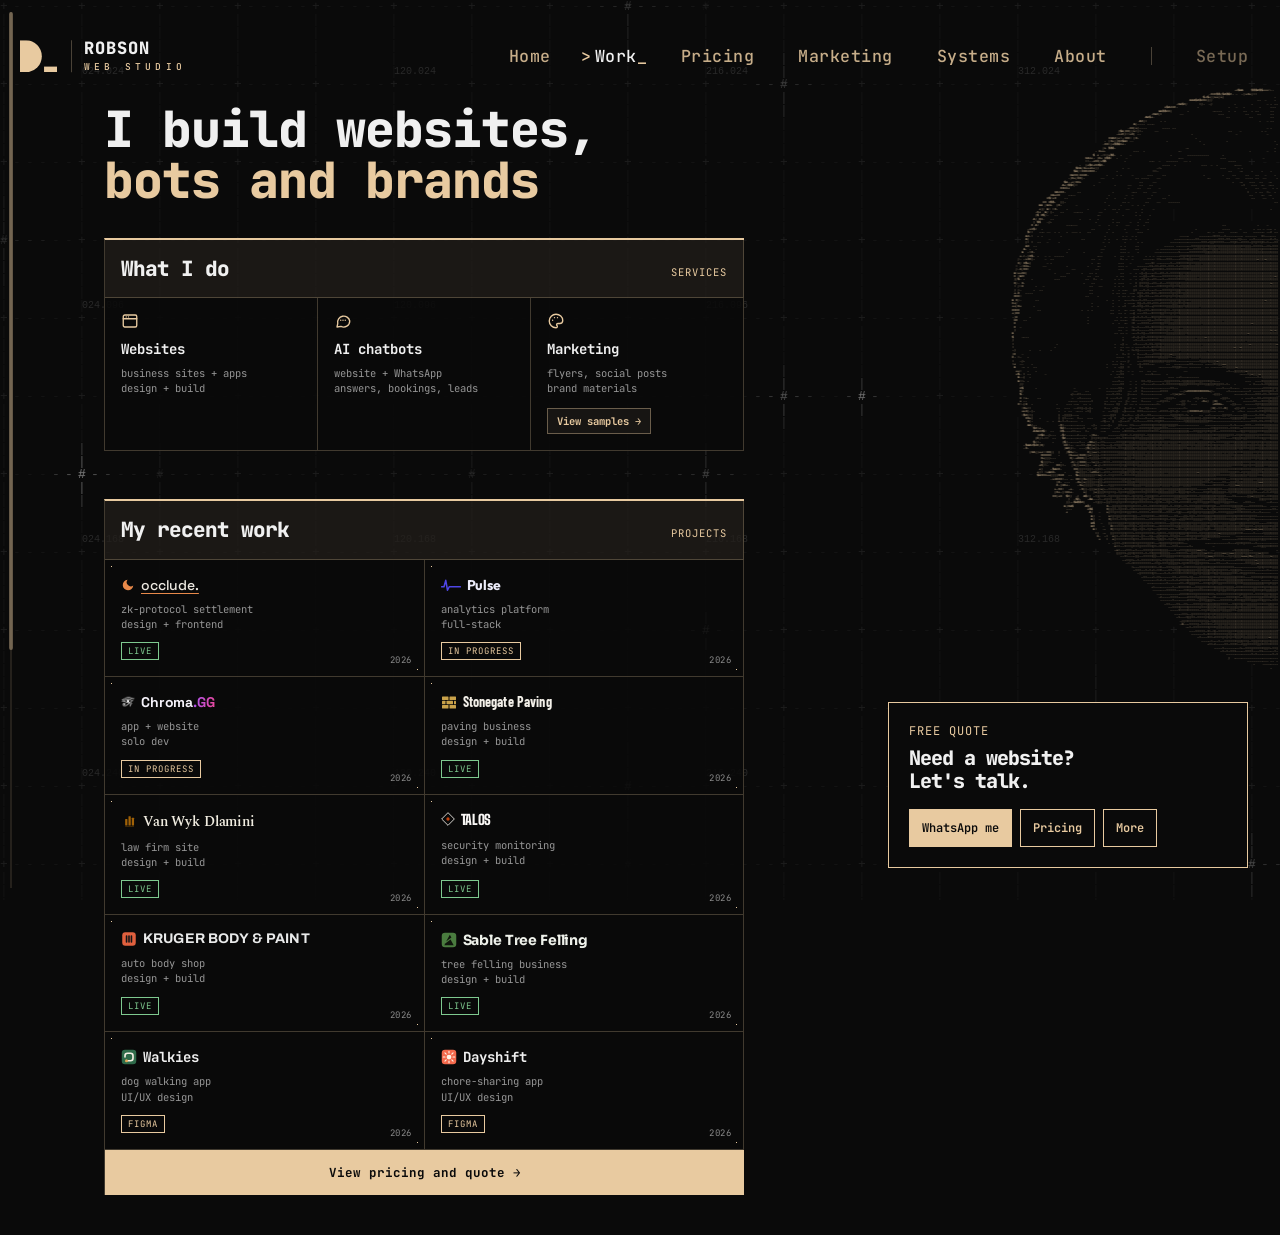
<file: work.html>
<!doctype html>
<html lang="en">
<head>
<meta charset="utf-8">
<meta name="viewport" content="width=device-width, initial-scale=1">
<title>Work — Robson Web Studio</title>
<meta name="description" content="Recent work by Robson Web Studio: websites for trades and professional firms, plus apps and brand design for South African businesses.">
<link rel="canonical" href="https://robsonwebstudio.com/work.html">
<meta property="og:type" content="website">
<meta property="og:site_name" content="Robson Web Studio">
<meta property="og:title" content="Work — Robson Web Studio">
<meta property="og:description" content="Recent work by Robson Web Studio: websites for trades and professional firms, plus apps and brand design for South African businesses.">
<meta property="og:url" content="https://robsonwebstudio.com/work.html">
<meta property="og:image" content="https://robsonwebstudio.com/img/og-studio.png">
<meta property="og:image:width" content="1200">
<meta property="og:image:height" content="630">
<meta property="og:image:alt" content="Robson Web Studio: Proper websites, priced for SA business">
<meta name="twitter:card" content="summary_large_image">
<meta name="twitter:image" content="https://robsonwebstudio.com/img/og-studio.png">
<meta name="theme-color" content="#0a0a0a">
<link rel="icon" type="image/svg+xml" href="img/favicon.svg?v=2">
<link rel="preconnect" href="https://fonts.googleapis.com">
<link rel="preconnect" href="https://fonts.gstatic.com" crossorigin>
<!-- Wordmark fonts load only the letters the project names use. If a name changes, add its letters to the text= list. -->
<link href="https://fonts.googleapis.com/css2?family=Space+Grotesk:wght@500;700&amp;family=Outfit:wght@700&amp;family=Barlow+Condensed:wght@700&amp;family=Sora:wght@700&amp;family=Spectral:wght@600&amp;family=Big+Shoulders+Display:wght@900&amp;family=Archivo:wght@700&amp;display=swap&amp;text=%20%26.ABCDEFGIKLNOPRSTUVWYabcdeghiklmnorstuvy" rel="stylesheet">
<link href="https://fonts.googleapis.com/css2?family=JetBrains+Mono:wght@400..800&amp;display=swap" rel="stylesheet">
<link rel="stylesheet" href="css/style.css?v=187">
<script src="js/nav.js?v=14"></script>
</head>
<body>
<a class="skip-link" href="#main">Skip to content</a>

<section id="hero">
  <canvas id="c"></canvas>
  <header>
  <a class="site-mark" href="index.html" aria-label="Robson Web Studio, home">
    <img src="img/logo-mark.svg?v=4" width="37" height="31" alt="">
    <span class="site-mark-text" aria-hidden="true"><b>ROBSON</b><i>WEB STUDIO</i></span>
  </a>
  <div class="heading-wrap">
    <div class="hero-eyebrow">ROBSON WEB STUDIO</div>
    <h1 class="heading">I build websites,<br><span class="heading-accent">bots and brands</span></h1>
  </div>
  <nav class="byline top-nav" aria-label="Main">
    <a href="index.html">Home</a><a href="work.html" aria-current="page">Work</a><a href="pricing.html">Pricing</a><a href="ads.html">Marketing</a><a href="custom.html">Systems</a><a href="about.html">About</a><span class="nav-div" aria-hidden="true"></span><a class="nav-muted" href="setup-guide.html">Setup</a>
  </nav>
  <aside class="cta-card" aria-labelledby="ctaTitle">
    <div class="cta-copy">
      <div class="cta-eyebrow">FREE QUOTE</div>
      <div class="cta-title" id="ctaTitle">Need a website? <br>Let's talk.</div>
    </div>
    <div class="cta-actions">
      <a class="cta-btn cta-btn-primary" href="https://wa.me/27844114748?text=Hi%20Darren%2C%20I%27d%20like%20a%20website%20quote" target="_blank" rel="noopener noreferrer">WhatsApp me</a>
      <a class="cta-btn cta-btn-ghost cta-btn-pricing" href="pricing.html">Pricing</a>
      <button class="cta-btn cta-btn-ghost info-btn" type="button" aria-haspopup="dialog" aria-controls="contactModal" aria-label="More contact options">More</button>
    </div>
  </aside>
  </header>

  <main id="main" tabindex="-1">
  <div id="services">
    <div class="service-grid">
      <div class="grid-head"><h2 class="heading2">What I do</h2><span class="grid-meta">Services</span></div>
      <div class="service">
        <svg class="service-icon" viewBox="0 0 24 24" fill="none" stroke="currentColor" stroke-width="1.8" stroke-linecap="round" stroke-linejoin="round" aria-hidden="true"><rect x="3" y="4" width="18" height="16" rx="2"/><path d="M3 9h18M7 6.5h.01M10 6.5h.01"/></svg>
        <div class="sname">Websites</div>
        <div class="smeta">business sites + apps<br>design + build</div>
      </div>
      <div class="service">
        <svg class="service-icon" viewBox="0 0 24 24" fill="none" stroke="currentColor" stroke-width="1.8" stroke-linecap="round" stroke-linejoin="round" aria-hidden="true"><path d="M21 12a8 8 0 0 1-11.7 7.1L4 20l1-4.6A8 8 0 1 1 21 12Z"/><path d="M9 11h.01M12 11h.01M15 11h.01"/></svg>
        <div class="sname">AI chatbots</div>
        <div class="smeta">website + WhatsApp<br>answers, bookings, leads</div>
      </div>
      <div class="service">
        <svg class="service-icon" viewBox="0 0 24 24" fill="none" stroke="currentColor" stroke-width="1.8" stroke-linecap="round" stroke-linejoin="round" aria-hidden="true"><path d="M12 3a9 9 0 1 0 0 18c1.1 0 1.8-.8 1.8-1.7 0-.5-.2-.9-.5-1.2-.3-.3-.5-.7-.5-1.2 0-.9.7-1.6 1.6-1.6H17a4 4 0 0 0 4-4C21 6.8 17 3 12 3Z"/><path d="M7.5 11h.01M10 7.5h.01M14 7.5h.01"/></svg>
        <div class="sname">Marketing</div>
        <div class="smeta">flyers, social posts<br>brand materials</div>
        <a class="service-link" href="marketing.html">View samples &rarr;</a>
      </div>
    </div>
  </div>

  <div id="work">
    <div class="cards">
      <div class="grid-head"><h2 class="heading2">My recent work</h2><span class="grid-meta">Projects</span></div>
      <a class="card" href="https://darrenrosbon.github.io/occlude/" target="_blank" rel="noopener noreferrer">
        <span class="card-arrow" aria-hidden="true">&#8599;</span>
        <div class="cname occlude-mark">
          <svg class="occlude-icon" width="14" height="14" viewBox="0 0 24 24" aria-hidden="true"><path fill="#E8894A" d="M21 12.79A9 9 0 1 1 11.21 3 7 7 0 0 0 21 12.79z"/></svg>
          <span class="occlude-word">occlude.</span>
        </div>
        <div class="cmeta">zk-protocol settlement<br>design + frontend</div>
        <span class="status live">Live</span>
        <span class="card-year">2026</span>
      </a>
      <a class="card" href="https://saas-dashboard-three-liart.vercel.app/" target="_blank" rel="noopener noreferrer">
        <span class="card-arrow" aria-hidden="true">&#8599;</span>
        <div class="cname pulse-mark">
          <svg class="pulse-icon" width="20" height="14" viewBox="0 0 32 24" aria-hidden="true"><path d="M0 15 H4 L7 4 L10 21 L13 15 H32" fill="none" stroke="#4f46e5" stroke-width="2.6" stroke-linecap="round" stroke-linejoin="round"/></svg>
          <span class="pulse-word">Pulse</span>
        </div>
        <div class="cmeta">analytics platform<br>full-stack</div>
        <span class="status progress">In progress</span>
        <span class="card-year">2026</span>
      </a>
      <a class="card" href="https://darrenrosbon.github.io/chroma-gg/index.html#top" target="_blank" rel="noopener noreferrer">
        <span class="card-arrow" aria-hidden="true">&#8599;</span>
        <div class="cname chroma-mark">
          <img class="chroma-icon" src="img/chroma-icon-64.png" width="14" height="14" alt="">
          <span class="chroma-word">Chroma<em>.GG</em></span>
        </div>
        <div class="cmeta">app + website<br>solo dev</div>
        <span class="status progress">In progress</span>
        <span class="card-year">2026</span>
      </a>
      <a class="card" href="https://darrenrosbon.github.io/stonegate-paving/" target="_blank" rel="noopener noreferrer">
        <span class="card-arrow" aria-hidden="true">&#8599;</span>
        <div class="cname stonegate-mark">
          <svg class="stonegate-icon" width="16" height="16" viewBox="0 0 64 64" aria-hidden="true">
            <rect x="4" y="10" width="26" height="14" rx="2" fill="#c9a24a"/>
            <rect x="34" y="10" width="26" height="14" rx="2" fill="#c9a24a"/>
            <rect x="4" y="27" width="14" height="14" rx="2" fill="#c9a24a"/>
            <rect x="22" y="27" width="26" height="14" rx="2" fill="#c9a24a"/>
            <rect x="52" y="27" width="8" height="14" rx="2" fill="#c9a24a"/>
            <rect x="4" y="44" width="26" height="14" rx="2" fill="#c9a24a"/>
            <rect x="34" y="44" width="26" height="14" rx="2" fill="#c9a24a"/>
          </svg>
          <span class="stonegate-word">Stonegate Paving</span>
        </div>
        <div class="cmeta">paving business<br>design + build</div>
        <span class="status live">Live</span>
        <span class="card-year">2026</span>
      </a>
      <a class="card" href="https://darrenrosbon.github.io/van-wyk-dlamini/" target="_blank" rel="noopener noreferrer">
        <span class="card-arrow" aria-hidden="true">&#8599;</span>
        <div class="cname vwd-mark">
          <svg class="vwd-icon" width="16" height="16" viewBox="0 0 92 92" aria-hidden="true">
            <rect x="24" y="34" width="13" height="38" rx="2" fill="#a16207"/>
            <rect x="43" y="18" width="13" height="54" rx="2" fill="#a16207"/>
            <rect x="62" y="28" width="13" height="44" rx="2" fill="#a16207"/>
            <rect x="24" y="76" width="51" height="2" fill="#a16207"/>
          </svg>
          <span class="vwd-word">Van Wyk Dlamini</span>
        </div>
        <div class="cmeta">law firm site<br>design + build</div>
        <span class="status live">Live</span>
        <span class="card-year">2026</span>
      </a>
      <a class="card" href="https://darrenrosbon.github.io/talos/" target="_blank" rel="noopener noreferrer">
        <span class="card-arrow" aria-hidden="true">&#8599;</span>
        <div class="cname talos-mark">
          <svg class="talos-icon" width="14" height="14" viewBox="0 0 42 42" aria-hidden="true">
            <polygon points="21,2 40,21 21,40 2,21" fill="none" stroke="#f4f1ec" stroke-width="2.6" stroke-linejoin="round"/>
            <circle cx="21" cy="21" r="5" fill="#c2410c"/>
          </svg>
          <span class="talos-word">TALOS</span>
        </div>
        <div class="cmeta">security monitoring<br>design + build</div>
        <span class="status live">Live</span>
        <span class="card-year">2026</span>
      </a>
      <a class="card" href="https://darrenrosbon.github.io/kruger-body-paint/" target="_blank" rel="noopener noreferrer">
        <span class="card-arrow" aria-hidden="true">&#8599;</span>
        <div class="cname kruger-mark">
          <svg class="kruger-icon" width="16" height="16" viewBox="0 0 64 64" aria-hidden="true">
            <rect x="5" y="5" width="54" height="54" rx="12" fill="#E0603E"/>
            <rect x="19" y="17" width="6.5" height="30" rx="3" fill="#121417"/>
            <rect x="28.75" y="17" width="6.5" height="30" rx="3" fill="#121417"/>
            <rect x="38.5" y="17" width="6.5" height="30" rx="3" fill="#121417"/>
          </svg>
          <span class="kruger-word">Kruger Body &amp; Paint</span>
        </div>
        <div class="cmeta">auto body shop<br>design + build</div>
        <span class="status live">Live</span>
        <span class="card-year">2026</span>
      </a>
      <a class="card" href="https://darrenrosbon.github.io/sable-tree-felling/" target="_blank" rel="noopener noreferrer">
        <span class="card-arrow" aria-hidden="true">&#8599;</span>
        <div class="cname sable-mark">
          <svg class="sable-icon" width="16" height="16" viewBox="0 0 64 64" aria-hidden="true">
            <rect x="3" y="3" width="58" height="58" rx="13" fill="#4a7c3f"/>
            <g fill="#10160d" transform="translate(4.8 8.6) scale(0.85)">
              <polygon points="36,3 43.2,16 18.4,35"/>
              <polygon points="14.4,44 39.2,25 54,52 10,52"/>
            </g>
          </svg>
          <span class="sable-word">Sable Tree Felling</span>
        </div>
        <div class="cmeta">tree felling business<br>design + build</div>
        <span class="status live">Live</span>
        <span class="card-year">2026</span>
      </a>
      <a class="card" href="figma.html">
        <span class="card-arrow" aria-hidden="true">&#8594;</span>
        <div class="cname walkies-mark">
          <svg class="walkies-icon" width="16" height="16" viewBox="0 0 64 64" aria-hidden="true">
            <rect x="3" y="3" width="58" height="58" rx="13" fill="#2f6b4a"/>
            <path d="M22 47H38a10 10 0 0 0 10-10V27a10 10 0 0 0-10-10H26a10 10 0 0 0-10 10v5" fill="none" stroke="#f4efe3" stroke-width="6.5" stroke-linecap="round"/>
            <circle cx="22" cy="47" r="6" fill="#e3a857"/>
          </svg>
          <span>Walkies</span>
        </div>
        <div class="cmeta">dog walking app<br>UI/UX design</div>
        <span class="status progress">Figma</span>
        <span class="card-year">2026</span>
      </a>
      <a class="card" href="dayshift.html">
        <span class="card-arrow" aria-hidden="true">&#8594;</span>
        <div class="cname dayshift-mark">
          <svg class="dayshift-icon" width="16" height="16" viewBox="0 0 64 64" aria-hidden="true">
            <rect x="3" y="3" width="58" height="58" rx="13" fill="#f4694c"/>
            <circle cx="32" cy="32" r="9.5" fill="#fff4e8"/>
            <path d="M48.0 32.0L55.0 32.0M43.3 43.3L48.3 48.3M32.0 48.0L32.0 55.0M20.7 43.3L15.7 48.3M16.0 32.0L9.0 32.0M20.7 20.7L15.7 15.7M32.0 16.0L32.0 9.0M43.3 20.7L48.3 15.7" stroke="#fff4e8" stroke-width="4.4" stroke-linecap="round" fill="none"/>
          </svg>
          <span>Dayshift</span>
        </div>
        <div class="cmeta">chore-sharing app<br>UI/UX design</div>
        <span class="status progress">Figma</span>
        <span class="card-year">2026</span>
      </a>
      <a class="offer-link work-cta" href="pricing.html">View pricing and quote &rarr;</a>
    </div>
  </div>

  </main>

  <div class="contact-modal-overlay" id="contactModalOverlay" hidden>
    <div class="contact-modal" id="contactModal" role="dialog" aria-modal="true" aria-labelledby="contactModalTitle">
      <div class="contact-modal-head">
        <span id="contactModalTitle">Contact me</span>
        <button class="contact-modal-close" type="button" aria-label="Close">
          <svg viewBox="0 0 24 24" fill="none" stroke="currentColor" stroke-width="2" stroke-linecap="round" aria-hidden="true"><path d="M6 6l12 12M18 6 6 18"/></svg>
        </button>
      </div>
      <ul class="contact-modal-list">
        <li>
          <svg viewBox="0 0 24 24" fill="none" stroke="currentColor" stroke-width="1.8" stroke-linecap="round" stroke-linejoin="round" aria-hidden="true"><rect x="3" y="5" width="18" height="14" rx="2"/><path d="m4 7 8 6 8-6"/></svg>
          <a href="mailto:darren@robsonwebstudio.com">darren@robsonwebstudio.com</a>
        </li>
        <li>
          <svg viewBox="0 0 24 24" width="24" height="24" fill="currentColor" aria-hidden="true"><path d="M12 .5C5.73.5.5 5.73.5 12c0 5.09 3.29 9.39 7.86 10.91.57.1.78-.25.78-.55 0-.27-.01-1.13-.02-2.05-3.2.7-3.88-1.36-3.88-1.36-.53-1.34-1.29-1.7-1.29-1.7-1.05-.72.08-.71.08-.71 1.17.08 1.78 1.2 1.78 1.2 1.03 1.77 2.71 1.26 3.37.96.1-.75.4-1.26.73-1.55-2.55-.29-5.23-1.28-5.23-5.7 0-1.26.45-2.29 1.19-3.09-.12-.29-.52-1.46.11-3.05 0 0 .97-.31 3.18 1.18a11.1 11.1 0 0 1 2.9-.39c.98.01 1.97.13 2.9.39 2.2-1.49 3.17-1.18 3.17-1.18.63 1.59.23 2.76.11 3.05.74.8 1.19 1.83 1.19 3.09 0 4.43-2.69 5.4-5.25 5.69.41.36.78 1.06.78 2.15 0 1.55-.01 2.8-.01 3.18 0 .3.2.66.79.55A10.52 10.52 0 0 0 23.5 12C23.5 5.73 18.27.5 12 .5Z"/></svg>
          <a href="https://github.com/darrenrosbon" target="_blank" rel="noopener noreferrer">github.com/darrenrosbon</a>
        </li>
        <li>
          <svg viewBox="0 0 24 24" width="24" height="24" fill="currentColor" aria-hidden="true"><path d="M20.45 20.45h-3.55v-5.57c0-1.33-.02-3.04-1.85-3.04-1.85 0-2.14 1.45-2.14 2.94v5.67H9.36V9h3.41v1.56h.05c.47-.9 1.63-1.85 3.36-1.85 3.59 0 4.26 2.36 4.26 5.44v6.3ZM5.34 7.43a2.06 2.06 0 1 1 0-4.12 2.06 2.06 0 0 1 0 4.12ZM7.12 20.45H3.56V9h3.56v11.45Z"/></svg>
          <a href="https://www.linkedin.com/in/darren-robson-215b77373/" target="_blank" rel="noopener noreferrer">linkedin.com/in/darren-robson</a>
        </li>
        <li>
          <svg viewBox="0 0 24 24" width="24" height="24" fill="currentColor" aria-hidden="true"><path fill-rule="evenodd" d="M7 2h10a5 5 0 0 1 5 5v10a5 5 0 0 1-5 5H7a5 5 0 0 1-5-5V7a5 5 0 0 1 5-5zm0 2a3 3 0 0 0-3 3v10a3 3 0 0 0 3 3h10a3 3 0 0 0 3-3V7a3 3 0 0 0-3-3H7zm5 3.5a4.5 4.5 0 1 1 0 9 4.5 4.5 0 0 1 0-9zm0 2a2.5 2.5 0 1 0 0 5 2.5 2.5 0 0 0 0-5zM17.5 5.5a1.2 1.2 0 1 1 0 2.4 1.2 1.2 0 0 1 0-2.4z"/></svg>
          <a href="https://www.instagram.com/robsonwebstudio_/" target="_blank" rel="noopener noreferrer">instagram.com/robsonwebstudio_</a>
        </li>
        <li>
          <svg viewBox="0 0 24 24" width="24" height="24" fill="currentColor" aria-hidden="true"><path d="M20.317 4.37a19.79 19.79 0 0 0-4.885-1.515.074.074 0 0 0-.079.037c-.21.375-.444.864-.608 1.25a18.27 18.27 0 0 0-5.487 0 12.64 12.64 0 0 0-.617-1.25.077.077 0 0 0-.079-.037A19.736 19.736 0 0 0 3.677 4.37a.07.07 0 0 0-.032.027C.533 9.046-.32 13.58.099 18.057a.082.082 0 0 0 .031.056 19.9 19.9 0 0 0 5.993 3.03.078.078 0 0 0 .084-.028c.462-.63.874-1.295 1.226-1.994a.076.076 0 0 0-.041-.106 13.107 13.107 0 0 1-1.872-.892.077.077 0 0 1-.008-.128c.126-.094.252-.192.372-.291a.074.074 0 0 1 .077-.01c3.928 1.793 8.18 1.793 12.062 0a.074.074 0 0 1 .078.01c.12.099.246.198.373.292a.077.077 0 0 1-.006.127c-.598.35-1.22.645-1.873.892a.076.076 0 0 0-.04.107c.36.698.772 1.362 1.225 1.993a.077.077 0 0 0 .084.028 19.84 19.84 0 0 0 6.002-3.03.077.077 0 0 0 .032-.055c.5-5.177-.838-9.674-3.549-13.66a.061.061 0 0 0-.031-.028ZM8.02 15.33c-1.183 0-2.157-1.085-2.157-2.419 0-1.333.955-2.418 2.157-2.418 1.21 0 2.176 1.094 2.157 2.418 0 1.334-.955 2.419-2.157 2.419Zm7.975 0c-1.183 0-2.157-1.085-2.157-2.419 0-1.333.955-2.418 2.157-2.418 1.21 0 2.176 1.094 2.157 2.418 0 1.334-.946 2.419-2.157 2.419Z"/></svg>
          <span><a href="https://discord.com/users/971722365669109780" target="_blank" rel="noopener noreferrer">Discord</a> <span class="contact-modal-hint">- darrencord</span></span>
        </li>
      </ul>
    </div>
  </div>
</section>


<script defer src="js/face-art.js?v=113"></script>
<script defer src="js/site.js?v=140"></script>
<script>
  (function () {
    // Mobile and desktop each have their own .copy-btn — wire up every one
    // found, not just the first.
    document.querySelectorAll('.copy-btn').forEach((btn) => {
      const iconCopy = btn.querySelector('.icon-copy');
      const iconCheck = btn.querySelector('.icon-check');
      let resetTimer = null;

      btn.addEventListener('click', async () => {
        const email = btn.dataset.email;
        try {
          await navigator.clipboard.writeText(email);
        } catch (err) {
          // Clipboard API needs a secure context (https/localhost) and can be
          // blocked by browser permissions — fall back to a manual copy via
          // a temporary offscreen textarea rather than silently doing nothing.
          const ta = document.createElement('textarea');
          ta.value = email;
          ta.style.position = 'fixed';
          ta.style.opacity = '0';
          document.body.appendChild(ta);
          ta.select();
          document.execCommand('copy');
          document.body.removeChild(ta);
        }
        btn.classList.add('copied');
        iconCopy.hidden = true;
        iconCheck.hidden = false;
        clearTimeout(resetTimer);
        resetTimer = setTimeout(() => {
          btn.classList.remove('copied');
          iconCopy.hidden = false;
          iconCheck.hidden = true;
        }, 1600);
      });
    });
  })();

  (function () {
    // Both the mobile and desktop icon rows have their own [i] trigger —
    // either one opens the same shared modal.
    const overlay = document.getElementById('contactModalOverlay');
    const closeBtn = overlay.querySelector('.contact-modal-close');
    let lastFocused = null;

    function openModal() {
      lastFocused = document.activeElement;
      overlay.hidden = false;
      closeBtn.focus();
      document.addEventListener('keydown', onKeydown);
    }
    function closeModal() {
      overlay.hidden = true;
      document.removeEventListener('keydown', onKeydown);
      if (lastFocused) lastFocused.focus();
    }
    function onKeydown(e) {
      if (e.key === 'Escape') closeModal();
    }

    document.querySelectorAll('.info-btn').forEach((btn) => {
      btn.addEventListener('click', (e) => {
        e.preventDefault(); // it's an <a href="#"> for sizing parity with its sibling icons, not real navigation
        openModal();
      });
    });
    closeBtn.addEventListener('click', closeModal);
    overlay.addEventListener('click', (e) => {
      if (e.target === overlay) closeModal(); // click on the backdrop, not the modal itself
    });
  })();
</script>
<script defer src="js/scrollbar.js?v=2"></script>
</body>
</html>
</file>
<file: css/style.css>
* { box-sizing: border-box; }
html, body { margin:0; padding:0; background:#0a0a0a; font-family:'JetBrains Mono', monospace; }
/* The browser's scrollbar is hidden so every page has the same width; js/scrollbar.js draws the site's own slim one on the left. */
html { scrollbar-width:none; }
html::-webkit-scrollbar { display:none; width:0; height:0; }

/* The `hidden` attribute doesn't reliably get its expected display:none
   default on SVG elements in every engine — confirmed here: an SVG with
   `hidden` present computed to display:block anyway. Force it explicitly
   rather than relying on the UA stylesheet. Affects the copy-button icon
   swap (mobile + desktop). */
svg[hidden] { display:none; }

/* Keyboard focus: the browser default is faint on this dark page. */
a:focus-visible, button:focus-visible, [role="button"]:focus-visible {
  outline:2px solid #e8caa0; outline-offset:3px;
}
.skip-link {
  position:absolute; left:12px; top:-60px; z-index:100;
  padding:10px 14px; background:#0a0a0a; color:#e8caa0; font-weight:700; font-size:13px;
  text-decoration:none; border:1px solid #e8caa0;
  transition:top .15s ease;
}
.skip-link:focus { top:12px; }
main:focus { outline:none; }

/* ---------- Hero ---------- */
#hero { position:relative; height:100vh; overflow:hidden; }
.site-mark { position:absolute; top:56px; transform:translateY(-50%); left:20px; z-index:6; display:block; line-height:0; transition:opacity 0.15s ease; }
.site-mark img { display:block; }
.site-mark:hover { opacity:0.8; }
.site-mark { display: flex; align-items: center; gap: 14px; text-decoration: none; }
.site-mark img { height: 31.5px; width: auto; }
@media (max-width: 700px) { .site-mark img { box-sizing: content-box; width: 18.8px; height: 16px; padding: 6px 4.6px; } }
.site-mark-text { display: block; line-height: 1; border-left: 1px solid #4a4237; padding-left: 12px; font-family: 'JetBrains Mono', monospace; text-align: left; }
.site-mark-text b { display: block; color: #f0f0f0; font-weight: 800; font-size: 17px; letter-spacing: 1px; }
.site-mark-text i { display: block; color: #e8caa0; font-style: normal; font-weight: 500; font-size: 9.5px; letter-spacing: 4.2px; margin-top: 5px; white-space: nowrap; }
@media (max-width: 700px) { .site-mark-text { display: none; } }
@media (min-width: 701px) { .hero-eyebrow { visibility: hidden; } }
#hero canvas#c { display:block; position:fixed; top:0; left:0; z-index:0; pointer-events:none; }

.heading-wrap {
  position:absolute; left:60px; top:48px; z-index:5;
  display:flex; flex-direction:column; align-items:flex-start; gap:0;
}
.hero-eyebrow { color:#e8caa0; font-size:12px; letter-spacing:2px; font-weight:500; margin-bottom:40px; }
.heading-accent { color:#e8caa0; }
h1.heading {
  margin:0; color:#f0f0f0; font-weight:800;
  font-size: clamp(26px, 3.9vw, 60px);
  line-height:1.02; letter-spacing:-1px;
}
.byline {
  position:absolute; top:56px; transform:translateY(-50%); right:32px; z-index:5;
  color:#e8caa0; font-weight:500;
  font-size: clamp(13px, 1.3vw, 18px);
  letter-spacing:0.5px; text-align:right;
}

/* Desktop: about-me section, sitting directly under the work section (same
   left column, not anchored to the face). */
#about {
  position:absolute; left:60px; top:500px; z-index:5;
  width: min(56%, 640px);
}
.guy-heading {
  margin:0 0 14px 0; color:#f0f0f0; font-weight:800; text-align:center;
  font-size: clamp(18px, 2.2vw, 28px);
  letter-spacing:-1px;
}
.about-text {
  margin:0 auto; color:#c9c9c9; font-size:14px; line-height:1.6; max-width:46ch;
  text-align:center;
}
.about-text .location { color:#e8caa0; font-weight:700; }

/* Map sits beside the text on desktop; stacks below it on mobile and on
   narrow desktop windows where the column is too tight for both. */
.about-body { display:flex; align-items:center; justify-content:center; gap:22px; }
.about-body .about-text { margin:0; flex:1 1 0; min-width:0; max-width:34ch; text-align:left; }
/* Canvas drawn by js/sa-map.js; the 37.2:32 ratio is 62 columns x 32 rows of
   0.6em-wide, 1em-tall monospace cells. */
.sa-map {
  display:block; flex:none; margin:0;
  width:293px; height:auto; aspect-ratio:37.2 / 32;
}
@media (min-width: 701px) and (max-width: 960px) {
  .about-body { flex-direction:column; gap:16px; }
  .about-body .about-text { max-width:46ch; text-align:center; }
}

/* Social icons — mobile-only for now, hidden entirely on desktop. */
.social-icon { display:none; }

/* Desktop's contact block (email + social icons), sitting in the empty
   space below #about. Part of the same centered column as the heading/
   work/about (JS sets left + width to match — see positionMainBody in
   site.js), with its own narrower content centered within that column via
   align-items:center. No transform:translateX(-50%) here — that "center
   via left:50%+translate" trick doesn't compose with JS explicitly setting
   both left AND width to match the column, so it's been removed in favor
   of the explicit values. Hidden on mobile in its own media query below —
   mobile has its own separate .contact-bar and heading-row icons instead. */
.desktop-contact {
  position:absolute; left:60px; top:670px;
  z-index:5; display:flex; flex-direction:column; align-items:center;
}
.contact-bar-desktop {
  display:flex; align-items:center;
  border:1px solid rgba(232,202,160,0.4);
  background:rgba(232,202,160,0.06);
}
.contact-email-desktop {
  padding:14px 20px;
  color:#e8caa0; font-weight:700; font-size:15px;
  text-decoration:none;
}
.contact-email-desktop:hover { background:rgba(232,202,160,0.12); }
.desktop-contact .copy-btn {
  display:flex; align-items:center; justify-content:center;
  width:44px; align-self:stretch;
  border:none; border-left:1px solid rgba(232,202,160,0.4);
  background:transparent; color:#e8caa0;
  padding:0; cursor:pointer;
}
.desktop-contact .copy-btn:hover { background:rgba(232,202,160,0.12); }
.desktop-contact .copy-btn svg { width:18px; height:18px; }
.desktop-contact .copy-btn.copied { color:#7ec98f; }

.social-row-desktop { display:flex; gap:16px; margin-top:18px; justify-content:center; }
.social-icon-desktop { display:inline-flex; color:#e8caa0; width:40px; height:40px; }
.social-icon-desktop svg { width:100%; height:100%; }
.social-icon-desktop:hover { color:#fff; }

/* Hover: icons hop and tip, alternating left and right, with a springy
   settle. Hover rules only run where a real hover exists, so a tap on a phone
   doesn't leave an icon stuck tilted; :active gives the press feedback there. */
.social-icon, .social-icon-desktop {
  transition:transform .35s cubic-bezier(.34,1.56,.64,1), color .2s ease;
}
@media (hover:hover) {
  .social-icon:hover, .social-icon-desktop:hover { transform:translateY(-6px) rotate(-8deg) scale(1.12); }
  .social-icon:nth-child(even):hover, .social-icon-desktop:nth-child(even):hover { transform:translateY(-6px) rotate(8deg) scale(1.12); }
}
.social-icon:active, .social-icon-desktop:active { transform:translateY(0) scale(.94); transition-duration:.1s; }
@media (prefers-reduced-motion:reduce) {
  .social-icon, .social-icon-desktop { transition:color .2s ease; }
  .social-icon:hover, .social-icon-desktop:hover,
  .social-icon:nth-child(even):hover, .social-icon-desktop:nth-child(even):hover,
  .social-icon:active, .social-icon-desktop:active { transform:none; }
}

/* .info-btn is an <a href="#" role="button"> (JS opens the modal, no real
   navigation) — deliberately an anchor rather than a <button>, since a
   <button> with aspect-ratio inside this stretched flex row hit form
   controls' special intrinsic-sizing rules and rendered enormous instead
   of matching its sibling icons. Anchors don't have that problem. */
.info-btn { text-decoration:none; }

/* ---------- Contact modal — a small "Contact me" dialog the [i] icon
   opens, listing every channel in one place (plain-text email included)
   for visitors the mailto/copy-button pair doesn't work for. ---------- */
.contact-modal-overlay {
  position:fixed; inset:0; z-index:50;
  background:rgba(0,0,0,0.6);
  display:flex; align-items:center; justify-content:center;
  padding:24px;
}
.contact-modal-overlay[hidden] { display:none; }
.contact-modal {
  width:min(360px, 100%);
  background:#0e0e0e;
  border:1px solid rgba(232,202,160,0.4);
  padding:20px;
  /* Explicit rather than assumed — every channel here is meant to be
     selectable by hand (drag to select, then copy), same reasoning as the
     plain-text email fallback the modal already exists for. */
  user-select:text; -webkit-user-select:text;
}
.contact-modal-head {
  display:flex; align-items:center; justify-content:space-between;
  padding-bottom:14px; margin-bottom:14px;
  border-bottom:1px solid rgba(232,202,160,0.25);
  font-weight:700; font-size:15px; color:#f0f0f0; letter-spacing:-0.2px;
}
.contact-modal-close {
  background:none; border:none; padding:4px; margin:-4px; color:#8f8f8f; cursor:pointer;
  display:inline-flex;
}
.contact-modal-close svg { width:16px; height:16px; }
.contact-modal-close:hover { color:#f0f0f0; }
.contact-modal-list { list-style:none; margin:0; padding:0; display:flex; flex-direction:column; gap:14px; }
.contact-modal-list li { display:flex; align-items:center; gap:12px; }
.contact-modal-list svg { width:18px; height:18px; color:#e8caa0; flex-shrink:0; }
.contact-modal-list a {
  color:#c9c9c9; text-decoration:none; font-size:13px; word-break:break-all;
}
.contact-modal-list a:hover { color:#e8caa0; }
/* The Discord row's plain-text username after the link — not a link
   itself, just there so a visitor can select/search it by hand. */
.contact-modal-list li > span { font-size:13px; }
.contact-modal-hint { color:#8f8f8f; }

/* Contact bar — mobile-only for now, hidden entirely on desktop. */
.contact-bar { display:none; }

/* The heading's forced "The guy / behind the work" break is mobile-only —
   suppress it on desktop so the heading reads as one flowing line there,
   same as before. */
@media (min-width: 701px) {
  br.force-break { display:none; }
}
.about-text span#age { color:#e8caa0; font-weight:700; }

/* ---------- Work — inline in the hero, next to the face ---------- */
#work {
  position:absolute; left:60px; top:160px; z-index:5;
  width: min(56%, 640px);
}
h2.heading2 {
  color:#f0f0f0; font-weight:800; font-size: clamp(20px, 2.6vw, 32px);
  letter-spacing:-1px; margin:0 0 20px 0; text-align:center;
}
.cards {
  display:grid;
  grid-template-columns: repeat(2, 1fr);
  border-top:1px solid rgba(232,202,160,0.25);
  border-left:1px solid rgba(232,202,160,0.25);
}
/* Section heading as the first row of its grid, sharing the grid's borders. */
.grid-head {
  grid-column:1 / -1;
  display:flex; align-items:baseline; justify-content:space-between; gap:12px;
  padding:12px 14px;
  background:rgba(232,202,160,0.05);
  border-right:1px solid rgba(232,202,160,0.25);
  border-bottom:1px solid rgba(232,202,160,0.25);
}
.grid-head h2.heading2 { margin:0; text-align:left; font-size:16px; line-height:1.2; }
.grid-meta { color:#e8caa0; font-size:10.5px; letter-spacing:1px; text-transform:uppercase; white-space:nowrap; }
.card {
  background:rgba(10,10,10,0.55); padding:16px 16px; min-height:108px;
  display:flex; flex-direction:column; justify-content:space-between;
  position:relative;
  border-right:1px solid rgba(232,202,160,0.25);
  border-bottom:1px solid rgba(232,202,160,0.25);
  transition: background 0.15s ease;
  text-decoration:none;
}
.card:hover { background:rgba(20,20,20,0.7); }

/* Hover: two gold corner brackets draw in diagonally, a faint tint fills the
   card, and an arrow slides into the top-right corner. Only where a real
   hover exists, so a tap on a phone doesn't leave a card stuck highlighted. */
.card::before, .card::after {
  content:""; position:absolute; width:0; height:0; border:0 solid #e8caa0; pointer-events:none;
  transition:width .28s cubic-bezier(.2,.8,.2,1), height .28s cubic-bezier(.2,.8,.2,1);
}
.card::before { top:6px; left:6px; border-top-width:1px; border-left-width:1px; }
.card::after { bottom:6px; right:6px; border-bottom-width:1px; border-right-width:1px; }
.card-arrow {
  position:absolute; top:10px; right:12px; color:#e8caa0; font-size:13px; line-height:1;
  opacity:0; transform:translate(-6px, 6px); pointer-events:none;
  transition:opacity .25s ease, transform .3s cubic-bezier(.2,.8,.2,1);
}
@media (hover:hover) {
  .card:hover { background:rgba(232,202,160,0.05); }
  .card:hover::before, .card:hover::after { width:14px; height:14px; }
  .card:hover .card-arrow { opacity:1; transform:translate(0, 0); }
  .card:hover .card-year { color:#e8caa0; }
}
.card:active { background:rgba(232,202,160,0.09); }
@media (prefers-reduced-motion:reduce) {
  .card::before, .card::after, .card-arrow { transition:none; }
}
.card .status {
  align-self:flex-start;
  font-size:9px; letter-spacing:1px; text-transform:uppercase;
  padding:2px 6px; border:1px solid currentColor;
  margin-top:10px;
}
.status.live { color:#7ec98f; }
.status.progress { color:#e8caa0; }
.card .cname { color:#f0f0f0; font-weight:700; font-size:14px; }
.card .cmeta { color:#969696; font-size:10.5px; margin-top:8px; line-height:1.45; }
.card-year { position:absolute; right:12px; bottom:10px; color:#8a8a8a; font-size:9px; letter-spacing:0.5px; }

/* ---------- Services — sits under the work grid; top is set by
   positionServices() in site.js on desktop, flows in-document on mobile. ---------- */
#services {
  position:absolute; left:60px; top:620px; z-index:5;
  width: min(56%, 640px);
}
.service-grid {
  display:grid; grid-template-columns:repeat(3, 1fr);
  border-top:1px solid rgba(232,202,160,0.25);
  border-left:1px solid rgba(232,202,160,0.25);
}
.service {
  position:relative; background:rgba(10,10,10,0.55); padding:14px 16px 16px;
  border-right:1px solid rgba(232,202,160,0.25);
  border-bottom:1px solid rgba(232,202,160,0.25);
}
/* Tools — sits under the services grid; top is set by positionServices() in
   site.js on desktop, flows in-document on mobile. */
#stack {
  position:absolute; left:60px; top:900px; z-index:5;
  width: min(56%, 640px);
}
.stack-grid {
  display:grid; grid-template-columns:repeat(2, 1fr);
  border-top:1px solid rgba(232,202,160,0.25);
  border-left:1px solid rgba(232,202,160,0.25);
}
.stack-cell {
  background:rgba(10,10,10,0.55); padding:12px 12px 14px;
  border-right:1px solid rgba(232,202,160,0.25);
  border-bottom:1px solid rgba(232,202,160,0.25);
}
.stack-head { display:flex; align-items:center; gap:8px; margin:0 0 3px; }
.stack-icon { width:16px; height:16px; color:#e8caa0; flex:none; }
.stack-title { margin:0; color:#f0f0f0; font-size:13px; font-weight:700; line-height:1.2; }
.stack-sub { color:#969696; font-size:10.5px; margin:0 0 10px 24px; line-height:1.3; }
.chips { display:flex; flex-wrap:wrap; gap:6px; }
.chip {
  display:inline-block; font-size:11px; line-height:1.2; padding:4px 8px;
  color:#e8caa0; border:1px solid rgba(232,202,160,0.3); background:rgba(232,202,160,0.05);
}
.service-icon { width:18px; height:18px; color:#e8caa0; display:block; }
.service .sname { color:#f0f0f0; font-weight:700; font-size:14px; margin-top:10px; }
.service .smeta { color:#969696; font-size:10.5px; margin-top:8px; line-height:1.45; }
.service-link {
  display:inline-block; margin-top:12px; padding:5px 9px;
  color:#e8caa0; font-size:10.5px; font-weight:700; text-decoration:none;
  border:1px solid rgba(232,202,160,0.4); background:rgba(232,202,160,0.06);
  transition:background 0.15s ease;
}
.service-link:hover { background:rgba(232,202,160,0.15); }
/* Occlude's own wordmark (crescent mark + underlined "occlude.") lifted
   from its live site, so this entry reads as branded rather than the
   plain-text title every other card uses. */
.occlude-mark { display:flex; align-items:center; gap:6px; font-weight:500; }
.occlude-icon { flex-shrink:0; }
.occlude-word {
  font-family:'Space Grotesk', sans-serif; font-weight:500;
  color:#EDE9E1; letter-spacing:-0.01em;
  text-decoration:underline; text-decoration-color:#E8894A; text-underline-offset:3px;
}

/* Pulse (saas-dashboard) wordmark: heartbeat-line mark + bold Outfit
   text, lifted from its live nav. Ink color swapped from the site's
   near-black (tuned for a light background) to a light tint so it stays
   legible on this dark card. */
.pulse-mark { display:flex; align-items:center; gap:6px; }
.pulse-icon { flex-shrink:0; }
.pulse-word { font-family:'Outfit', sans-serif; font-weight:700; color:#EDEDFB; letter-spacing:-0.01em; }

/* Chroma.GG wordmark: its own eye icon asset + "Chroma" in Space Grotesk
   bold, ".GG" in italic pink — lifted from its hero title styling. */
.chroma-mark { display:flex; align-items:center; gap:6px; }
.chroma-icon { flex-shrink:0; display:block; }
.chroma-word { font-family:'Space Grotesk', sans-serif; font-weight:700; color:#f6f3fb; letter-spacing:-0.01em; }
.chroma-word em {
  font-weight:700; font-style:normal;
  background:linear-gradient(100deg, #a855f7, #ec4899);
  -webkit-background-clip:text; background-clip:text; -webkit-text-fill-color:transparent;
}

.vwd-mark { display:flex; align-items:center; gap:6px; }
.vwd-icon { flex-shrink:0; display:block; }
.vwd-word { font-family:'Spectral', serif; font-weight:600; color:#f0ece0; letter-spacing:-0.01em; }

.talos-mark { display:flex; align-items:center; gap:6px; }
.talos-icon { flex-shrink:0; display:block; }
.talos-word { font-family:'Big Shoulders Display', sans-serif; font-weight:900; color:#f9f7f5; letter-spacing:-0.02em; }

.kruger-mark { display:flex; align-items:center; gap:6px; }
.kruger-icon { flex-shrink:0; display:block; }
.kruger-word { font-family:'Archivo', sans-serif; font-weight:700; color:#e9eaea; text-transform:uppercase; letter-spacing:0.01em; }

.walkies-mark, .dayshift-mark { display:flex; align-items:center; gap:6px; }
.walkies-icon, .dayshift-icon { flex-shrink:0; display:block; }
.stonegate-mark { display:flex; align-items:center; gap:6px; }
.stonegate-icon { flex-shrink:0; display:block; }
.sable-mark { display:flex; align-items:center; gap:6px; }
.sable-icon { flex-shrink:0; display:block; }
.sable-word { font-family:'Sora', sans-serif; font-weight:700; color:#eef1ea; letter-spacing:-0.01em; }
.stonegate-word { font-family:'Barlow Condensed', sans-serif; font-weight:700; color:#f2efe8; letter-spacing:0.01em; }

/* ---------- Mobile: the desktop layout is a tight single-screen
   composition (heading, work grid and face all sharing one viewport by
   pixel-precise positioning) — that doesn't survive a narrow screen, so
   below 700px it unwinds into a simpler stacked flow instead. ---------- */
@media (max-width: 700px) {
  /* Hero keeps a fixed 100vh band (so the canvas sizing math stays
     simple), but overflow becomes visible so #work can flow below it
     instead of being clipped — back to the simpler stacked layout. */
  /* height:auto + min-height (not a fixed height:100vh) — with overflow:
     visible, content already spills past a fixed height, and trailing
     margin/padding on a box whose content overflows its own bounds simply
     isn't reserved as visible space afterward (confirmed: neither the
     contact bar's own margin-bottom nor padding-bottom on #hero showed up
     in the page's actual scrollable height). auto lets #hero's box
     genuinely contain all of its content, including trailing spacing. */
  #hero { height:auto; min-height:100vh; overflow:visible; padding-bottom:40px; }

  /* position:relative (not static) — z-index has no effect on statically
     positioned elements, and without it the absolutely-positioned canvas
     paints ABOVE this content regardless of DOM order, per CSS stacking
     rules. relative keeps normal in-flow layout while letting z-index:5
     (set in the base rule) put this content above the canvas. */
  .heading-wrap { position:relative; left:0; top:0; padding:56px 24px 0; }
  .heading-wrap h1.heading { max-width:20ch; }

  /* Pinned corner, out of the document flow — same spot as desktop, just
     retuned for a small screen. */
  .site-mark { top:34px; }
  .byline { position:absolute; top:34px; right:16px; left:auto; text-align:right; font-size:11px; padding:0; z-index:5; }
  /* Unlike desktop, mobile keeps this under the face rather than under the
     work list — position:relative (in-flow), not absolute, so there's
     actual room below it for that section's content instead of being
     pinned to the edge of a fixed-height box.
     margin-top is NOT set here — a fixed px guess kept being wrong on real
     devices (font rendering/wrapping shifts where #work actually ends, so
     a value tuned in one test environment doesn't hold elsewhere). site.js
     computes and sets it at runtime from the actual measured position of
     #work plus the face's known height. Horizontal margins are safe as a
     static value since they don't depend on content height. */
  /* width was leaking in from the desktop rule (min(56%,640px)) this whole
     time, uncorrected here — almost certainly what made the earlier
     float/fit-content attempts behave so inconsistently. Reset it
     explicitly, then margin-left:auto can reliably push a capped-width
     column to the right edge. */
  #about {
    position:relative; left:0; top:0;
    width:auto; max-width:230px; margin:0 24px 0 auto;
    text-align:right;
  }
  /* text-align:right explicitly — the desktop rule sets text-align:left,
     which was leaking through uncorrected here (same class of bug as the
     width and top leaks above), overriding the text-align:right inherited
     from #about. */
  /* white-space:nowrap — without it, the icon (sized from the heading's
     own height via aspect-ratio+stretch below) claims width in the same
     row, which can squeeze the heading into wrapping onto a 3rd/4th line,
     which grows the row taller, which grows the icon wider, squeezing it
     further — a runaway loop. nowrap keeps each of the two <br>-separated
     segments on exactly one line each, so the heading's height is stable
     regardless of how much width the icon ends up taking. */
  .guy-heading { margin:0; font-size:26px; line-height:1.02; text-align:right; white-space:nowrap; }
  /* text-align:right + margin reset — the desktop rule now sets
     text-align:center and margin:0 auto (for its own centering), which
     would otherwise leak through uncorrected here. */
  .about-text, .about-body .about-text { font-size:12px; max-width:none; text-align:right; margin:0; flex:none; }
  .about-body { display:block; }
  .sa-map {
    margin:18px 0 0 calc(278px - 100vw);
    width:min(293px, calc(100vw - 48px));
  }
  /* Desktop's icon row + centered email block — mobile already has its
     own icons next to the heading and its own contact bar, so these
     would be duplicates. */
  .social-row-desktop { display:none; }
  .desktop-contact { display:none; }

  /* Row of icon + heading, right-aligned as a group — icons sit to the
     left of the heading text, matching reading order. align-items:stretch
     (not center) so the icons take on the row's full cross-axis size —
     since the heading is now two lines, that's the height of both lines
     combined, not a single line. */
  .guy-heading-row {
    display:flex; align-items:stretch; justify-content:flex-end; gap:12px;
    margin-bottom:10px;
  }
  /* No fixed width/height — aspect-ratio:1 lets the stretched height
     (from align-items:stretch above) determine the width too, so the icon
     is exactly as tall as the two-line heading and stays square.
     flex-shrink:0 — without it, adding the 4th ([i]) icon pushed the
     row's natural width past its container and flexbox quietly squashed
     every icon to fit (they stopped being square, just got narrower),
     instead of the row being allowed to size to its actual content. */
  .social-icon {
    display:inline-flex; color:#e8caa0;
    aspect-ratio:1/1; width:auto; height:auto; flex-shrink:0;
  }
  .social-icon svg { width:100%; height:100%; }
  .social-icon:hover { color:#fff; }

  /* Kept narrow enough to stay clear of the face, which sits in the same
     right-hand region on mobile as it does on desktop. */
  #work { position:relative; left:0; top:0; width:auto; max-width:62%; margin:28px 0 0 24px; }
  #services { position:relative; left:0; top:0; width:auto; max-width:62%; margin:28px 0 0 24px; }
  /* One bordered box per section, rows split by hairlines, like the desktop
     grid folded into a column. */
  .cards, .service-grid, .stack-grid {
    display:flex; flex-direction:column; align-items:stretch; gap:0;
    border:1px solid rgba(232,202,160,0.25); background:rgba(10,10,10,0.55);
  }
  .service, .stack-cell {
    padding:10px 11px 12px; background:none;
    border:0; border-bottom:1px solid rgba(232,202,160,0.25);
  }
  .service:last-child, .stack-cell:last-child { border-bottom:0; }
  /* Icon sits to the left of the title, like the tools boxes; the description
     and link line up under the title. */
  .service { display:grid; grid-template-columns:16px 1fr; column-gap:8px; align-items:start; }
  .service-icon { grid-column:1; grid-row:1; width:16px; height:16px; margin-top:0; }
  .service .sname { grid-column:2; grid-row:1; line-height:16px; }
  .service .smeta { grid-column:2; }
  .service .service-link { grid-column:2; justify-self:start; }
  #stack { position:relative; left:0; top:0; width:auto; max-width:62%; margin:28px 0 0 24px; }
  .stack-title { font-size:12.5px; }
  .stack-sub { font-size:10px; margin-bottom:8px; }
  .chip { font-size:10.5px; padding:3px 7px; }
  .service .sname { font-size:13px; margin-top:0; }
  .service .smeta { font-size:10px; margin-top:4px; }
  /* text-align:left explicitly — the desktop rule now sets text-align:
     center, which would otherwise leak through uncorrected here (same
     class of bug hit repeatedly in this file). */
  h2.heading2 { font-size:20px; text-align:left; }
  .grid-head { gap:10px; padding:10px 11px; }
  .grid-head h2.heading2 { font-size:15px; }
  .grid-meta { font-size:10px; }
  /* flex column (not block/grid) so `order` below can reorder the cards for
     mobile without touching the HTML/desktop order. gap replaces the
     desktop grid's shared borders now that each card is its own box. */
  /* align-items:flex-start (not the default stretch) — stretch was
     forcing every card to the full width of #work regardless of how
     little its own content needed, leaving dead space on the right that
     just covered more of the face than necessary. flex-start lets each
     card shrink to its own content; equalizeCardSizes() (site.js) then
     matches every card to the widest one actually needs. */
  /* DOM order is occlude, saas-dashboard, Chroma.GG, portfolio_v2 (desktop's
     2x2 grid reads left-to-right, top-to-bottom in that order) — mobile
     wants occlude, Chroma.GG, saas-dashboard, portfolio_v2 instead. */
  .card:nth-of-type(1) { order: 1; } /* occlude */
  .card:nth-of-type(2) { order: 3; } /* Pulse */
  .card:nth-of-type(3) { order: 2; } /* Chroma.GG */
  .card:nth-of-type(4) { order: 4; } /* Stonegate Paving */
  .card:nth-of-type(5) { order: 5; } /* Van Wyk Dlamini */
  .card:nth-of-type(6) { order: 6; } /* Talos */
  .card:nth-of-type(7) { order: 7; } /* Kruger Body & Paint */
  .card:nth-of-type(8) { order: 8; } /* Sable Tree Felling */
  .card:nth-of-type(9) { order: 9; } /* Walkies */
  .card:nth-of-type(10) { order: 10; } /* Dayshift */
  .card {
    position:relative;
    /* justify-content:flex-start (not the base rule's space-between) —
       space-between stretches its children apart to fill whatever height
       equalizeCardHeights() (site.js) applies, turning a tight card into
       one with a big gap before the badge. flex-start plus a fixed gap
       keeps every card's internal rhythm identical regardless of which
       card set the shared max height. */
    flex:none; display:flex; flex-direction:column; justify-content:flex-start; gap:6px;
    width:auto; min-width:0; min-height:0;
    padding:10px 11px 12px;
    border:0; border-bottom:1px solid rgba(232,202,160,0.25);
    background:none;
    -webkit-tap-highlight-color: transparent;
  }
  .card:last-child { border-bottom:0; }
  .card .cname { font-size:13px; }
  .card .cmeta { font-size:10px; margin-top:0; }
  .card .status { margin-top:0; }

  /* Contact bar — full-width button-style bar at the very bottom of the
     page: tapping the email opens the mail client, the separate copy
     button copies the address without leaving the page. */
  /* position:relative + z-index — without a position, the canvas (which is
     positioned) paints ABOVE this in-flow content regardless of DOM order,
     same stacking-order issue hit earlier with #work/#about/.byline. */
  .contact-bar {
    position:relative; z-index:5;
    display:flex; align-items:center;
    margin:36px 24px 0;
    border:1px solid rgba(232,202,160,0.4);
    background:rgba(232,202,160,0.06);
  }
  .contact-email {
    flex:1; min-width:0;
    padding:16px 14px;
    color:#e8caa0; font-weight:700; font-size:13px;
    text-decoration:none;
    white-space:nowrap; overflow:hidden; text-overflow:ellipsis;
    -webkit-tap-highlight-color: transparent;
  }
  .contact-email:active { background:rgba(232,202,160,0.12); }
  .copy-btn {
    flex:none;
    display:flex; align-items:center; justify-content:center;
    width:52px; align-self:stretch;
    border:none; border-left:1px solid rgba(232,202,160,0.4);
    background:transparent; color:#e8caa0;
    padding:0; cursor:pointer;
    -webkit-tap-highlight-color: transparent;
  }
  .copy-btn:active { background:rgba(232,202,160,0.12); }
  .copy-btn svg { width:18px; height:18px; }
  .copy-btn.copied { color:#7ec98f; }
}

/* ---------- Hero CTA card (desktop only; mobile has its own contact bar) ---------- */
.cta-card { display:none; }
@media (min-width: 701px) {
  .cta-card {
    display:block; position:fixed; right:32px; bottom:32px; z-index:6; width:360px;
    background:#0a0a0a; border:1px solid #e8caa0; padding:20px;
  }
  .cta-eyebrow { color:#e8caa0; font-size:12px; letter-spacing:1px; margin-bottom:8px; }
  .cta-title { color:#f0f0f0; font-weight:800; font-size:20px; letter-spacing:-1px; line-height:1.15; margin-bottom:16px; }
  .cta-actions { display:flex; gap:8px; flex-wrap:nowrap; }
  .cta-actions .cta-btn { padding:10px 12px; font-size:12px; white-space:nowrap; flex:0 1 auto; }
  .cta-btn {
    font:600 13px 'JetBrains Mono', monospace; padding:10px 16px; cursor:pointer;
    border:1px solid #e8caa0; text-decoration:none; transition:background .2s ease, color .2s ease;
  }
  .cta-btn-primary { background:#e8caa0; color:#0a0a0a; }
  .cta-btn-ghost { background:transparent; color:#e8caa0; }
  .cta-btn-primary:hover { background:#f2dcb9; }
  .cta-btn-ghost:hover { background:rgba(232,202,160,0.12); }
}
@media (min-width: 701px) and (max-width: 1180px) {
  .cta-card { width:320px; right:24px; bottom:24px; }
}

/* Mobile: the CTA becomes a slim bar pinned to the bottom (thumb zone). */
@media (max-width: 700px) {
  .cta-card {
    display:flex; align-items:center; justify-content:space-between; gap:12px;
    position:fixed; left:0; right:0; bottom:0; z-index:50;
    background:rgba(10,10,10,0.96); border-top:1px solid rgba(232,202,160,0.4);
    padding:10px 16px calc(10px + env(safe-area-inset-bottom));
  }
  .cta-copy { min-width:0; }
  .cta-eyebrow { color:#e8caa0; font-size:11px; letter-spacing:1px; margin-bottom:3px; }
  .cta-title { color:#f0f0f0; font-weight:800; font-size:14px; letter-spacing:-0.5px; line-height:1.2; }
  .cta-title br { display:none; }
  .cta-actions { flex:none; }
  .cta-btn-ghost { display:none; } /* mobile already has the contact bar + [i] modal */
  .cta-btn-ghost.cta-btn-pricing { display:inline-block; font:600 14px 'JetBrains Mono', monospace; padding:11px 12px; white-space:nowrap; background:transparent; color:#e8caa0; border:1px solid #e8caa0; text-decoration:none; }
  .cta-btn-primary {
    font:600 14px 'JetBrains Mono', monospace; padding:11px 16px; white-space:nowrap;
    background:#e8caa0; color:#0a0a0a; border:1px solid #e8caa0; text-decoration:none;
  }
  /* keep the last content clear of the bar */
  body { padding-bottom:72px; }
}

/* About: text + actions on the left, map on the right (wide desktop only).
   Narrower widths keep their existing layouts and hide the extras. */
.about-eyebrow { display:none; }
@media (min-width: 961px) {
  #about {
    display:grid; grid-template-columns:minmax(0,1fr) auto; column-gap:24px; align-items:center;
  }
  .about-body { display:contents; }
  .about-eyebrow { display:block; grid-column:1; grid-row:1; color:#e8caa0; font-size:11px; letter-spacing:1px; margin-bottom:8px; }
  .guy-heading-row { grid-column:1; grid-row:2; }
  .guy-heading { text-align:left; margin:0 0 12px 0; }
  .about-body .about-text { grid-column:1; grid-row:3; text-align:left; max-width:36ch; margin:0; }
  .sa-map { grid-column:2; grid-row:1 / 4; }
}

/* ---------- Section blocks: stronger headers + cream top rule ---------- */
.cards, .service-grid, .stack-grid {
  border-top:2px solid #e8caa0;
  background:rgba(10,10,10,0.7);
}
.grid-head { background:rgba(232,202,160,0.08); }
@media (min-width: 701px) {
  .grid-head { padding:16px 16px; }
  .grid-head h2.heading2 { font-size:21px; }
}

/* ---------- Top nav (replaces the byline) ---------- */
.top-nav { display:flex; gap:6px 18px; align-items:center; }
.top-nav a { color:#e8caa0; text-decoration:none; opacity:.85; }
.top-nav a:hover { opacity:1; text-decoration:underline; text-underline-offset:4px; }
.top-nav a[aria-current="page"] { opacity:1; text-decoration:underline; text-underline-offset:6px; text-decoration-thickness:1px; }
.nav-div { display: none; }
@media (min-width: 701px) {
  .top-nav { gap: 6px clamp(12px, calc((100vw - 255px - 26.2 * clamp(13px, 1.3vw, 18px)) / 7), 44px); }
  .top-nav .nav-div { display: block; width: 1px; height: 18px; background: #4a4237; }
  .top-nav a.nav-muted { opacity: .5; }
  .top-nav a.nav-muted:hover { opacity: 1; }
  .top-nav a[aria-current="page"] { position: relative; color: #f0f0f0; opacity: 1; text-decoration: none; }
  .top-nav a[aria-current="page"]::before { content: ">"; position: absolute; left: -14px; color: #e8caa0; }
  .top-nav a[aria-current="page"]::after { content: "_"; position: absolute; right: -11px; color: #e8caa0; animation: nav-blink 1.1s steps(1) infinite; }
}
@keyframes nav-blink { 0%, 45% { opacity: 1; } 50%, 95% { opacity: 0; } }
@media (prefers-reduced-motion: reduce) { .top-nav a[aria-current="page"]::after { animation: none; } }

/* ---------- Packages + process (part of the hero column; tops set by
   positionServices() in site.js on desktop, flow in-document on mobile) ---------- */
#packages, #process { position:absolute; left:60px; top:300px; z-index:5; width:min(56%, 640px); }
.offer-block { grid-template-columns:repeat(2, 1fr); }
.offer-cell { padding:16px; border-right:1px solid rgba(232,202,160,0.25); border-bottom:1px solid rgba(232,202,160,0.25); background:rgba(10,10,10,0.55); min-width:0; display:flex; flex-direction:column; gap:6px; }
.offer-wide { grid-column:1 / -1; }
.offer-name { color:#f0f0f0; font-weight:700; font-size:14px; }
.offer-price { color:#e8caa0; font-weight:800; font-size:24px; line-height:1.1; }
.offer-for { color:#969696; font-size:11.5px; line-height:1.45; }
.offer-step { color:#e8caa0; font-size:11px; letter-spacing:1px; }
.offer-badge { color:#7ec98f; border:1px solid #7ec98f; font-size:9.5px; letter-spacing:.8px; text-transform:uppercase; padding:1px 5px; margin-left:4px; white-space:nowrap; font-weight:500; }
.offer-link { grid-column:1 / -1; padding:14px 16px; background:#e8caa0; color:#0a0a0a; font-size:12.5px; font-weight:700; text-align:center; text-decoration:none; transition:background .2s ease; }
.offer-link:hover { background:#f2dcb9; }
.offer-link-alt { background:rgba(10,10,10,0.55); color:#e8caa0; border:1px solid rgba(232,202,160,0.25); border-top:0; }
.offer-link-alt:hover { background:rgba(232,202,160,0.12); }
@media (max-width:700px) {
  #packages, #process { position:relative; left:0; top:0; width:auto; max-width:62%; margin:28px 0 0 24px; }
  .offer-block { grid-template-columns:none; }
  .offer-cell { padding:10px 11px 12px; border:0; border-bottom:1px solid rgba(232,202,160,0.25); background:none; }
  .offer-link { padding:12px 11px; }
  .offer-cell:last-child { border-bottom:0; }
  .offer-price { font-size:20px; }
  .top-nav { gap:4px 12px; }
}

/* About page (desktop): use the open space beside the face instead of the narrow home column. */
@media (min-width: 701px) {
  #hero[data-page="about"] #about { width:auto; }
  /* Same scale as the headline on the Home, Work and Pricing pages */
  #hero[data-page="about"] .guy-heading { font-size:clamp(26px, 3.9vw, 60px); line-height:1.02; text-align:left; margin-bottom:20px; }
  #hero[data-page="about"] .about-eyebrow { font-size:12px; letter-spacing:2px; margin-bottom:10px; }
  #hero[data-page="about"] .about-body .about-text { font-size:clamp(15px, 1.15vw, 18px); line-height:1.75; max-width:none; }
}
@media (min-width: 961px) {
  #hero[data-page="about"] #about { grid-template-columns:minmax(0, 420px) auto; column-gap:64px; justify-content:center; }
  #hero[data-page="about"] .sa-map { width:clamp(300px, 26vw, 400px); justify-self:center; }
}

/* Home page hero subline */
.hero-sub { margin:14px 0 0; max-width:44ch; color:#c9c9c9; font-size:14px; line-height:1.6; }

@media (max-width: 700px) {
  .hero-sub { font-size:13px; max-width:32ch; margin-top:10px; }
}
@media (max-width: 700px) { .hero-eyebrow { margin-bottom:28px; } }

/* "Add to quote" on the home page package cells: opens the quote form on the pricing page with that package chosen */
.offer-add { margin-top:10px; padding:7px 10px; border:1px solid #e8caa0; color:#e8caa0; text-align:center; text-decoration:none;
  font:600 11.5px 'JetBrains Mono', monospace; transition:background .2s ease, color .2s ease; }
.offer-add:hover { background:#e8caa0; color:#0a0a0a; }
.offer-cell .offer-for { flex:1; }
/* Home has no floating quote card, so no room is reserved for the mobile bar */
@media (max-width: 700px) { body:has(#hero[data-page="home"]) { padding-bottom:0; } }

/* About page, mobile: left-aligned text and column */
@media (max-width: 700px) {
  #about { max-width:none; margin:0 24px; text-align:left; }
  .guy-heading { text-align:left; }
  .about-text, .about-body .about-text { text-align:left; }
  .guy-heading-row { justify-content:space-between; }
  .guy-heading-row .guy-heading { order:-1; }
  .sa-map { margin:18px 0 0; width:min(293px, calc(100vw - 48px)); }
}

/* About page, mobile: social icons sit under the email bar */
.social-row-mobile { display:none; }
@media (max-width: 700px) {
  .social-row-mobile { display:flex; justify-content:center; gap:26px; margin:22px 24px 0; position:relative; z-index:5; }
  .social-row-mobile .social-icon { width:32px; height:32px; aspect-ratio:auto; }
}

/* About page, mobile: the page is exactly one screen; the space for the fixed bottom bar lives inside the hero instead of below it, so there is no pointless scroll */
@media (max-width: 700px) {
  #hero[data-page="about"] { padding-bottom:72px; }
  body:has(#hero[data-page="about"]) { padding-bottom:0; }
}

/* Home hero: direct link to the quote form */
.hero-quote-link { display:inline-flex; align-items:center; min-height:44px; margin-top:6px; color:#e8caa0; font-size:13px; font-weight:600;
  text-decoration:underline; text-underline-offset:5px; }
.hero-quote-link:hover { color:#f2dcb9; }

/* Phones: 44px minimum tap targets */
@media (max-width: 700px) {
  .offer-add { min-height:44px; display:inline-flex; align-items:center; justify-content:center; }
  .offer-link { min-height:44px; display:flex; align-items:center; justify-content:center; }
  .cta-btn { min-height:44px; text-align:center; }
  .cta-btn-primary { display:inline-block; }
  .nav-toggle { width:44px; height:44px; }
  .service-link { min-height:44px; display:inline-flex; align-items:center; }
  .copy-btn { min-height:44px; }
  .contact-modal-close { min-width:44px; min-height:44px; }
}

/* Work page: gold button under the projects, leading to pricing and the quote form */
.work-cta { margin:0; order:99; }
/* mobile already has the quote bar at the bottom of the screen */
@media (max-width: 700px) { .work-cta.offer-link { display:none; } }

/* Home hero: primary "See my work" button beside the quote link */
.hero-actions { display:flex; align-items:center; flex-wrap:wrap; gap:8px 22px; margin-top:6px; }
.hero-actions .hero-quote-link { margin-top:0; }
.hero-work-btn { display:inline-flex; align-items:center; min-height:44px; padding:0 18px; background:#e8caa0; color:#0a0a0a;
  font-size:13px; font-weight:600; text-decoration:none; }
.hero-work-btn:hover { background:#f2dcb9; }
</file>
<file: css/gallery.css>
* { box-sizing: border-box; }
html, body { margin:0; padding:0; background:#0a0a0a; color:#f0f0f0; font-family:'JetBrains Mono', monospace; }
[hidden] { display:none !important; }

a:focus-visible, button:focus-visible {
  outline:2px solid #e8caa0; outline-offset:3px;
}
.g-piece img:focus-visible { outline:2px solid #e8caa0; outline-offset:3px; }

.g-head {
  display:flex; align-items:center; justify-content:space-between;
  padding:20px 24px;
}
.g-back { color:#e8caa0; font-size:13px; font-weight:700; text-decoration:none; }
.g-back:hover { color:#fff; }
.g-mark { display:block; line-height:0; transition:opacity 0.15s ease; }
.g-mark:hover { opacity:0.8; }

.g-main { max-width:1000px; margin:0 auto; padding:8px 24px 64px; }
.g-title { margin:0; font-size:clamp(26px, 3vw, 40px); font-weight:800; letter-spacing:-1px; }
.g-sub { margin:8px 0 0; color:#969696; font-size:13px; }

.g-filters { display:flex; flex-wrap:wrap; gap:8px; margin:28px 0 8px; }
.g-chip {
  font:inherit; font-size:11px; letter-spacing:1px; text-transform:uppercase;
  padding:6px 12px; cursor:pointer;
  color:#c9c9c9; background:transparent; border:1px solid rgba(232,202,160,0.25);
}
.g-chip:hover { border-color:rgba(232,202,160,0.6); }
.g-chip.active { color:#e8caa0; border-color:#e8caa0; background:rgba(232,202,160,0.06); }

.g-group { margin-top:36px; }
.g-group-title {
  margin:0 0 14px; padding-bottom:10px; font-size:18px; font-weight:800; letter-spacing:-0.5px;
  border-bottom:1px solid rgba(232,202,160,0.25);
}

.g-grid { display:grid; gap:14px; }
.g-brand { grid-template-columns:repeat(auto-fill, minmax(200px, 1fr)); --ratio:2/3; }
.g-flyers { grid-template-columns:repeat(auto-fill, minmax(200px, 1fr)); --ratio:5/7; }
.g-social { grid-template-columns:repeat(auto-fill, minmax(180px, 1fr)); --ratio:4/5; }

@media (max-width: 700px) {
  .g-flyers, .g-social, .g-brand { grid-template-columns:repeat(2, 1fr); gap:10px; }
}

.g-piece { margin:0; }
.g-piece img {
  display:block; width:100%; aspect-ratio:var(--ratio); object-fit:cover; cursor:zoom-in;
  border:1px solid rgba(232,202,160,0.25); background:rgba(10,10,10,0.55);
}
.g-piece img:hover { border-color:rgba(232,202,160,0.6); }
.g-piece figcaption { margin-top:8px; color:#969696; font-size:11px; }

.g-screens { margin-top:28px; grid-template-columns:repeat(3, 1fr); gap:20px; align-items:start; }
.g-screens .g-piece img { aspect-ratio:auto; height:auto; object-fit:contain; border:0; background:none; }
.g-screens-4 { grid-template-columns:repeat(4, 1fr); gap:16px; }
@media (max-width: 700px) {
  .g-screens, .g-screens-4 { grid-template-columns:repeat(2, 1fr); gap:12px; }
}
.g-actions { margin:28px 0 0; }
.g-btn {
  display:inline-block; padding:7px 12px; color:#e8caa0; font-size:12px; font-weight:700; text-decoration:none;
  border:1px solid rgba(232,202,160,0.4); background:rgba(232,202,160,0.06);
}
.g-btn:hover { background:rgba(232,202,160,0.15); }

.g-lightbox {
  position:fixed; inset:0; z-index:50; display:flex; align-items:center; justify-content:center;
  padding:24px; background:rgba(0,0,0,0.85); cursor:zoom-out;
}
.g-lightbox img { max-width:100%; max-height:100%; object-fit:contain; border:1px solid rgba(232,202,160,0.4); cursor:default; }
.g-lightbox.tall { overflow:auto; align-items:flex-start; }
.g-lightbox.tall img { max-height:none; width:min(100%, 900px); height:auto; margin:0 auto; }
.g-lightbox-close {
  position:fixed; top:12px; right:16px; background:none; border:none;
  color:#c9c9c9; font-size:32px; line-height:1; cursor:pointer;
}
.g-lightbox-close:hover { color:#fff; }
</file>
